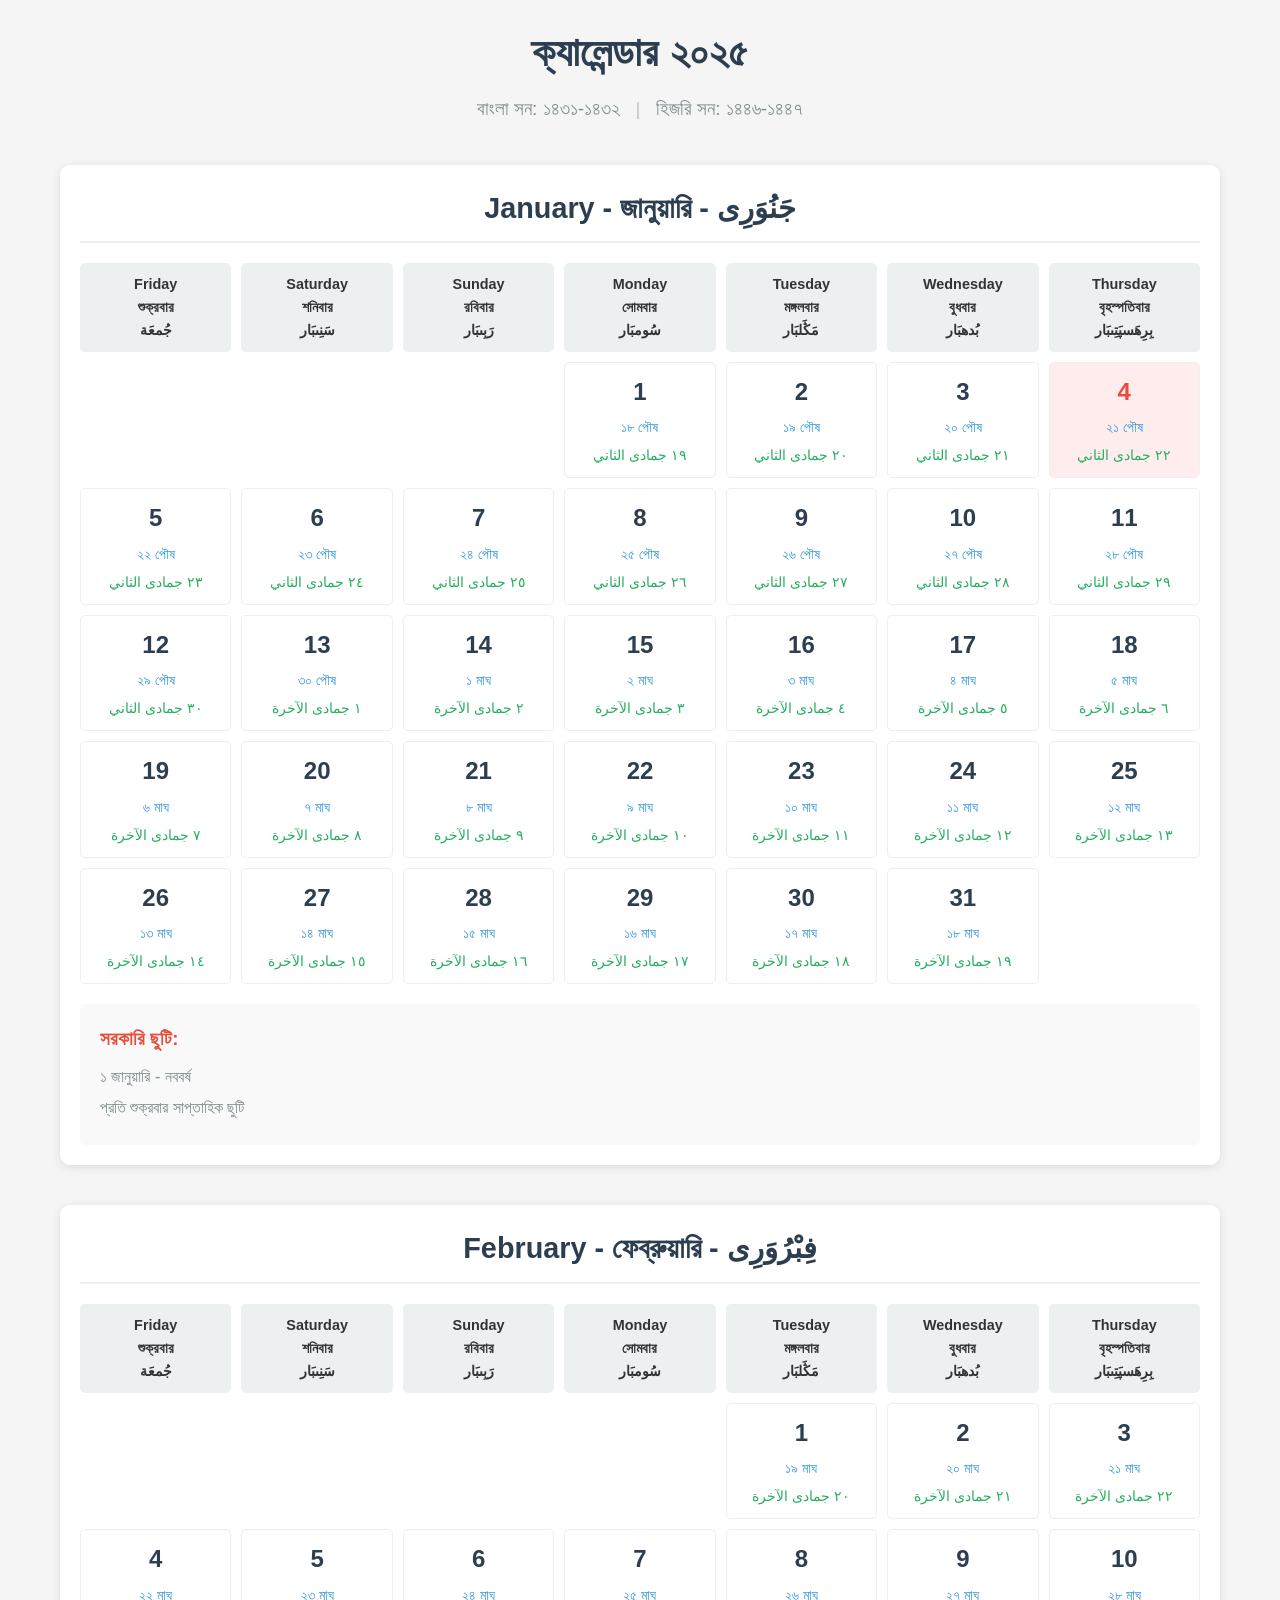
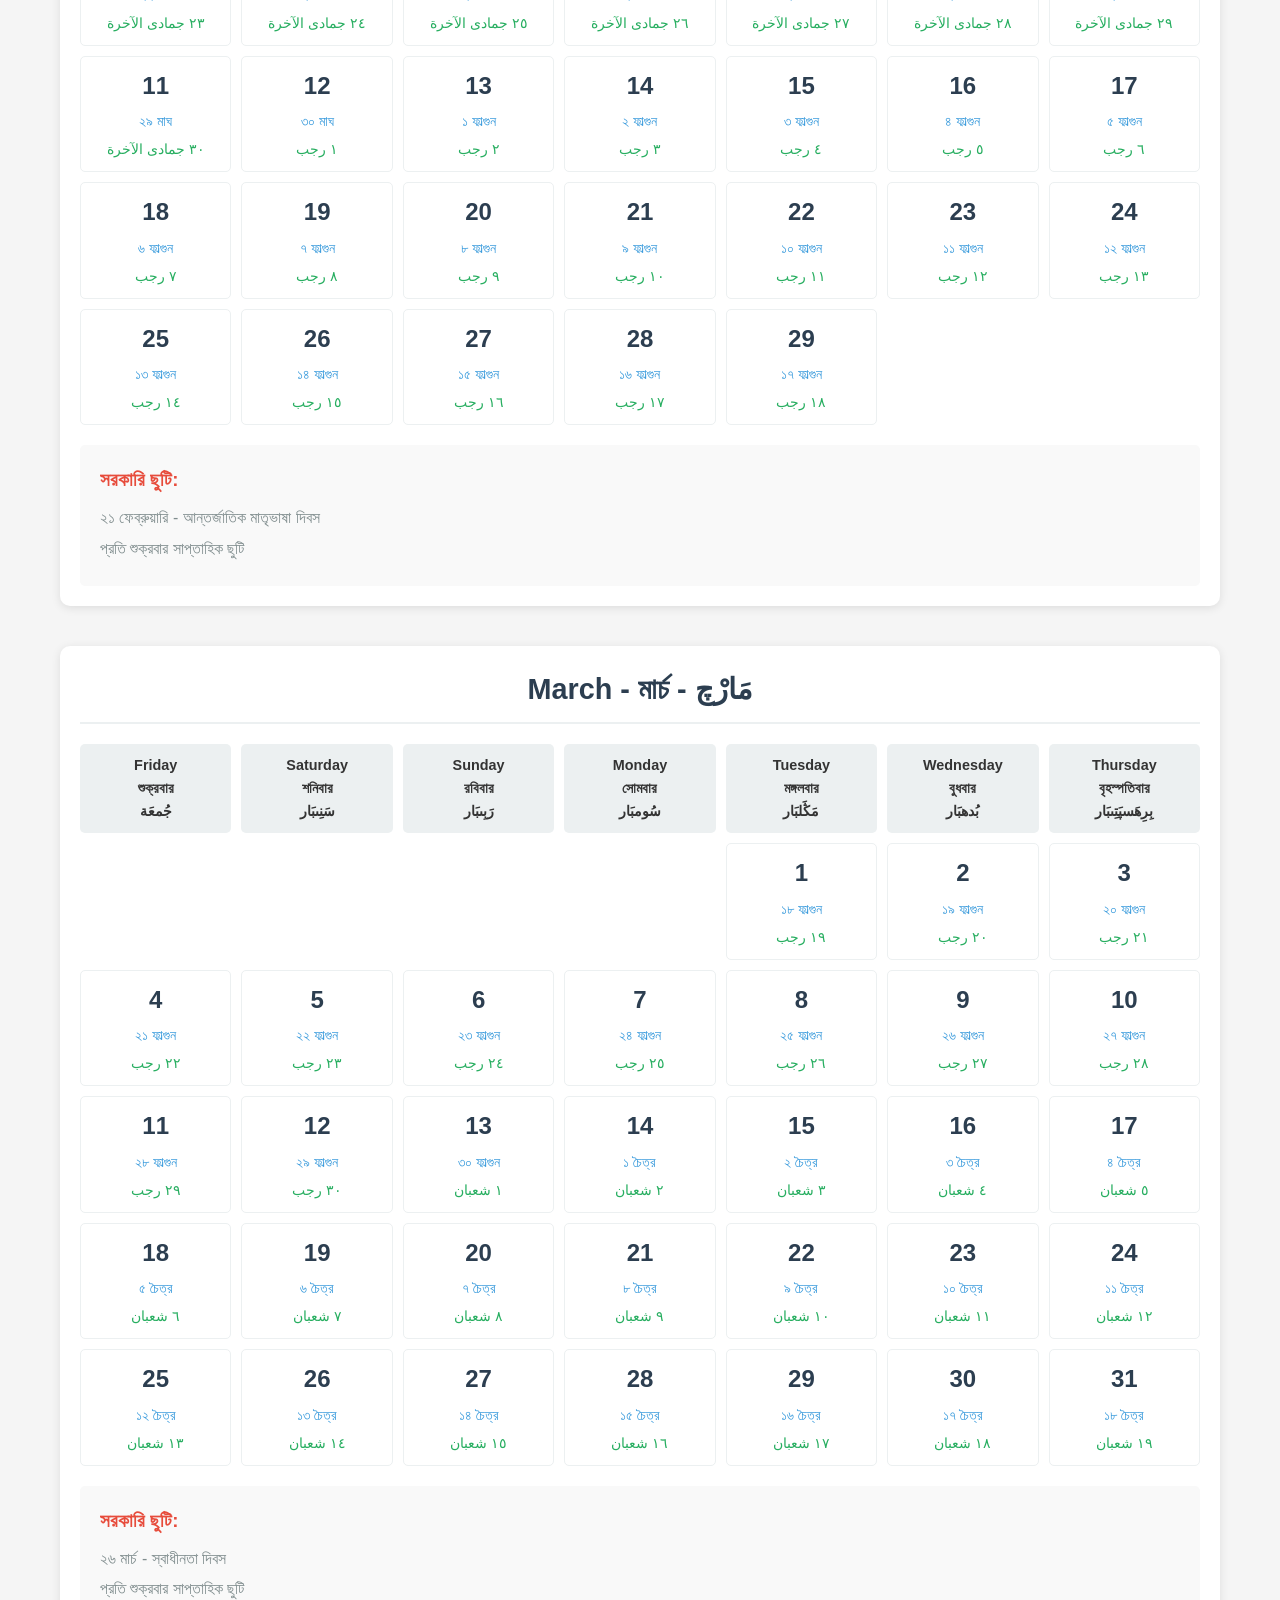
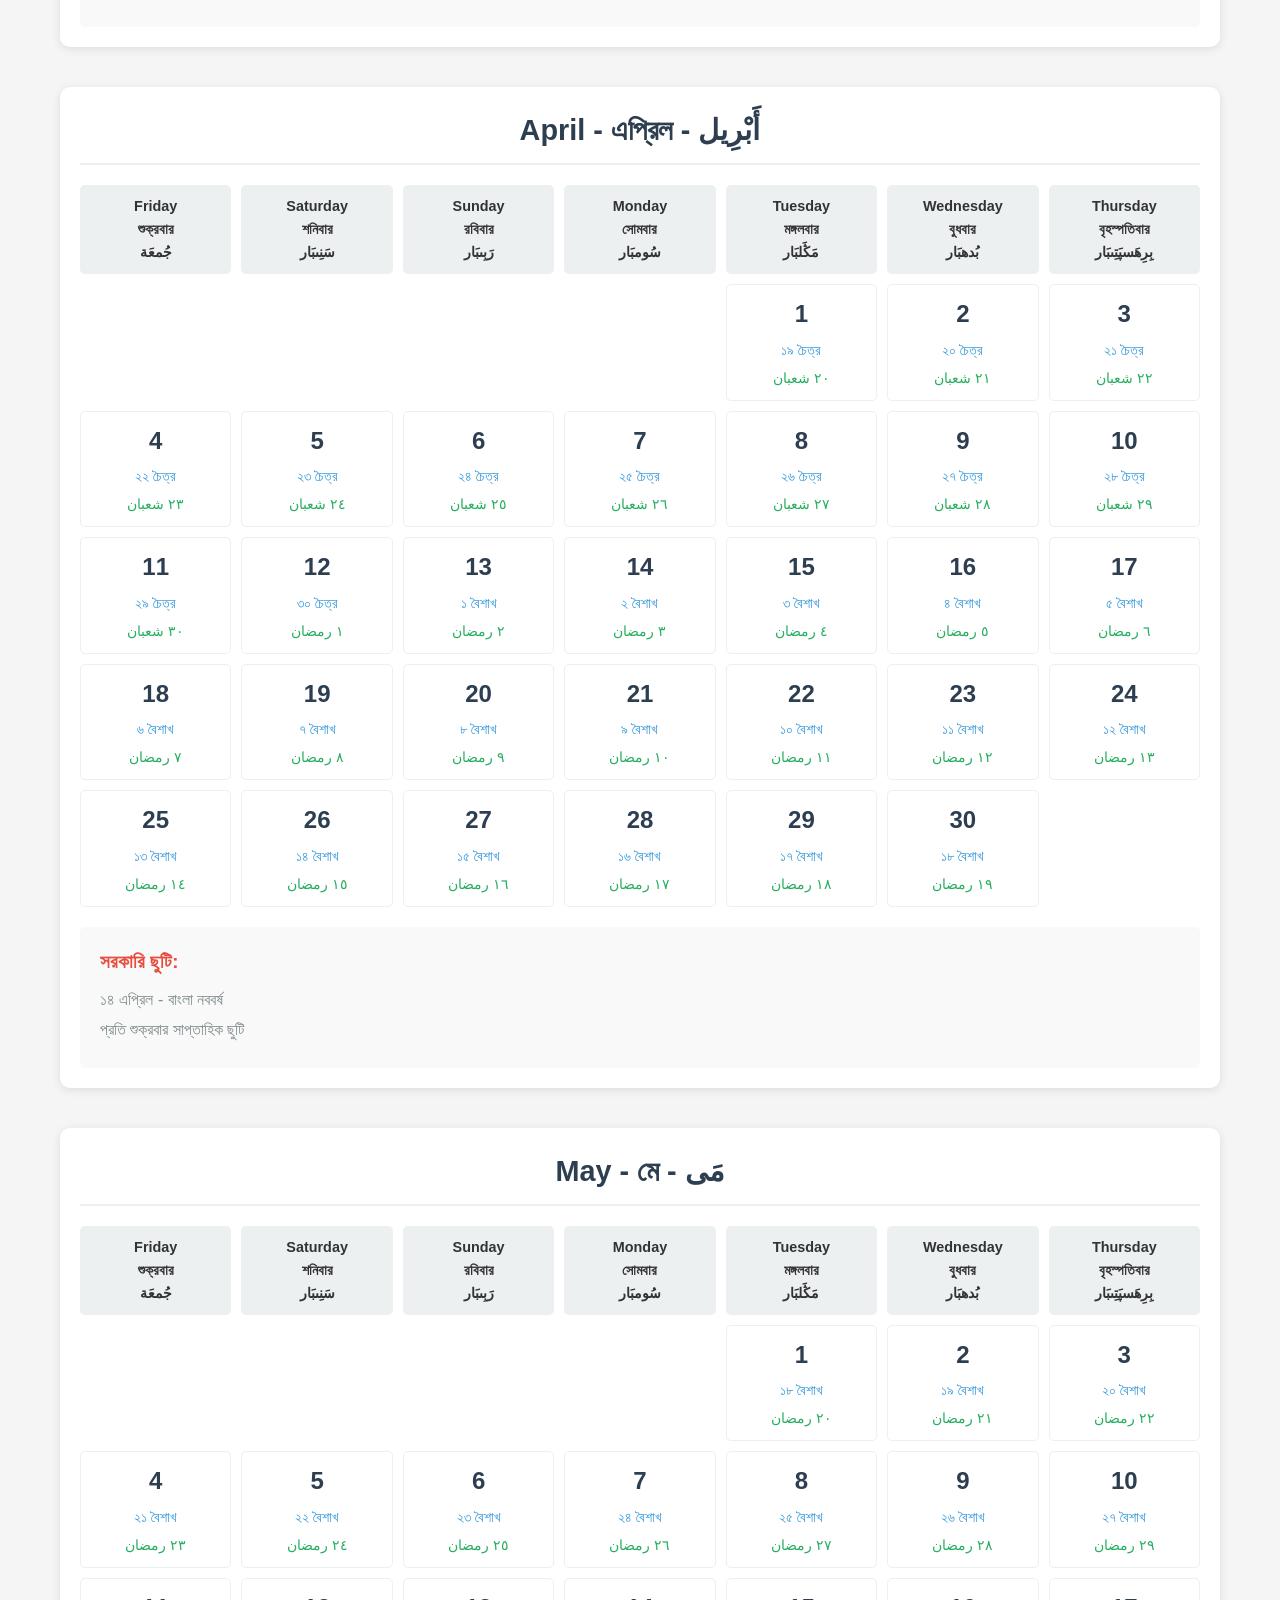
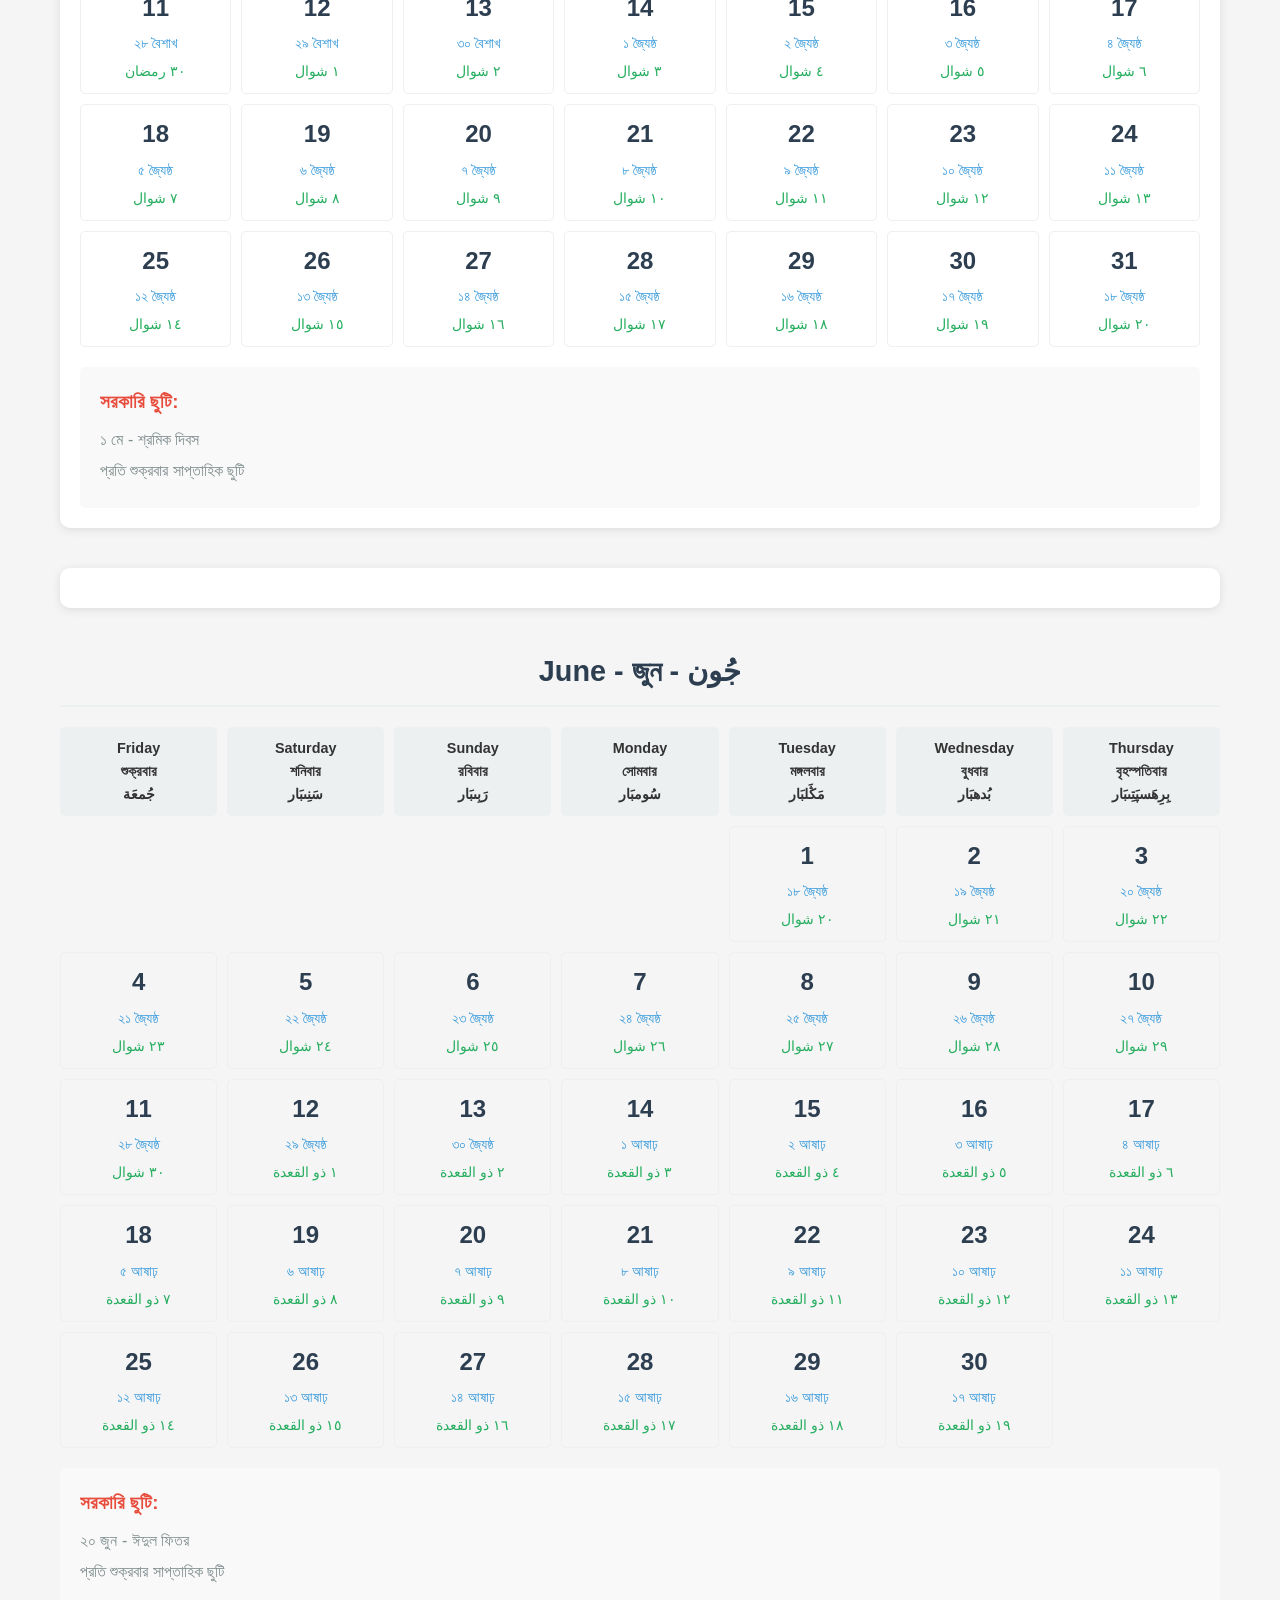
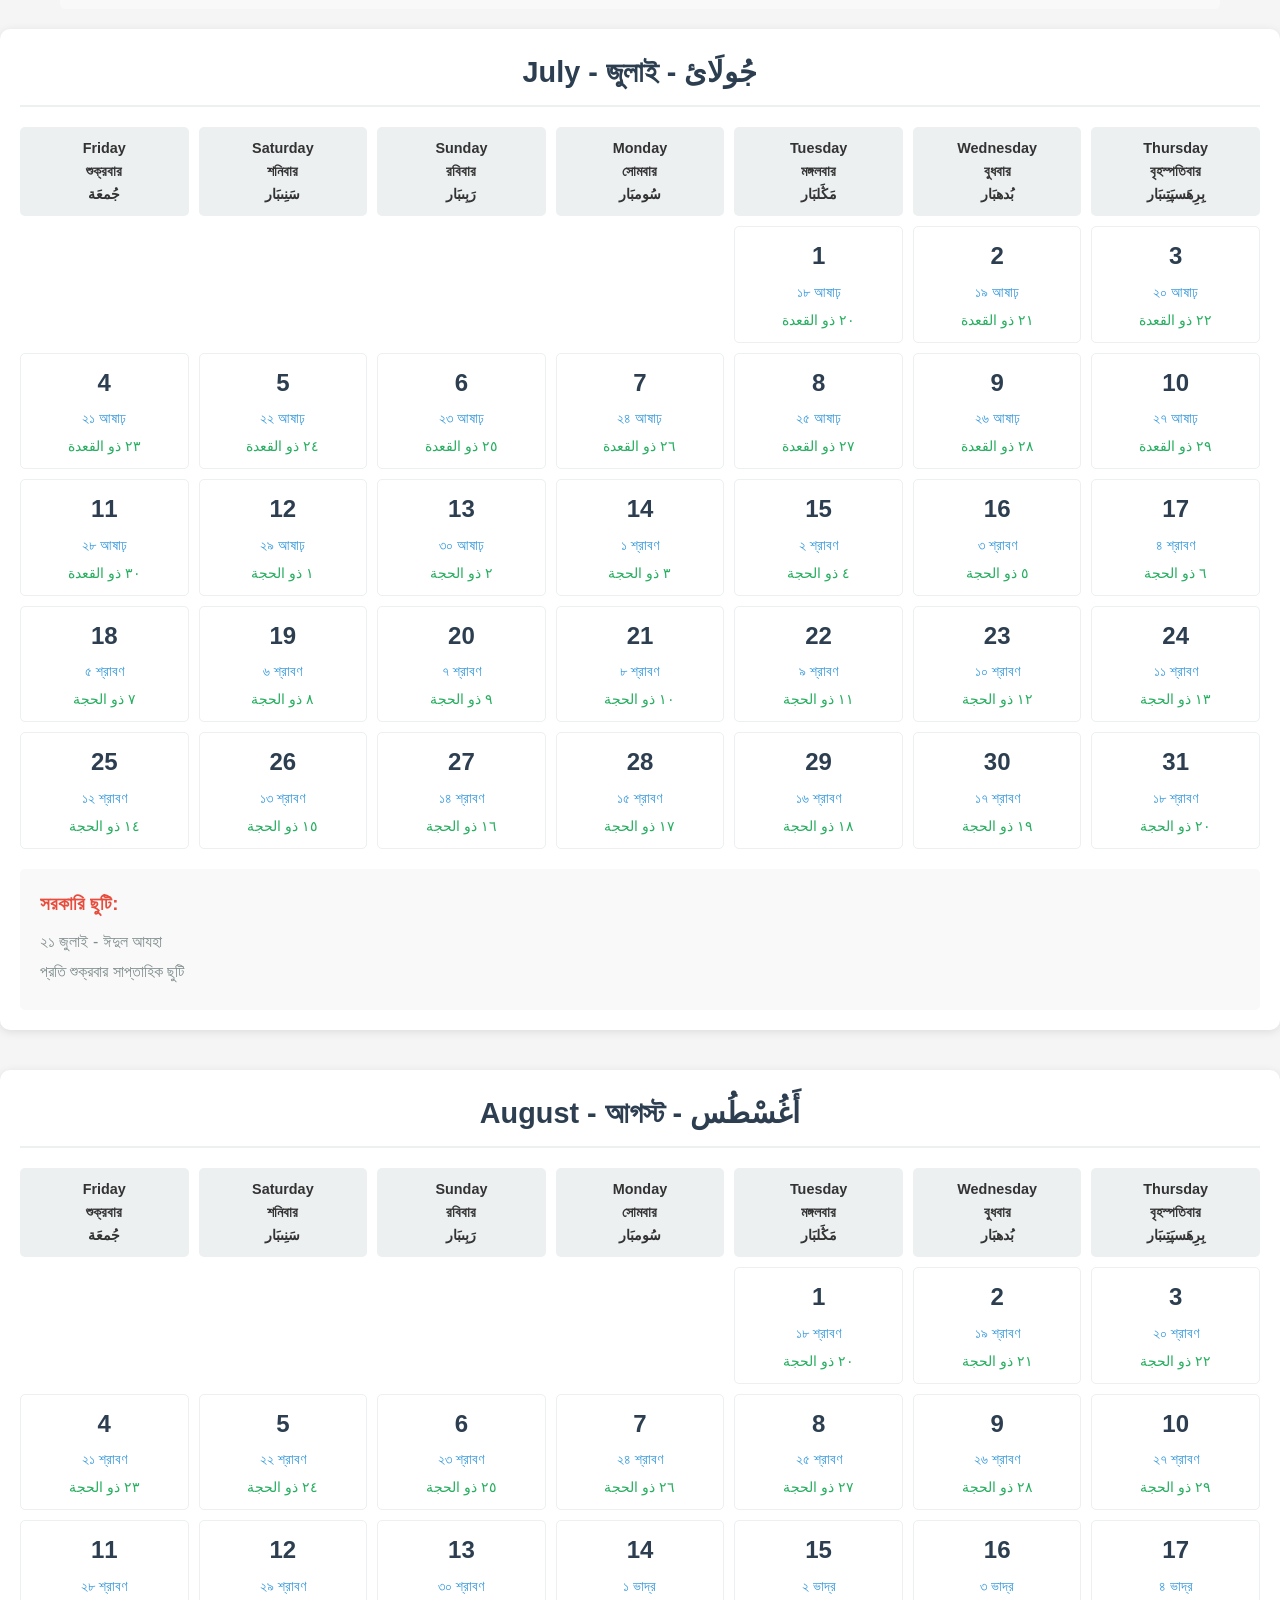
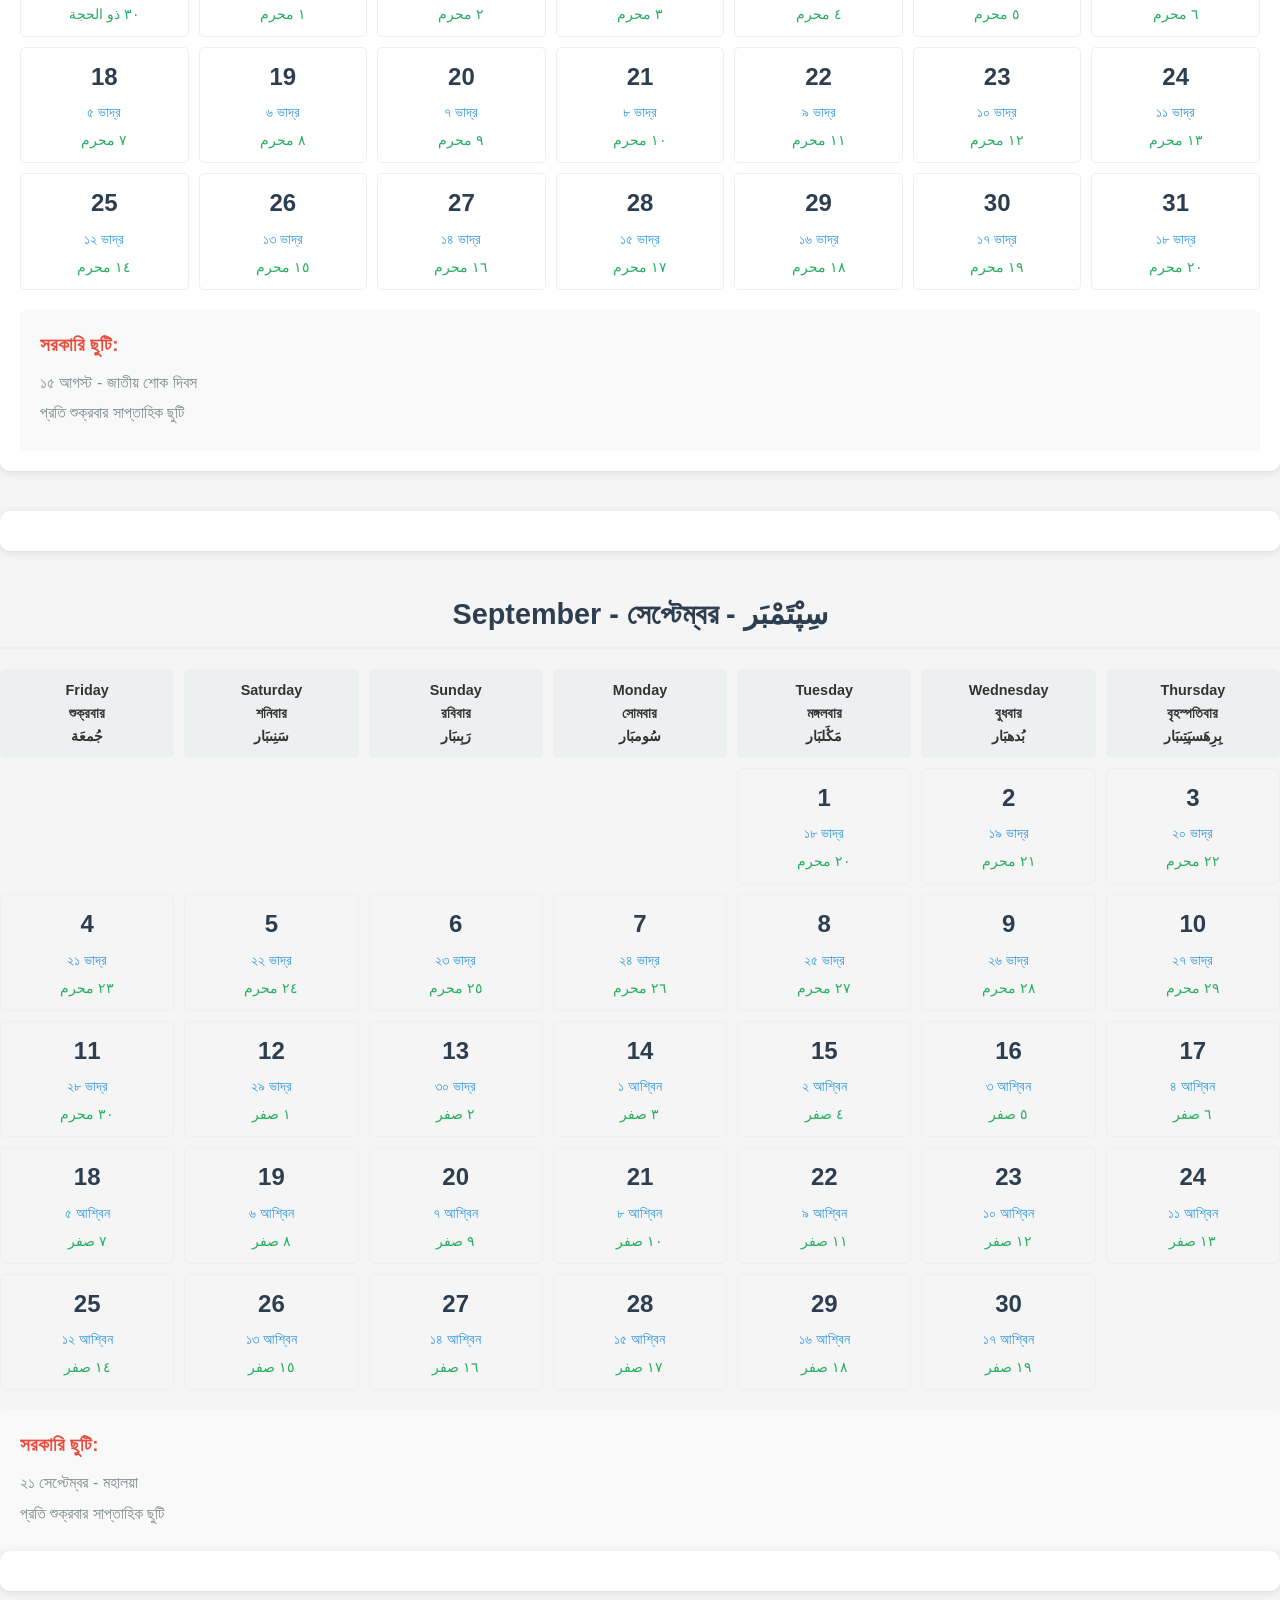
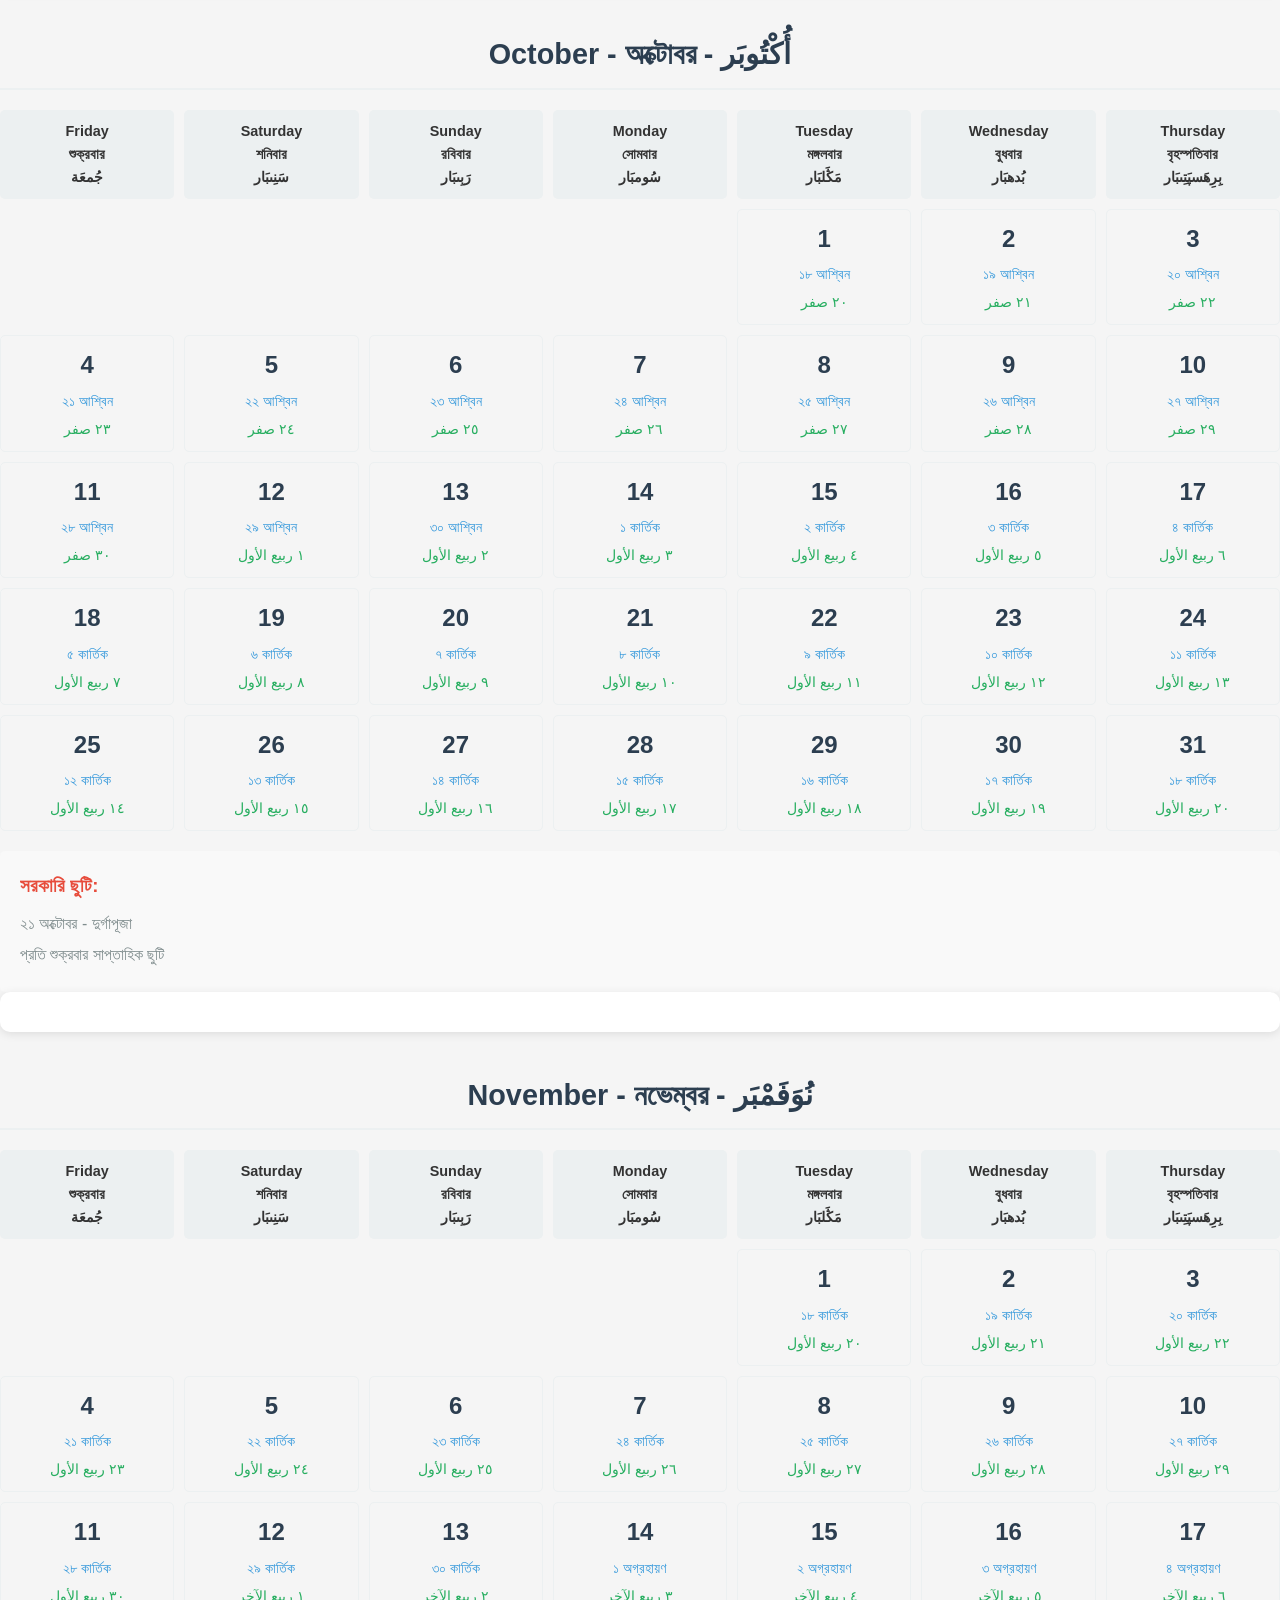
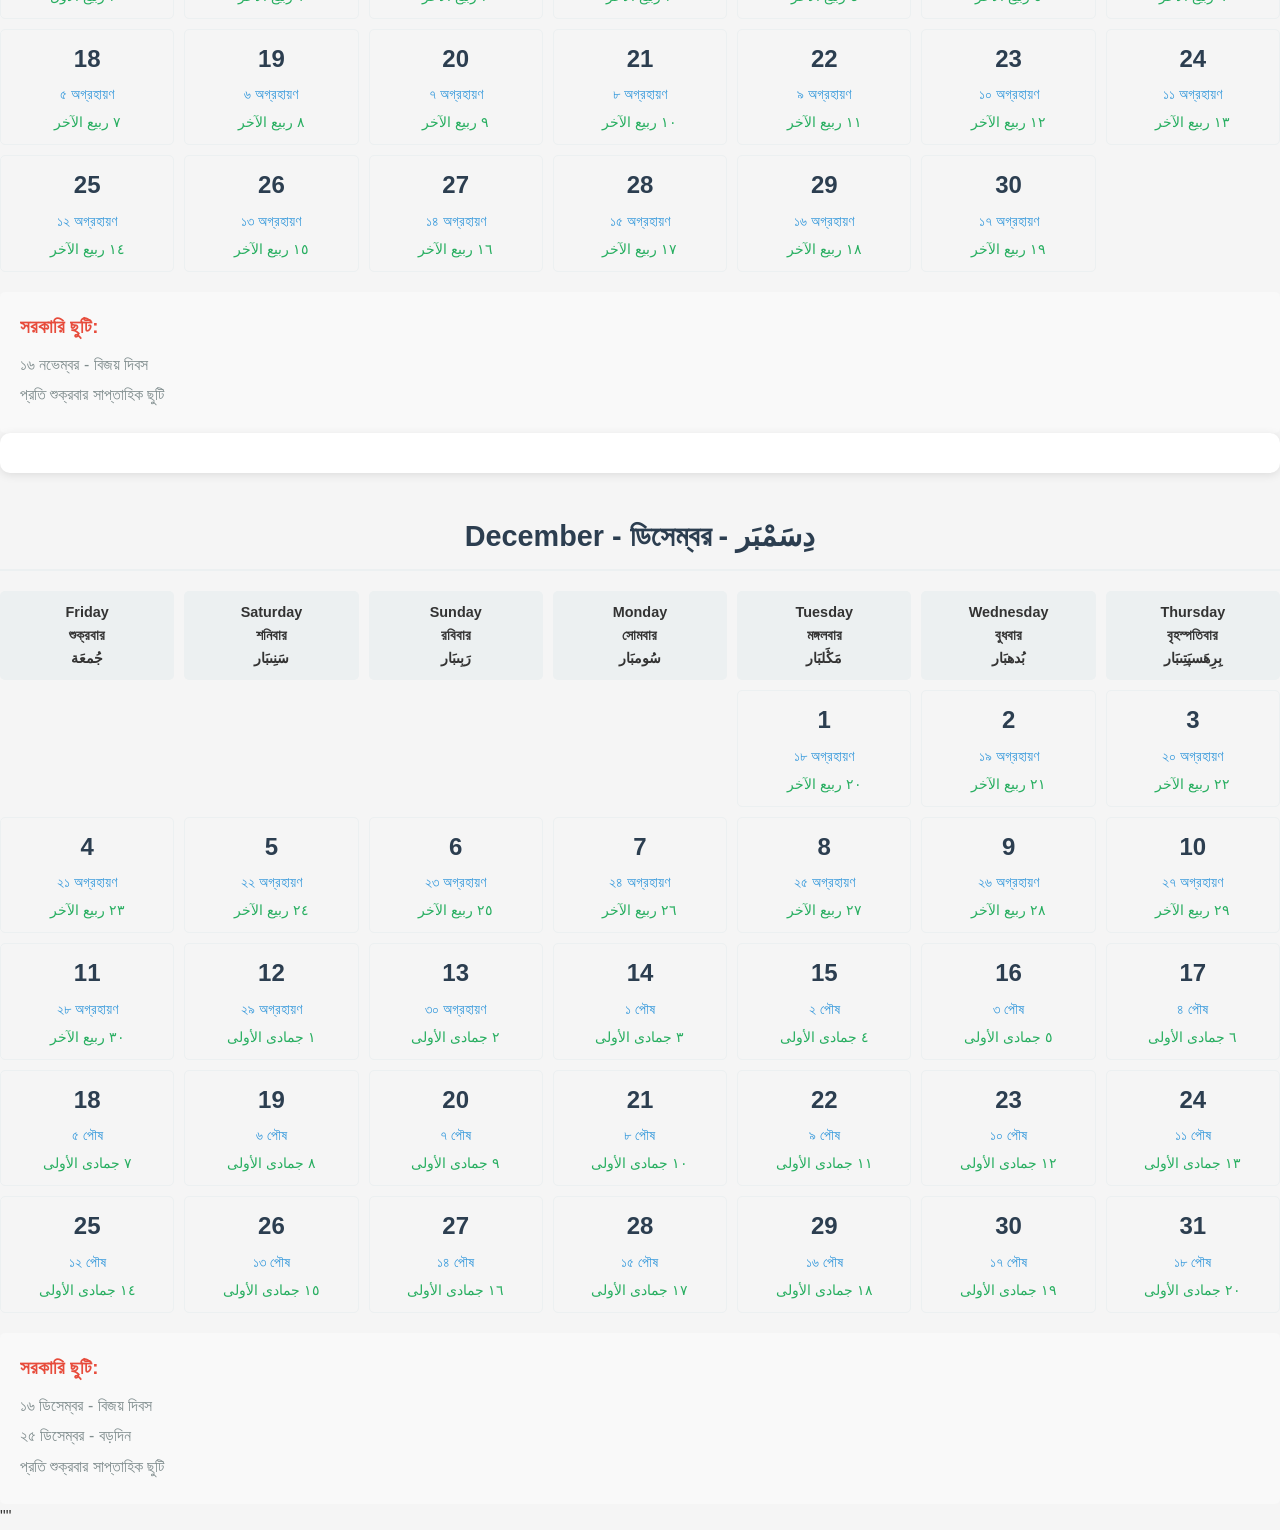
<file: Form/calendar.html>
<!DOCTYPE html>
<html lang="bn">

<head>
    <meta charset="UTF-8">
    <meta name="viewport" content="width=device-width, initial-scale=1.0">
    <title>ক্যালেন্ডার ২০২৫</title>
    <link rel="stylesheet" href="calendar.css">
</head>

<body>
    <div class="container">
        <div class="calendar-header">
            <h1>ক্যালেন্ডার ২০২৫</h1>
            <p class="year-info">
                বাংলা সন: ১৪৩১-১৪৩২
                <span class="separator">|</span>
                হিজরি সন: ১৪৪৬-১৪৪৭
            </p>
        </div>

        <div class="month">
            <h2 class="month-title">January - জানুয়ারি - جَنُوَرِى</h2>
            <div class="calendar-grid">
                <div class="weekday">Friday<br>শুক্রবার<br>جُمعَة</div>
                <div class="weekday">Saturday<br>শনিবার<br>سَنِىبَار</div>
                <div class="weekday">Sunday<br>রবিবার<br>رَبِىبَار</div>
                <div class="weekday">Monday<br>সোমবার<br>سُومبَار</div>
                <div class="weekday">Tuesday<br>মঙ্গলবার<br>مَڭَلبَار</div>
                <div class="weekday">Wednesday<br>বুধবার<br>بُدھبَار</div>
                <div class="weekday">Thursday<br>বৃহস্পতিবার<br>بِرِھَسپَتِىبَار</div>

                <div class="date-empty"></div>
                <div class="date-empty"></div>
                <div class="date-empty"></div>
                <div class="date-box">
                    <span class="english-date">1</span>
                    <span class="bengali-date">১৮ পৌষ</span>
                    <span class="arabic-date">١٩ جمادى الثاني</span>
                </div>
                <div class="date-box">
                    <span class="english-date">2</span>
                    <span class="bengali-date">১৯ পৌষ</span>
                    <span class="arabic-date">٢٠ جمادى الثاني</span>
                </div>
                <div class="date-box">
                    <span class="english-date">3</span>
                    <span class="bengali-date">২০ পৌষ</span>
                    <span class="arabic-date">٢١ جمادى الثاني</span>
                </div>
                <div class="date-box holiday">
                    <span class="english-date">4</span>
                    <span class="bengali-date">২১ পৌষ</span>
                    <span class="arabic-date">٢٢ جمادى الثاني</span>
                </div>
                <!-- Continue with remaining dates... -->
                <div class="date-box">
                    <span class="english-date">5</span>
                    <span class="bengali-date">২২ পৌষ</span>
                    <span class="arabic-date">٢٣ جمادى الثاني</span>
                </div>
                <div class="date-box">
                    <span class="english-date">6</span>
                    <span class="bengali-date">২৩ পৌষ</span>
                    <span class="arabic-date">٢٤ جمادى الثاني</span>
                </div>
                <div class="date-box">
                    <span class="english-date">7</span>
                    <span class="bengali-date">২৪ পৌষ</span>
                    <span class="arabic-date">٢٥ جمادى الثاني</span>
                </div>
                <div class="date-box">
                    <span class="english-date">8</span>
                    <span class="bengali-date">২৫ পৌষ</span>
                    <span class="arabic-date">٢٦ جمادى الثاني</span>
                </div>
                <div class="date-box">
                    <span class="english-date">9</span>
                    <span class="bengali-date">২৬ পৌষ</span>
                    <span class="arabic-date">٢٧ جمادى الثاني</span>
                </div>
                <div class="date-box">
                    <span class="english-date">10</span>
                    <span class="bengali-date">২৭ পৌষ</span>
                    <span class="arabic-date">٢٨ جمادى الثاني</span>
                </div>
                <div class="date-box">
                    <span class="english-date">11</span>
                    <span class="bengali-date">২৮ পৌষ</span>
                    <span class="arabic-date">٢٩ جمادى الثاني</span>
                </div>
                <div class="date-box">
                    <span class="english-date">12</span>
                    <span class="bengali-date">২৯ পৌষ</span>
                    <span class="arabic-date">٣٠ جمادى الثاني</span>
                </div>
                <div class="date-box">
                    <span class="english-date">13</span>
                    <span class="bengali-date">৩০ পৌষ</span>
                    <span class="arabic-date">١ جمادى الآخرة</span>
                </div>
                <div class="date-box">
                    <span class="english-date">14</span>
                    <span class="bengali-date">১ মাঘ</span>
                    <span class="arabic-date">٢ جمادى الآخرة</span>
                </div>
                <div class="date-box">
                    <span class="english-date">15</span>
                    <span class="bengali-date">২ মাঘ</span>
                    <span class="arabic-date">٣ جمادى الآخرة</span>
                </div>
                <div class="date-box">
                    <span class="english-date">16</span>
                    <span class="bengali-date">৩ মাঘ</span>
                    <span class="arabic-date">٤ جمادى الآخرة</span>
                </div>
                <div class="date-box">
                    <span class="english-date">17</span>
                    <span class="bengali-date">৪ মাঘ</span>
                    <span class="arabic-date">٥ جمادى الآخرة</span>
                </div>
                <div class="date-box">
                    <span class="english-date">18</span>
                    <span class="bengali-date">৫ মাঘ</span>
                    <span class="arabic-date">٦ جمادى الآخرة</span>
                </div>
                <div class="date-box">
                    <span class="english-date">19</span>
                    <span class="bengali-date">৬ মাঘ</span>
                    <span class="arabic-date">٧ جمادى الآخرة</span>
                </div>
                <div class="date-box">
                    <span class="english-date">20</span>
                    <span class="bengali-date">৭ মাঘ</span>
                    <span class="arabic-date">٨ جمادى الآخرة</span>
                </div>
                <div class="date-box">
                    <span class="english-date">21</span>
                    <span class="bengali-date">৮ মাঘ</span>
                    <span class="arabic-date">٩ جمادى الآخرة</span>
                </div>
                <div class="date-box">
                    <span class="english-date">22</span>
                    <span class="bengali-date">৯ মাঘ</span>
                    <span class="arabic-date">١٠ جمادى الآخرة</span>
                </div>
                <div class="date-box">
                    <span class="english-date">23</span>
                    <span class="bengali-date">১০ মাঘ</span>
                    <span class="arabic-date">١١ جمادى الآخرة</span>
                </div>
                <div class="date-box">
                    <span class="english-date">24</span>
                    <span class="bengali-date">১১ মাঘ</span>
                    <span class="arabic-date">١٢ جمادى الآخرة</span>
                </div>
                <div class="date-box">
                    <span class="english-date">25</span>
                    <span class="bengali-date">১২ মাঘ</span>
                    <span class="arabic-date">١٣ جمادى الآخرة</span>
                </div>
                <div class="date-box">
                    <span class="english-date">26</span>
                    <span class="bengali-date">১৩ মাঘ</span>
                    <span class="arabic-date">١٤ جمادى الآخرة</span>
                </div>
                <div class="date-box">
                    <span class="english-date">27</span>
                    <span class="bengali-date">১৪ মাঘ</span>
                    <span class="arabic-date">١٥ جمادى الآخرة</span>
                </div>
                <div class="date-box">
                    <span class="english-date">28</span>
                    <span class="bengali-date">১৫ মাঘ</span>
                    <span class="arabic-date">١٦ جمادى الآخرة</span>
                </div>
                <div class="date-box">
                    <span class="english-date">29</span>
                    <span class="bengali-date">১৬ মাঘ</span>
                    <span class="arabic-date">١٧ جمادى الآخرة</span>
                </div>
                <div class="date-box">
                    <span class="english-date">30</span>
                    <span class="bengali-date">১৭ মাঘ</span>
                    <span class="arabic-date">١٨ جمادى الآخرة</span>
                </div>
                <div class="date-box">
                    <span class="english-date">31</span>
                    <span class="bengali-date">১৮ মাঘ</span>
                    <span class="arabic-date">١٩ جمادى الآخرة</span>
                </div>
            </div>
            <div class="holiday-list">
                <h3>সরকারি ছুটি:</h3>
                <ul>
                    <li>১ জানুয়ারি - নববর্ষ</li>
                    <li>প্রতি শুক্রবার সাপ্তাহিক ছুটি</li>
                </ul>
            </div>
        </div>
        <!-- Additional months would follow the same pattern -->
        <div class="month">
            <h2 class="month-title">February - ফেব্রুয়ারি - فِبْرُوَرِى</h2>
            <div class="calendar-grid">
                <div class="weekday">Friday<br>শুক্রবার<br>جُمعَة</div>
                <div class="weekday">Saturday<br>শনিবার<br>سَنِىبَار</div>
                <div class="weekday">Sunday<br>রবিবার<br>رَبِىبَار</div>
                <div class="weekday">Monday<br>সোমবার<br>سُومبَار</div>
                <div class="weekday">Tuesday<br>মঙ্গলবার<br>مَڭَلبَار</div>
                <div class="weekday">Wednesday<br>বুধবার<br>بُدھبَار</div>
                <div class="weekday">Thursday<br>বৃহস্পতিবার<br>بِرِھَسپَتِىبَار</div>

                <div class="date-empty"></div>
                <div class="date-empty"></div>
                <div class="date-empty"></div>
                <div class="date-empty"></div>
                <div class="date-box">
                    <span class="english-date">1</span>
                    <span class="bengali-date">১৯ মাঘ</span>
                    <span class="arabic-date">٢٠ جمادى الآخرة</span>
                </div>
                <div class="date-box">
                    <span class="english-date">2</span>
                    <span class="bengali-date">২০ মাঘ</span>
                    <span class="arabic-date">٢١ جمادى الآخرة</span>
                </div>
                <div class="date-box">
                    <span class="english-date">3</span>
                    <span class="bengali-date">২১ মাঘ</span>
                    <span class="arabic-date">٢٢ جمادى الآخرة</span>
                </div>
                <div class="date-box">
                    <span class="english-date">4</span>
                    <span class="bengali-date">২২ মাঘ</span>
                    <span class="arabic-date">٢٣ جمادى الآخرة</span>
                </div>
                <div class="date-box">
                    <span class="english-date">5</span>
                    <span class="bengali-date">২৩ মাঘ</span>
                    <span class="arabic-date">٢٤ جمادى الآخرة</span>
                </div>
                <div class="date-box">
                    <span class="english-date">6</span>
                    <span class="bengali-date">২৪ মাঘ</span>
                    <span class="arabic-date">٢٥ جمادى الآخرة</span>
                </div>
                <div class="date-box">
                    <span class="english-date">7</span>
                    <span class="bengali-date">২৫ মাঘ</span>
                    <span class="arabic-date">٢٦ جمادى الآخرة</span>
                </div>
                <div class="date-box">
                    <span class="english-date">8</span>
                    <span class="bengali-date">২৬ মাঘ</span>
                    <span class="arabic-date">٢٧ جمادى الآخرة</span>
                </div>
                <div class="date-box">
                    <span class="english-date">9</span>
                    <span class="bengali-date">২৭ মাঘ</span>
                    <span class="arabic-date">٢٨ جمادى الآخرة</span>
                </div>
                <div class="date-box">
                    <span class="english-date">10</span>
                    <span class="bengali-date">২৮ মাঘ</span>
                    <span class="arabic-date">٢٩ جمادى الآخرة</span>
                </div>
                <div class="date-box">
                    <span class="english-date">11</span>
                    <span class="bengali-date">২৯ মাঘ</span>
                    <span class="arabic-date">٣٠ جمادى الآخرة</span>
                </div>
                <div class="date-box">
                    <span class="english-date">12</span>
                    <span class="bengali-date">৩০ মাঘ</span>
                    <span class="arabic-date">١ رجب</span>
                </div>
                <div class="date-box">
                    <span class="english-date">13</span>
                    <span class="bengali-date">১ ফাল্গুন</span>
                    <span class="arabic-date">٢ رجب</span>
                </div>
                <div class="date-box">
                    <span class="english-date">14</span>
                    <span class="bengali-date">২ ফাল্গুন</span>
                    <span class="arabic-date">٣ رجب</span>
                </div>
                <div class="date-box">
                    <span class="english-date">15</span>
                    <span class="bengali-date">৩ ফাল্গুন</span>
                    <span class="arabic-date">٤ رجب</span>
                </div>
                <div class="date-box">
                    <span class="english-date">16</span>
                    <span class="bengali-date">৪ ফাল্গুন</span>
                    <span class="arabic-date">٥ رجب</span>
                </div>
                <div class="date-box">
                    <span class="english-date">17</span>
                    <span class="bengali-date">৫ ফাল্গুন</span>
                    <span class="arabic-date">٦ رجب</span>
                </div>
                <div class="date-box">
                    <span class="english-date">18</span>
                    <span class="bengali-date">৬ ফাল্গুন</span>
                    <span class="arabic-date">٧ رجب</span>
                </div>
                <div class="date-box">
                    <span class="english-date">19</span>
                    <span class="bengali-date">৭ ফাল্গুন</span>
                    <span class="arabic-date">٨ رجب</span>
                </div>
                <div class="date-box">
                    <span class="english-date">20</span>
                    <span class="bengali-date">৮ ফাল্গুন</span>
                    <span class="arabic-date">٩ رجب</span>
                </div>
                <div class="date-box">
                    <span class="english-date">21</span>
                    <span class="bengali-date">৯ ফাল্গুন</span>
                    <span class="arabic-date">١٠ رجب</span>
                </div>
                <div class="date-box">
                    <span class="english-date">22</span>
                    <span class="bengali-date">১০ ফাল্গুন</span>
                    <span class="arabic-date">١١ رجب</span>
                </div>
                <div class="date-box">
                    <span class="english-date">23</span>
                    <span class="bengali-date">১১ ফাল্গুন</span>
                    <span class="arabic-date">١٢ رجب</span>
                </div>
                <div class="date-box">
                    <span class="english-date">24</span>
                    <span class="bengali-date">১২ ফাল্গুন</span>
                    <span class="arabic-date">١٣ رجب</span>
                </div>
                <div class="date-box">
                    <span class="english-date">25</span>
                    <span class="bengali-date">১৩ ফাল্গুন</span>
                    <span class="arabic-date">١٤ رجب</span>
                </div>
                <div class="date-box">
                    <span class="english-date">26</span>
                    <span class="bengali-date">১৪ ফাল্গুন</span>
                    <span class="arabic-date">١٥ رجب</span>
                </div>
                <div class="date-box">
                    <span class="english-date">27</span>
                    <span class="bengali-date">১৫ ফাল্গুন</span>
                    <span class="arabic-date">١٦ رجب</span>
                </div>
                <div class="date-box">
                    <span class="english-date">28</span>
                    <span class="bengali-date">১৬ ফাল্গুন</span>
                    <span class="arabic-date">١٧ رجب</span>
                </div>
                <div class="date-box">
                    <span class="english-date">29</span>
                    <span class="bengali-date">১৭ ফাল্গুন</span>
                    <span class="arabic-date">١٨ رجب</span>
                </div>
            </div>
            <div class="holiday-list">
                <h3>সরকারি ছুটি:</h3>
                <ul>
                    <li>২১ ফেব্রুয়ারি - আন্তর্জাতিক মাতৃভাষা দিবস</li>
                    <li>প্রতি শুক্রবার সাপ্তাহিক ছুটি</li>
                </ul>
            </div>
        </div>
        <!-- Additional months would follow the same pattern -->
        <div class="month">
            <h2 class="month-title">March - মার্চ - مَارْچ</h2>
            <div class="calendar-grid">
                <div class="weekday">Friday<br>শুক্রবার<br>جُمعَة</div>
                <div class="weekday">Saturday<br>শনিবার<br>سَنِىبَار</div>
                <div class="weekday">Sunday<br>রবিবার<br>رَبِىبَار</div>
                <div class="weekday">Monday<br>সোমবার<br>سُومبَار</div>
                <div class="weekday">Tuesday<br>মঙ্গলবার<br>مَڭَلبَار</div>
                <div class="weekday">Wednesday<br>বুধবার<br>بُدھبَار</div>
                <div class="weekday">Thursday<br>বৃহস্পতিবার<br>بِرِھَسپَتِىبَار</div>

                <div class="date-empty"></div>
                <div class="date-empty"></div>
                <div class="date-empty"></div>
                <div class="date-empty"></div>
                <div class="date-box">
                    <span class="english-date">1</span>
                    <span class="bengali-date">১৮ ফাল্গুন</span>
                    <span class="arabic-date">١٩ رجب</span>
                </div>
                <div class="date-box">
                    <span class="english-date">2</span>
                    <span class="bengali-date">১৯ ফাল্গুন</span>
                    <span class="arabic-date">٢٠ رجب</span>
                </div>
                <div class="date-box">
                    <span class="english-date">3</span>
                    <span class="bengali-date">২০ ফাল্গুন</span>
                    <span class="arabic-date">٢١ رجب</span>
                </div>
                <div class="date-box">
                    <span class="english-date">4</span>
                    <span class="bengali-date">২১ ফাল্গুন</span>
                    <span class="arabic-date">٢٢ رجب</span>
                </div>
                <div class="date-box">
                    <span class="english-date">5</span>
                    <span class="bengali-date">২২ ফাল্গুন</span>
                    <span class="arabic-date">٢٣ رجب</span>
                </div>
                <div class="date-box">
                    <span class="english-date">6</span>
                    <span class="bengali-date">২৩ ফাল্গুন</span>
                    <span class="arabic-date">٢٤ رجب</span>
                </div>
                <div class="date-box">
                    <span class="english-date">7</span>
                    <span class="bengali-date">২৪ ফাল্গুন</span>
                    <span class="arabic-date">٢٥ رجب</span>
                </div>
                <div class="date-box">
                    <span class="english-date">8</span>
                    <span class="bengali-date">২৫ ফাল্গুন</span>
                    <span class="arabic-date">٢٦ رجب</span>
                </div>
                <div class="date-box">
                    <span class="english-date">9</span>
                    <span class="bengali-date">২৬ ফাল্গুন</span>
                    <span class="arabic-date">٢٧ رجب</span>
                </div>
                <div class="date-box">
                    <span class="english-date">10</span>
                    <span class="bengali-date">২৭ ফাল্গুন</span>
                    <span class="arabic-date">٢٨ رجب</span>
                </div>
                <div class="date-box">
                    <span class="english-date">11</span>
                    <span class="bengali-date">২৮ ফাল্গুন</span>
                    <span class="arabic-date">٢٩ رجب</span>
                </div>
                <div class="date-box">
                    <span class="english-date">12</span>
                    <span class="bengali-date">২৯ ফাল্গুন</span>
                    <span class="arabic-date">٣٠ رجب</span>
                </div>
                <div class="date-box">
                    <span class="english-date">13</span>
                    <span class="bengali-date">৩০ ফাল্গুন</span>
                    <span class="arabic-date">١ شعبان</span>
                </div>
                <div class="date-box">
                    <span class="english-date">14</span>
                    <span class="bengali-date">১ চৈত্র</span>
                    <span class="arabic-date">٢ شعبان</span>
                </div>
                <div class="date-box">
                    <span class="english-date">15</span>
                    <span class="bengali-date">২ চৈত্র</span>
                    <span class="arabic-date">٣ شعبان</span>
                </div>
                <div class="date-box">
                    <span class="english-date">16</span>
                    <span class="bengali-date">৩ চৈত্র</span>
                    <span class="arabic-date">٤ شعبان</span>
                </div>
                <div class="date-box">
                    <span class="english-date">17</span>
                    <span class="bengali-date">৪ চৈত্র</span>
                    <span class="arabic-date">٥ شعبان</span>
                </div>
                <div class="date-box">
                    <span class="english-date">18</span>
                    <span class="bengali-date">৫ চৈত্র</span>
                    <span class="arabic-date">٦ شعبان</span>
                </div>
                <div class="date-box">
                    <span class="english-date">19</span>
                    <span class="bengali-date">৬ চৈত্র</span>
                    <span class="arabic-date">٧ شعبان</span>
                </div>
                <div class="date-box">
                    <span class="english-date">20</span>
                    <span class="bengali-date">৭ চৈত্র</span>
                    <span class="arabic-date">٨ شعبان</span>
                </div>
                <div class="date-box">
                    <span class="english-date">21</span>
                    <span class="bengali-date">৮ চৈত্র</span>
                    <span class="arabic-date">٩ شعبان</span>
                </div>
                <div class="date-box">
                    <span class="english-date">22</span>
                    <span class="bengali-date">৯ চৈত্র</span>
                    <span class="arabic-date">١٠ شعبان</span>
                </div>
                <div class="date-box">
                    <span class="english-date">23</span>
                    <span class="bengali-date">১০ চৈত্র</span>
                    <span class="arabic-date">١١ شعبان</span>
                </div>
                <div class="date-box">
                    <span class="english-date">24</span>
                    <span class="bengali-date">১১ চৈত্র</span>
                    <span class="arabic-date">١٢ شعبان</span>
                </div>
                <div class="date-box">
                    <span class="english-date">25</span>
                    <span class="bengali-date">১২ চৈত্র</span>
                    <span class="arabic-date">١٣ شعبان</span>
                </div>
                <div class="date-box">
                    <span class="english-date">26</span>
                    <span class="bengali-date">১৩ চৈত্র</span>
                    <span class="arabic-date">١٤ شعبان</span>
                </div>
                <div class="date-box">
                    <span class="english-date">27</span>
                    <span class="bengali-date">১৪ চৈত্র</span>
                    <span class="arabic-date">١٥ شعبان</span>
                </div>
                <div class="date-box">
                    <span class="english-date">28</span>
                    <span class="bengali-date">১৫ চৈত্র</span>
                    <span class="arabic-date">١٦ شعبان</span>
                </div>
                <div class="date-box">
                    <span class="english-date">29</span>
                    <span class="bengali-date">১৬ চৈত্র</span>
                    <span class="arabic-date">١٧ شعبان</span>
                </div>
                <div class="date-box">
                    <span class="english-date">30</span>
                    <span class="bengali-date">১৭ চৈত্র</span>
                    <span class="arabic-date">١٨ شعبان</span>
                </div>
                <div class="date-box">
                    <span class="english-date">31</span>
                    <span class="bengali-date">১৮ চৈত্র</span>
                    <span class="arabic-date">١٩ شعبان</span>
                </div>
            </div>
            <div class="holiday-list">
                <h3>সরকারি ছুটি:</h3>
                <ul>
                    <li>২৬ মার্চ - স্বাধীনতা দিবস</li>
                    <li>প্রতি শুক্রবার সাপ্তাহিক ছুটি</li>
                </ul>
            </div>
        </div>
        <div class="month">
            <h2 class="month-title">April - এপ্রিল - أَبْرِيل</h2>
            <div class="calendar-grid">
                <div class="weekday">Friday<br>শুক্রবার<br>جُمعَة</div>
                <div class="weekday">Saturday<br>শনিবার<br>سَنِىبَار</div>
                <div class="weekday">Sunday<br>রবিবার<br>رَبِىبَار</div>
                <div class="weekday">Monday<br>সোমবার<br>سُومبَار</div>
                <div class="weekday">Tuesday<br>মঙ্গলবার<br>مَڭَلبَار</div>
                <div class="weekday">Wednesday<br>বুধবার<br>بُدھبَار</div>
                <div class="weekday">Thursday<br>বৃহস্পতিবার<br>بِرِھَسپَتِىبَار</div>

                <div class="date-empty"></div>
                <div class="date-empty"></div>
                <div class="date-empty"></div>
                <div class="date-empty"></div>
                <div class="date-box">
                    <span class="english-date">1</span>
                    <span class="bengali-date">১৯ চৈত্র</span>
                    <span class="arabic-date">٢٠ شعبان</span>
                </div>
                <div class="date-box">
                    <span class="english-date">2</span>
                    <span class="bengali-date">২০ চৈত্র</span>
                    <span class="arabic-date">٢١ شعبان</span>
                </div>
                <div class="date-box">
                    <span class="english-date">3</span>
                    <span class="bengali-date">২১ চৈত্র</span>
                    <span class="arabic-date">٢٢ شعبان</span>
                </div>
                <div class="date-box">
                    <span class="english-date">4</span>
                    <span class="bengali-date">২২ চৈত্র</span>
                    <span class="arabic-date">٢٣ شعبان</span>
                </div>
                <div class="date-box">
                    <span class="english-date">5</span>
                    <span class="bengali-date">২৩ চৈত্র</span>
                    <span class="arabic-date">٢٤ شعبان</span>
                </div>
                <div class="date-box">
                    <span class="english-date">6</span>
                    <span class="bengali-date">২৪ চৈত্র</span>
                    <span class="arabic-date">٢٥ شعبان</span>
                </div>
                <div class="date-box">
                    <span class="english-date">7</span>
                    <span class="bengali-date">২৫ চৈত্র</span>
                    <span class="arabic-date">٢٦ شعبان</span>
                </div>
                <div class="date-box">
                    <span class="english-date">8</span>
                    <span class="bengali-date">২৬ চৈত্র</span>
                    <span class="arabic-date">٢٧ شعبان</span>
                </div>
                <div class="date-box">
                    <span class="english-date">9</span>
                    <span class="bengali-date">২৭ চৈত্র</span>
                    <span class="arabic-date">٢٨ شعبان</span>
                </div>
                <div class="date-box">
                    <span class="english-date">10</span>
                    <span class="bengali-date">২৮ চৈত্র</span>
                    <span class="arabic-date">٢٩ شعبان</span>
                </div>
                <div class="date-box">
                    <span class="english-date">11</span>
                    <span class="bengali-date">২৯ চৈত্র</span>
                    <span class="arabic-date">٣٠ شعبان</span>
                </div>
                <div class="date-box">
                    <span class="english-date">12</span>
                    <span class="bengali-date">৩০ চৈত্র</span>
                    <span class="arabic-date">١ رمضان</span>
                </div>
                <div class="date-box">
                    <span class="english-date">13</span>
                    <span class="bengali-date">১ বৈশাখ</span>
                    <span class="arabic-date">٢ رمضان</span>
                </div>
                <div class="date-box">
                    <span class="english-date">14</span>
                    <span class="bengali-date">২ বৈশাখ</span>
                    <span class="arabic-date">٣ رمضان</span>
                </div>
                <div class="date-box">
                    <span class="english-date">15</span>
                    <span class="bengali-date">৩ বৈশাখ</span>
                    <span class="arabic-date">٤ رمضان</span>
                </div>
                <div class="date-box">
                    <span class="english-date">16</span>
                    <span class="bengali-date">৪ বৈশাখ</span>
                    <span class="arabic-date">٥ رمضان</span>
                </div>
                <div class="date-box">
                    <span class="english-date">17</span>
                    <span class="bengali-date">৫ বৈশাখ</span>
                    <span class="arabic-date">٦ رمضان</span>
                </div>
                <div class="date-box">
                    <span class="english-date">18</span>
                    <span class="bengali-date">৬ বৈশাখ</span>
                    <span class="arabic-date">٧ رمضان</span>
                </div>
                <div class="date-box">
                    <span class="english-date">19</span>
                    <span class="bengali-date">৭ বৈশাখ</span>
                    <span class="arabic-date">٨ رمضان</span>
                </div>
                <div class="date-box">
                    <span class="english-date">20</span>
                    <span class="bengali-date">৮ বৈশাখ</span>
                    <span class="arabic-date">٩ رمضان</span>
                </div>
                <div class="date-box">
                    <span class="english-date">21</span>
                    <span class="bengali-date">৯ বৈশাখ</span>
                    <span class="arabic-date">١٠ رمضان</span>
                </div>
                <div class="date-box">
                    <span class="english-date">22</span>
                    <span class="bengali-date">১০ বৈশাখ</span>
                    <span class="arabic-date">١١ رمضان</span>
                </div>
                <div class="date-box">
                    <span class="english-date">23</span>
                    <span class="bengali-date">১১ বৈশাখ</span>
                    <span class="arabic-date">١٢ رمضان</span>
                </div>
                <div class="date-box">
                    <span class="english-date">24</span>
                    <span class="bengali-date">১২ বৈশাখ</span>
                    <span class="arabic-date">١٣ رمضان</span>
                </div>
                <div class="date-box">
                    <span class="english-date">25</span>
                    <span class="bengali-date">১৩ বৈশাখ</span>
                    <span class="arabic-date">١٤ رمضان</span>
                </div>
                <div class="date-box">
                    <span class="english-date">26</span>
                    <span class="bengali-date">১৪ বৈশাখ</span>
                    <span class="arabic-date">١٥ رمضان</span>
                </div>
                <div class="date-box">
                    <span class="english-date">27</span>
                    <span class="bengali-date">১৫ বৈশাখ</span>
                    <span class="arabic-date">١٦ رمضان</span>
                </div>
                <div class="date-box">
                    <span class="english-date">28</span>
                    <span class="bengali-date">১৬ বৈশাখ</span>
                    <span class="arabic-date">١٧ رمضان</span>
                </div>
                <div class="date-box">
                    <span class="english-date">29</span>
                    <span class="bengali-date">১৭ বৈশাখ</span>
                    <span class="arabic-date">١٨ رمضان</span>
                </div>
                <div class="date-box">
                    <span class="english-date">30</span>
                    <span class="bengali-date">১৮ বৈশাখ</span>
                    <span class="arabic-date">١٩ رمضان</span>
                </div>
            </div>
            <div class="holiday-list">
                <h3>সরকারি ছুটি:</h3>
                <ul>
                    <li>১৪ এপ্রিল - বাংলা নববর্ষ</li>
                    <li>প্রতি শুক্রবার সাপ্তাহিক ছুটি</li>
                </ul>
            </div>
        </div>
        <div class="month">
            <h2 class="month-title">May - মে - مَی</h2>
            <div class="calendar-grid">
                <div class="weekday">Friday<br>শুক্রবার<br>جُمعَة</div>
                <div class="weekday">Saturday<br>শনিবার<br>سَنِىبَار</div>
                <div class="weekday">Sunday<br>রবিবার<br>رَبِىبَار</div>
                <div class="weekday">Monday<br>সোমবার<br>سُومبَار</div>
                <div class="weekday">Tuesday<br>মঙ্গলবার<br>مَڭَلبَار</div>
                <div class="weekday">Wednesday<br>বুধবার<br>بُدھبَار</div>
                <div class="weekday">Thursday<br>বৃহস্পতিবার<br>بِرِھَسپَتِىبَار</div>

                <div class="date-empty"></div>
                <div class="date-empty"></div>
                <div class="date-empty"></div>
                <div class="date-empty"></div>
                <div class="date-box">
                    <span class="english-date">1</span>
                    <span class="bengali-date">১৮ বৈশাখ</span>
                    <span class="arabic-date">٢٠ رمضان</span>
                </div>
                <div class="date-box">
                    <span class="english-date">2</span>
                    <span class="bengali-date">১৯ বৈশাখ</span>
                    <span class="arabic-date">٢١ رمضان</span>
                </div>
                <div class="date-box">
                    <span class="english-date">3</span>
                    <span class="bengali-date">২০ বৈশাখ</span>
                    <span class="arabic-date">٢٢ رمضان</span>
                </div>
                <div class="date-box">
                    <span class="english-date">4</span>
                    <span class="bengali-date">২১ বৈশাখ</span>
                    <span class="arabic-date">٢٣ رمضان</span>
                </div>
                <div class="date-box">
                    <span class="english-date">5</span>
                    <span class="bengali-date">২২ বৈশাখ</span>
                    <span class="arabic-date">٢٤ رمضان</span>
                </div>
                <div class="date-box">
                    <span class="english-date">6</span>
                    <span class="bengali-date">২৩ বৈশাখ</span>
                    <span class="arabic-date">٢٥ رمضان</span>
                </div>
                <div class="date-box">
                    <span class="english-date">7</span>
                    <span class="bengali-date">২৪ বৈশাখ</span>
                    <span class="arabic-date">٢٦ رمضان</span>
                </div>
                <div class="date-box">
                    <span class="english-date">8</span>
                    <span class="bengali-date">২৫ বৈশাখ</span>
                    <span class="arabic-date">٢٧ رمضان</span>
                </div>
                <div class="date-box">
                    <span class="english-date">9</span>
                    <span class="bengali-date">২৬ বৈশাখ</span>
                    <span class="arabic-date">٢٨ رمضان</span>
                </div>
                <div class="date-box">
                    <span class="english-date">10</span>
                    <span class="bengali-date">২৭ বৈশাখ</span>
                    <span class="arabic-date">٢٩ رمضان</span>
                </div>
                <div class="date-box">
                    <span class="english-date">11</span>
                    <span class="bengali-date">২৮ বৈশাখ</span>
                    <span class="arabic-date">٣٠ رمضان</span>
                </div>
                <div class="date-box">
                    <span class="english-date">12</span>
                    <span class="bengali-date">২৯ বৈশাখ</span>
                    <span class="arabic-date">١ شوال</span>
                </div>
                <div class="date-box">
                    <span class="english-date">13</span>
                    <span class="bengali-date">৩০ বৈশাখ</span>
                    <span class="arabic-date">٢ شوال</span>
                </div>
                <div class="date-box">
                    <span class="english-date">14</span>
                    <span class="bengali-date">১ জ্যৈষ্ঠ</span>
                    <span class="arabic-date">٣ شوال</span>
                </div>
                <div class="date-box">
                    <span class="english-date">15</span>
                    <span class="bengali-date">২ জ্যৈষ্ঠ</span>
                    <span class="arabic-date">٤ شوال</span>
                </div>
                <div class="date-box">
                    <span class="english-date">16</span>
                    <span class="bengali-date">৩ জ্যৈষ্ঠ</span>
                    <span class="arabic-date">٥ شوال</span>
                </div>
                <div class="date-box">
                    <span class="english-date">17</span>
                    <span class="bengali-date">৪ জ্যৈষ্ঠ</span>
                    <span class="arabic-date">٦ شوال</span>
                </div>
                <div class="date-box">
                    <span class="english-date">18</span>
                    <span class="bengali-date">৫ জ্যৈষ্ঠ</span>
                    <span class="arabic-date">٧ شوال</span>
                </div>
                <div class="date-box">
                    <span class="english-date">19</span>
                    <span class="bengali-date">৬ জ্যৈষ্ঠ</span>
                    <span class="arabic-date">٨ شوال</span>
                </div>
                <div class="date-box">
                    <span class="english-date">20</span>
                    <span class="bengali-date">৭ জ্যৈষ্ঠ</span>
                    <span class="arabic-date">٩ شوال</span>
                </div>
                <div class="date-box">
                    <span class="english-date">21</span>
                    <span class="bengali-date">৮ জ্যৈষ্ঠ</span>
                    <span class="arabic-date">١٠ شوال</span>
                </div>
                <div class="date-box">
                    <span class="english-date">22</span>
                    <span class="bengali-date">৯ জ্যৈষ্ঠ</span>
                    <span class="arabic-date">١١ شوال</span>
                </div>
                <div class="date-box">
                    <span class="english-date">23</span>
                    <span class="bengali-date">১০ জ্যৈষ্ঠ</span>
                    <span class="arabic-date">١٢ شوال</span>
                </div>
                <div class="date-box">
                    <span class="english-date">24</span>
                    <span class="bengali-date">১১ জ্যৈষ্ঠ</span>
                    <span class="arabic-date">١٣ شوال</span>
                </div>
                <div class="date-box">
                    <span class="english-date">25</span>
                    <span class="bengali-date">১২ জ্যৈষ্ঠ</span>
                    <span class="arabic-date">١٤ شوال</span>
                </div>
                <div class="date-box">
                    <span class="english-date">26</span>
                    <span class="bengali-date">১৩ জ্যৈষ্ঠ</span>
                    <span class="arabic-date">١٥ شوال</span>
                </div>
                <div class="date-box">
                    <span class="english-date">27</span>
                    <span class="bengali-date">১৪ জ্যৈষ্ঠ</span>
                    <span class="arabic-date">١٦ شوال</span>
                </div>
                <div class="date-box">
                    <span class="english-date">28</span>
                    <span class="bengali-date">১৫ জ্যৈষ্ঠ</span>
                    <span class="arabic-date">١٧ شوال</span>
                </div>
                <div class="date-box">
                    <span class="english-date">29</span>
                    <span class="bengali-date">১৬ জ্যৈষ্ঠ</span>
                    <span class="arabic-date">١٨ شوال</span>
                </div>
                <div class="date-box">
                    <span class="english-date">30</span>
                    <span class="bengali-date">১৭ জ্যৈষ্ঠ</span>
                    <span class="arabic-date">١٩ شوال</span>
                </div>
                <div class="date-box">
                    <span class="english-date">31</span>
                    <span class="bengali-date">১৮ জ্যৈষ্ঠ</span>
                    <span class="arabic-date">٢٠ شوال</span>
                </div>
            </div>
            <div class="holiday-list">
                <h3>সরকারি ছুটি:</h3>
                <ul>
                    <li>১ মে - শ্রমিক দিবস</li>
                    <li>প্রতি শুক্রবার সাপ্তাহিক ছুটি</li>
                </ul>
            </div>
        </div>
        <div class="month"></div>
        <h2 class="month-title">June - জুন - جُون</h2>
        <div class="calendar-grid">
            <div class="weekday">Friday<br>শুক্রবার<br>جُمعَة</div>
            <div class="weekday">Saturday<br>শনিবার<br>سَنِىبَار</div>
            <div class="weekday">Sunday<br>রবিবার<br>رَبِىبَار</div>
            <div class="weekday">Monday<br>সোমবার<br>سُومبَار</div>
            <div class="weekday">Tuesday<br>মঙ্গলবার<br>مَڭَلبَار</div>
            <div class="weekday">Wednesday<br>বুধবার<br>بُدھبَار</div>
            <div class="weekday">Thursday<br>বৃহস্পতিবার<br>بِرِھَسپَتِىبَار</div>

            <div class="date-empty"></div>
            <div class="date-empty"></div>
            <div class="date-empty"></div>
            <div class="date-empty"></div>
            <div class="date-box">
                <span class="english-date">1</span>
                <span class="bengali-date">১৮ জ্যৈষ্ঠ</span>
                <span class="arabic-date">٢٠ شوال</span>
            </div>
            <div class="date-box">
                <span class="english-date">2</span>
                <span class="bengali-date">১৯ জ্যৈষ্ঠ</span>
                <span class="arabic-date">٢١ شوال</span>
            </div>
            <div class="date-box">
                <span class="english-date">3</span>
                <span class="bengali-date">২০ জ্যৈষ্ঠ</span>
                <span class="arabic-date">٢٢ شوال</span>
            </div>
            <div class="date-box">
                <span class="english-date">4</span>
                <span class="bengali-date">২১ জ্যৈষ্ঠ</span>
                <span class="arabic-date">٢٣ شوال</span>
            </div>
            <div class="date-box">
                <span class="english-date">5</span>
                <span class="bengali-date">২২ জ্যৈষ্ঠ</span>
                <span class="arabic-date">٢٤ شوال</span>
            </div>
            <div class="date-box">
                <span class="english-date">6</span>
                <span class="bengali-date">২৩ জ্যৈষ্ঠ</span>
                <span class="arabic-date">٢٥ شوال</span>
            </div>
            <div class="date-box">
                <span class="english-date">7</span>
                <span class="bengali-date">২৪ জ্যৈষ্ঠ</span>
                <span class="arabic-date">٢٦ شوال</span>
            </div>
            <div class="date-box">
                <span class="english-date">8</span>
                <span class="bengali-date">২৫ জ্যৈষ্ঠ</span>
                <span class="arabic-date">٢٧ شوال</span>
            </div>
            <div class="date-box">
                <span class="english-date">9</span>
                <span class="bengali-date">২৬ জ্যৈষ্ঠ</span>
                <span class="arabic-date">٢٨ شوال</span>
            </div>
            <div class="date-box">
                <span class="english-date">10</span>
                <span class="bengali-date">২৭ জ্যৈষ্ঠ</span>
                <span class="arabic-date">٢٩ شوال</span>
            </div>
            <div class="date-box">
                <span class="english-date">11</span>
                <span class="bengali-date">২৮ জ্যৈষ্ঠ</span>
                <span class="arabic-date">٣٠ شوال</span>
            </div>
            <div class="date-box">
                <span class="english-date">12</span>
                <span class="bengali-date">২৯ জ্যৈষ্ঠ</span>
                <span class="arabic-date">١ ذو القعدة</span>
            </div>
            <div class="date-box">
                <span class="english-date">13</span>
                <span class="bengali-date">৩০ জ্যৈষ্ঠ</span>
                <span class="arabic-date">٢ ذو القعدة</span>
            </div>
            <div class="date-box">
                <span class="english-date">14</span>
                <span class="bengali-date">১ আষাঢ়</span>
                <span class="arabic-date">٣ ذو القعدة</span>
            </div>
            <div class="date-box">
                <span class="english-date">15</span>
                <span class="bengali-date">২ আষাঢ়</span>
                <span class="arabic-date">٤ ذو القعدة</span>
            </div>
            <div class="date-box">
                <span class="english-date">16</span>
                <span class="bengali-date">৩ আষাঢ়</span>
                <span class="arabic-date">٥ ذو القعدة</span>
            </div>
            <div class="date-box">
                <span class="english-date">17</span>
                <span class="bengali-date">৪ আষাঢ়</span>
                <span class="arabic-date">٦ ذو القعدة</span>
            </div>
            <div class="date-box">
                <span class="english-date">18</span>
                <span class="bengali-date">৫ আষাঢ়</span>
                <span class="arabic-date">٧ ذو القعدة</span>
            </div>
            <div class="date-box">
                <span class="english-date">19</span>
                <span class="bengali-date">৬ আষাঢ়</span>
                <span class="arabic-date">٨ ذو القعدة</span>
            </div>
            <div class="date-box">
                <span class="english-date">20</span>
                <span class="bengali-date">৭ আষাঢ়</span>
                <span class="arabic-date">٩ ذو القعدة</span>
            </div>
            <div class="date-box">
                <span class="english-date">21</span>
                <span class="bengali-date">৮ আষাঢ়</span>
                <span class="arabic-date">١٠ ذو القعدة</span>
            </div>
            <div class="date-box">
                <span class="english-date">22</span>
                <span class="bengali-date">৯ আষাঢ়</span>
                <span class="arabic-date">١١ ذو القعدة</span>
            </div>
            <div class="date-box">
                <span class="english-date">23</span>
                <span class="bengali-date">১০ আষাঢ়</span>
                <span class="arabic-date">١٢ ذو القعدة</span>
            </div>
            <div class="date-box">
                <span class="english-date">24</span>
                <span class="bengali-date">১১ আষাঢ়</span>
                <span class="arabic-date">١٣ ذو القعدة</span>
            </div>
            <div class="date-box">
                <span class="english-date">25</span>
                <span class="bengali-date">১২ আষাঢ়</span>
                <span class="arabic-date">١٤ ذو القعدة</span>
            </div>
            <div class="date-box">
                <span class="english-date">26</span>
                <span class="bengali-date">১৩ আষাঢ়</span>
                <span class="arabic-date">١٥ ذو القعدة</span>
            </div>
            <div class="date-box">
                <span class="english-date">27</span>
                <span class="bengali-date">১৪ আষাঢ়</span>
                <span class="arabic-date">١٦ ذو القعدة</span>
            </div>
            <div class="date-box">
                <span class="english-date">28</span>
                <span class="bengali-date">১৫ আষাঢ়</span>
                <span class="arabic-date">١٧ ذو القعدة</span>
            </div>
            <div class="date-box">
                <span class="english-date">29</span>
                <span class="bengali-date">১৬ আষাঢ়</span>
                <span class="arabic-date">١٨ ذو القعدة</span>
            </div>
            <div class="date-box">
                <span class="english-date">30</span>
                <span class="bengali-date">১৭ আষাঢ়</span>
                <span class="arabic-date">١٩ ذو القعدة</span>
            </div>
        </div>
        <div class="holiday-list">
            <h3>সরকারি ছুটি:</h3>
            <ul>
                <li>২০ জুন - ঈদুল ফিতর</li>
                <li>প্রতি শুক্রবার সাপ্তাহিক ছুটি</li>
            </ul>
        </div>
    </div>
    </div>
    <div class="month">
        <h2 class="month-title">July - জুলাই - جُولَائ</h2>
        <div class="calendar-grid">
            <div class="weekday">Friday<br>শুক্রবার<br>جُمعَة</div>
            <div class="weekday">Saturday<br>শনিবার<br>سَنِىبَار</div>
            <div class="weekday">Sunday<br>রবিবার<br>رَبِىبَار</div>
            <div class="weekday">Monday<br>সোমবার<br>سُومبَار</div>
            <div class="weekday">Tuesday<br>মঙ্গলবার<br>مَڭَلبَار</div>
            <div class="weekday">Wednesday<br>বুধবার<br>بُدھبَار</div>
            <div class="weekday">Thursday<br>বৃহস্পতিবার<br>بِرِھَسپَتِىبَار</div>

            <div class="date-empty"></div>
            <div class="date-empty"></div>
            <div class="date-empty"></div>
            <div class="date-empty"></div>
            <div class="date-box">
                <span class="english-date">1</span>
                <span class="bengali-date">১৮ আষাঢ়</span>
                <span class="arabic-date">٢٠ ذو القعدة</span>
            </div>
            <div class="date-box">
                <span class="english-date">2</span>
                <span class="bengali-date">১৯ আষাঢ়</span>
                <span class="arabic-date">٢١ ذو القعدة</span>
            </div>
            <div class="date-box">
                <span class="english-date">3</span>
                <span class="bengali-date">২০ আষাঢ়</span>
                <span class="arabic-date">٢٢ ذو القعدة</span>
            </div>
            <div class="date-box">
                <span class="english-date">4</span>
                <span class="bengali-date">২১ আষাঢ়</span>
                <span class="arabic-date">٢٣ ذو القعدة</span>
            </div>
            <div class="date-box">
                <span class="english-date">5</span>
                <span class="bengali-date">২২ আষাঢ়</span>
                <span class="arabic-date">٢٤ ذو القعدة</span>
            </div>
            <div class="date-box">
                <span class="english-date">6</span>
                <span class="bengali-date">২৩ আষাঢ়</span>
                <span class="arabic-date">٢٥ ذو القعدة</span>
            </div>
            <div class="date-box">
                <span class="english-date">7</span>
                <span class="bengali-date">২৪ আষাঢ়</span>
                <span class="arabic-date">٢٦ ذو القعدة</span>
            </div>
            <div class="date-box">
                <span class="english-date">8</span>
                <span class="bengali-date">২৫ আষাঢ়</span>
                <span class="arabic-date">٢٧ ذو القعدة</span>
            </div>
            <div class="date-box">
                <span class="english-date">9</span>
                <span class="bengali-date">২৬ আষাঢ়</span>
                <span class="arabic-date">٢٨ ذو القعدة</span>
            </div>
            <div class="date-box">
                <span class="english-date">10</span>
                <span class="bengali-date">২৭ আষাঢ়</span>
                <span class="arabic-date">٢٩ ذو القعدة</span>
            </div>
            <div class="date-box">
                <span class="english-date">11</span>
                <span class="bengali-date">২৮ আষাঢ়</span>
                <span class="arabic-date">٣٠ ذو القعدة</span>
            </div>
            <div class="date-box">
                <span class="english-date">12</span>
                <span class="bengali-date">২৯ আষাঢ়</span>
                <span class="arabic-date">١ ذو الحجة</span>
            </div>
            <div class="date-box">
                <span class="english-date">13</span>
                <span class="bengali-date">৩০ আষাঢ়</span>
                <span class="arabic-date">٢ ذو الحجة</span>
            </div>
            <div class="date-box">
                <span class="english-date">14</span>
                <span class="bengali-date">১ শ্রাবণ</span>
                <span class="arabic-date">٣ ذو الحجة</span>
            </div>
            <div class="date-box">
                <span class="english-date">15</span>
                <span class="bengali-date">২ শ্রাবণ</span>
                <span class="arabic-date">٤ ذو الحجة</span>
            </div>
            <div class="date-box">
                <span class="english-date">16</span>
                <span class="bengali-date">৩ শ্রাবণ</span>
                <span class="arabic-date">٥ ذو الحجة</span>
            </div>
            <div class="date-box">
                <span class="english-date">17</span>
                <span class="bengali-date">৪ শ্রাবণ</span>
                <span class="arabic-date">٦ ذو الحجة</span>
            </div>
            <div class="date-box">
                <span class="english-date">18</span>
                <span class="bengali-date">৫ শ্রাবণ</span>
                <span class="arabic-date">٧ ذو الحجة</span>
            </div>
            <div class="date-box">
                <span class="english-date">19</span>
                <span class="bengali-date">৬ শ্রাবণ</span>
                <span class="arabic-date">٨ ذو الحجة</span>
            </div>
            <div class="date-box">
                <span class="english-date">20</span>
                <span class="bengali-date">৭ শ্রাবণ</span>
                <span class="arabic-date">٩ ذو الحجة</span>
            </div>
            <div class="date-box">
                <span class="english-date">21</span>
                <span class="bengali-date">৮ শ্রাবণ</span>
                <span class="arabic-date">١٠ ذو الحجة</span>
            </div>
            <div class="date-box">
                <span class="english-date">22</span>
                <span class="bengali-date">৯ শ্রাবণ</span>
                <span class="arabic-date">١١ ذو الحجة</span>
            </div>
            <div class="date-box">
                <span class="english-date">23</span>
                <span class="bengali-date">১০ শ্রাবণ</span>
                <span class="arabic-date">١٢ ذو الحجة</span>
            </div>
            <div class="date-box">
                <span class="english-date">24</span>
                <span class="bengali-date">১১ শ্রাবণ</span>
                <span class="arabic-date">١٣ ذو الحجة</span>
            </div>
            <div class="date-box">
                <span class="english-date">25</span>
                <span class="bengali-date">১২ শ্রাবণ</span>
                <span class="arabic-date">١٤ ذو الحجة</span>
            </div>
            <div class="date-box">
                <span class="english-date">26</span>
                <span class="bengali-date">১৩ শ্রাবণ</span>
                <span class="arabic-date">١٥ ذو الحجة</span>
            </div>
            <div class="date-box">
                <span class="english-date">27</span>
                <span class="bengali-date">১৪ শ্রাবণ</span>
                <span class="arabic-date">١٦ ذو الحجة</span>
            </div>
            <div class="date-box">
                <span class="english-date">28</span>
                <span class="bengali-date">১৫ শ্রাবণ</span>
                <span class="arabic-date">١٧ ذو الحجة</span>
            </div>
            <div class="date-box">
                <span class="english-date">29</span>
                <span class="bengali-date">১৬ শ্রাবণ</span>
                <span class="arabic-date">١٨ ذو الحجة</span>
            </div>
            <div class="date-box">
                <span class="english-date">30</span>
                <span class="bengali-date">১৭ শ্রাবণ</span>
                <span class="arabic-date">١٩ ذو الحجة</span>
            </div>
            <div class="date-box">
                <span class="english-date">31</span>
                <span class="bengali-date">১৮ শ্রাবণ</span>
                <span class="arabic-date">٢٠ ذو الحجة</span>
            </div>
        </div>
        <div class="holiday-list">
            <h3>সরকারি ছুটি:</h3>
            <ul>
                <li>২১ জুলাই - ঈদুল আযহা</li>
                <li>প্রতি শুক্রবার সাপ্তাহিক ছুটি</li>
            </ul>
        </div>
    </div>
    <div class="month">
        <h2 class="month-title">August - আগস্ট - أَغُسْطُس</h2>
        <div class="calendar-grid">
            <div class="weekday">Friday<br>শুক্রবার<br>جُمعَة</div>
            <div class="weekday">Saturday<br>শনিবার<br>سَنِىبَار</div>
            <div class="weekday">Sunday<br>রবিবার<br>رَبِىبَار</div>
            <div class="weekday">Monday<br>সোমবার<br>سُومبَار</div>
            <div class="weekday">Tuesday<br>মঙ্গলবার<br>مَڭَلبَار</div>
            <div class="weekday">Wednesday<br>বুধবার<br>بُدھبَار</div>
            <div class="weekday">Thursday<br>বৃহস্পতিবার<br>بِرِھَسپَتِىبَار</div>

            <div class="date-empty"></div>
            <div class="date-empty"></div>
            <div class="date-empty"></div>
            <div class="date-empty"></div>
            <div class="date-box">
                <span class="english-date">1</span>
                <span class="bengali-date">১৮ শ্রাবণ</span>
                <span class="arabic-date">٢٠ ذو الحجة</span>
            </div>
            <div class="date-box">
                <span class="english-date">2</span>
                <span class="bengali-date">১৯ শ্রাবণ</span>
                <span class="arabic-date">٢١ ذو الحجة</span>
            </div>
            <div class="date-box">
                <span class="english-date">3</span>
                <span class="bengali-date">২০ শ্রাবণ</span>
                <span class="arabic-date">٢٢ ذو الحجة</span>
            </div>
            <div class="date-box">
                <span class="english-date">4</span>
                <span class="bengali-date">২১ শ্রাবণ</span>
                <span class="arabic-date">٢٣ ذو الحجة</span>
            </div>
            <div class="date-box">
                <span class="english-date">5</span>
                <span class="bengali-date">২২ শ্রাবণ</span>
                <span class="arabic-date">٢٤ ذو الحجة</span>
            </div>
            <div class="date-box">
                <span class="english-date">6</span>
                <span class="bengali-date">২৩ শ্রাবণ</span>
                <span class="arabic-date">٢٥ ذو الحجة</span>
            </div>
            <div class="date-box">
                <span class="english-date">7</span>
                <span class="bengali-date">২৪ শ্রাবণ</span>
                <span class="arabic-date">٢٦ ذو الحجة</span>
            </div>
            <div class="date-box">
                <span class="english-date">8</span>
                <span class="bengali-date">২৫ শ্রাবণ</span>
                <span class="arabic-date">٢٧ ذو الحجة</span>
            </div>
            <div class="date-box">
                <span class="english-date">9</span>
                <span class="bengali-date">২৬ শ্রাবণ</span>
                <span class="arabic-date">٢٨ ذو الحجة</span>
            </div>
            <div class="date-box">
                <span class="english-date">10</span>
                <span class="bengali-date">২৭ শ্রাবণ</span>
                <span class="arabic-date">٢٩ ذو الحجة</span>
            </div>
            <div class="date-box">
                <span class="english-date">11</span>
                <span class="bengali-date">২৮ শ্রাবণ</span>
                <span class="arabic-date">٣٠ ذو الحجة</span>
            </div>
            <div class="date-box">
                <span class="english-date">12</span>
                <span class="bengali-date">২৯ শ্রাবণ</span>
                <span class="arabic-date">١ محرم</span>
            </div>
            <div class="date-box">
                <span class="english-date">13</span>
                <span class="bengali-date">৩০ শ্রাবণ</span>
                <span class="arabic-date">٢ محرم</span>
            </div>
            <div class="date-box">
                <span class="english-date">14</span>
                <span class="bengali-date">১ ভাদ্র</span>
                <span class="arabic-date">٣ محرم</span>
            </div>
            <div class="date-box">
                <span class="english-date">15</span>
                <span class="bengali-date">২ ভাদ্র</span>
                <span class="arabic-date">٤ محرم</span>
            </div>
            <div class="date-box">
                <span class="english-date">16</span>
                <span class="bengali-date">৩ ভাদ্র</span>
                <span class="arabic-date">٥ محرم</span>
            </div>
            <div class="date-box">
                <span class="english-date">17</span>
                <span class="bengali-date">৪ ভাদ্র</span>
                <span class="arabic-date">٦ محرم</span>
            </div>
            <div class="date-box">
                <span class="english-date">18</span>
                <span class="bengali-date">৫ ভাদ্র</span>
                <span class="arabic-date">٧ محرم</span>
            </div>
            <div class="date-box">
                <span class="english-date">19</span>
                <span class="bengali-date">৬ ভাদ্র</span>
                <span class="arabic-date">٨ محرم</span>
            </div>
            <div class="date-box">
                <span class="english-date">20</span>
                <span class="bengali-date">৭ ভাদ্র</span>
                <span class="arabic-date">٩ محرم</span>
            </div>
            <div class="date-box">
                <span class="english-date">21</span>
                <span class="bengali-date">৮ ভাদ্র</span>
                <span class="arabic-date">١٠ محرم</span>
            </div>
            <div class="date-box">
                <span class="english-date">22</span>
                <span class="bengali-date">৯ ভাদ্র</span>
                <span class="arabic-date">١١ محرم</span>
            </div>
            <div class="date-box">
                <span class="english-date">23</span>
                <span class="bengali-date">১০ ভাদ্র</span>
                <span class="arabic-date">١٢ محرم</span>
            </div>
            <div class="date-box">
                <span class="english-date">24</span>
                <span class="bengali-date">১১ ভাদ্র</span>
                <span class="arabic-date">١٣ محرم</span>
            </div>
            <div class="date-box">
                <span class="english-date">25</span>
                <span class="bengali-date">১২ ভাদ্র</span>
                <span class="arabic-date">١٤ محرم</span>
            </div>
            <div class="date-box">
                <span class="english-date">26</span>
                <span class="bengali-date">১৩ ভাদ্র</span>
                <span class="arabic-date">١٥ محرم</span>
            </div>
            <div class="date-box">
                <span class="english-date">27</span>
                <span class="bengali-date">১৪ ভাদ্র</span>
                <span class="arabic-date">١٦ محرم</span>
            </div>
            <div class="date-box">
                <span class="english-date">28</span>
                <span class="bengali-date">১৫ ভাদ্র</span>
                <span class="arabic-date">١٧ محرم</span>
            </div>
            <div class="date-box">
                <span class="english-date">29</span>
                <span class="bengali-date">১৬ ভাদ্র</span>
                <span class="arabic-date">١٨ محرم</span>
            </div>
            <div class="date-box">
                <span class="english-date">30</span>
                <span class="bengali-date">১৭ ভাদ্র</span>
                <span class="arabic-date">١٩ محرم</span>
            </div>
            <div class="date-box">
                <span class="english-date">31</span>
                <span class="bengali-date">১৮ ভাদ্র</span>
                <span class="arabic-date">٢٠ محرم</span>
            </div>
        </div>
        <div class="holiday-list">
            <h3>সরকারি ছুটি:</h3>
            <ul>
                <li>১৫ আগস্ট - জাতীয় শোক দিবস</li>
                <li>প্রতি শুক্রবার সাপ্তাহিক ছুটি</li>
            </ul>
        </div>
    </div>
    <div class="month"></div>
        <h2 class="month-title">September - সেপ্টেম্বর - سِپْتَمْبَر</h2>
        <div class="calendar-grid">
            <div class="weekday">Friday<br>শুক্রবার<br>جُمعَة</div>
            <div class="weekday">Saturday<br>শনিবার<br>سَنِىبَار</div>
            <div class="weekday">Sunday<br>রবিবার<br>رَبِىبَار</div>
            <div class="weekday">Monday<br>সোমবার<br>سُومبَار</div>
            <div class="weekday">Tuesday<br>মঙ্গলবার<br>مَڭَلبَار</div>
            <div class="weekday">Wednesday<br>বুধবার<br>بُدھبَار</div>
            <div class="weekday">Thursday<br>বৃহস্পতিবার<br>بِرِھَسپَتِىبَار</div>

            <div class="date-empty"></div>
            <div class="date-empty"></div>
            <div class="date-empty"></div>
            <div class="date-empty"></div>
            <div class="date-box">
                <span class="english-date">1</span>
                <span class="bengali-date">১৮ ভাদ্র</span>
                <span class="arabic-date">٢٠ محرم</span>
            </div>
            <div class="date-box">
                <span class="english-date">2</span>
                <span class="bengali-date">১৯ ভাদ্র</span>
                <span class="arabic-date">٢١ محرم</span>
            </div>
            <div class="date-box">
                <span class="english-date">3</span>
                <span class="bengali-date">২০ ভাদ্র</span>
                <span class="arabic-date">٢٢ محرم</span>
            </div>
            <div class="date-box">
                <span class="english-date">4</span>
                <span class="bengali-date">২১ ভাদ্র</span>
                <span class="arabic-date">٢٣ محرم</span>
            </div>
            <div class="date-box">
                <span class="english-date">5</span>
                <span class="bengali-date">২২ ভাদ্র</span>
                <span class="arabic-date">٢٤ محرم</span>
            </div>
            <div class="date-box">
                <span class="english-date">6</span>
                <span class="bengali-date">২৩ ভাদ্র</span>
                <span class="arabic-date">٢٥ محرم</span>
            </div>
            <div class="date-box">
                <span class="english-date">7</span>
                <span class="bengali-date">২৪ ভাদ্র</span>
                <span class="arabic-date">٢٦ محرم</span>
            </div>
            <div class="date-box">
                <span class="english-date">8</span>
                <span class="bengali-date">২৫ ভাদ্র</span>
                <span class="arabic-date">٢٧ محرم</span>
            </div>
            <div class="date-box">
                <span class="english-date">9</span>
                <span class="bengali-date">২৬ ভাদ্র</span>
                <span class="arabic-date">٢٨ محرم</span>
            </div>
            <div class="date-box">
                <span class="english-date">10</span>
                <span class="bengali-date">২৭ ভাদ্র</span>
                <span class="arabic-date">٢٩ محرم</span>
            </div>
            <div class="date-box">
                <span class="english-date">11</span>
                <span class="bengali-date">২৮ ভাদ্র</span>
                <span class="arabic-date">٣٠ محرم</span>
            </div>
            <div class="date-box">
                <span class="english-date">12</span>
                <span class="bengali-date">২৯ ভাদ্র</span>
                <span class="arabic-date">١ صفر</span>
            </div>
            <div class="date-box">
                <span class="english-date">13</span>
                <span class="bengali-date">৩০ ভাদ্র</span>
                <span class="arabic-date">٢ صفر</span>
            </div>
            <div class="date-box">
                <span class="english-date">14</span>
                <span class="bengali-date">১ আশ্বিন</span>
                <span class="arabic-date">٣ صفر</span>
            </div>
            <div class="date-box">
                <span class="english-date">15</span>
                <span class="bengali-date">২ আশ্বিন</span>
                <span class="arabic-date">٤ صفر</span>
            </div>
            <div class="date-box">
                <span class="english-date">16</span>
                <span class="bengali-date">৩ আশ্বিন</span>
                <span class="arabic-date">٥ صفر</span>
            </div>
            <div class="date-box">
                <span class="english-date">17</span>
                <span class="bengali-date">৪ আশ্বিন</span>
                <span class="arabic-date">٦ صفر</span>
            </div>
            <div class="date-box">
                <span class="english-date">18</span>
                <span class="bengali-date">৫ আশ্বিন</span>
                <span class="arabic-date">٧ صفر</span>
            </div>
            <div class="date-box">
                <span class="english-date">19</span>
                <span class="bengali-date">৬ আশ্বিন</span>
                <span class="arabic-date">٨ صفر</span>
            </div>
            <div class="date-box">
                <span class="english-date">20</span>
                <span class="bengali-date">৭ আশ্বিন</span>
                <span class="arabic-date">٩ صفر</span>
            </div>
            <div class="date-box">
                <span class="english-date">21</span>
                <span class="bengali-date">৮ আশ্বিন</span>
                <span class="arabic-date">١٠ صفر</span>
            </div>
            <div class="date-box">
                <span class="english-date">22</span>
                <span class="bengali-date">৯ আশ্বিন</span>
                <span class="arabic-date">١١ صفر</span>
            </div>
            <div class="date-box">
                <span class="english-date">23</span>
                <span class="bengali-date">১০ আশ্বিন</span>
                <span class="arabic-date">١٢ صفر</span>
            </div>
            <div class="date-box">
                <span class="english-date">24</span>
                <span class="bengali-date">১১ আশ্বিন</span>
                <span class="arabic-date">١٣ صفر</span>
            </div>
            <div class="date-box">
                <span class="english-date">25</span>
                <span class="bengali-date">১২ আশ্বিন</span>
                <span class="arabic-date">١٤ صفر</span>
            </div>
            <div class="date-box">
                <span class="english-date">26</span>
                <span class="bengali-date">১৩ আশ্বিন</span>
                <span class="arabic-date">١٥ صفر</span>
            </div>
            <div class="date-box">
                <span class="english-date">27</span>
                <span class="bengali-date">১৪ আশ্বিন</span>
                <span class="arabic-date">١٦ صفر</span>
            </div>
            <div class="date-box">
                <span class="english-date">28</span>
                <span class="bengali-date">১৫ আশ্বিন</span>
                <span class="arabic-date">١٧ صفر</span>
            </div>
            <div class="date-box">
                <span class="english-date">29</span>
                <span class="bengali-date">১৬ আশ্বিন</span>
                <span class="arabic-date">١٨ صفر</span>
            </div>
            <div class="date-box">
                <span class="english-date">30</span>
                <span class="bengali-date">১৭ আশ্বিন</span>
                <span class="arabic-date">١٩ صفر</span>
            </div>
        </div>
        <div class="holiday-list">
            <h3>সরকারি ছুটি:</h3>
            <ul>
                <li>২১ সেপ্টেম্বর - মহালয়া</li>
                <li>প্রতি শুক্রবার সাপ্তাহিক ছুটি</li>
            </ul>
        </div>
    </div>
    <div class="month"></div>
        <h2 class="month-title">October - অক্টোবর - أُكْتُوبَر</h2>
        <div class="calendar-grid">
            <div class="weekday">Friday<br>শুক্রবার<br>جُمعَة</div>
            <div class="weekday">Saturday<br>শনিবার<br>سَنِىبَار</div>
            <div class="weekday">Sunday<br>রবিবার<br>رَبِىبَار</div>
            <div class="weekday">Monday<br>সোমবার<br>سُومبَار</div>
            <div class="weekday">Tuesday<br>মঙ্গলবার<br>مَڭَلبَار</div>
            <div class="weekday">Wednesday<br>বুধবার<br>بُدھبَار</div>
            <div class="weekday">Thursday<br>বৃহস্পতিবার<br>بِرِھَسپَتِىبَار</div>

            <div class="date-empty"></div>
            <div class="date-empty"></div>
            <div class="date-empty"></div>
            <div class="date-empty"></div>
            <div class="date-box">
                <span class="english-date">1</span>
                <span class="bengali-date">১৮ আশ্বিন</span>
                <span class="arabic-date">٢٠ صفر</span>
            </div>
            <div class="date-box">
                <span class="english-date">2</span>
                <span class="bengali-date">১৯ আশ্বিন</span>
                <span class="arabic-date">٢١ صفر</span>
            </div>
            <div class="date-box">
                <span class="english-date">3</span>
                <span class="bengali-date">২০ আশ্বিন</span>
                <span class="arabic-date">٢٢ صفر</span>
            </div>
            <div class="date-box">
                <span class="english-date">4</span>
                <span class="bengali-date">২১ আশ্বিন</span>
                <span class="arabic-date">٢٣ صفر</span>
            </div>
            <div class="date-box">
                <span class="english-date">5</span>
                <span class="bengali-date">২২ আশ্বিন</span>
                <span class="arabic-date">٢٤ صفر</span>
            </div>
            <div class="date-box">
                <span class="english-date">6</span>
                <span class="bengali-date">২৩ আশ্বিন</span>
                <span class="arabic-date">٢٥ صفر</span>
            </div>
            <div class="date-box">
                <span class="english-date">7</span>
                <span class="bengali-date">২৪ আশ্বিন</span>
                <span class="arabic-date">٢٦ صفر</span>
            </div>
            <div class="date-box">
                <span class="english-date">8</span>
                <span class="bengali-date">২৫ আশ্বিন</span>
                <span class="arabic-date">٢٧ صفر</span>
            </div>
            <div class="date-box">
                <span class="english-date">9</span>
                <span class="bengali-date">২৬ আশ্বিন</span>
                <span class="arabic-date">٢٨ صفر</span>
            </div>
            <div class="date-box">
                <span class="english-date">10</span>
                <span class="bengali-date">২৭ আশ্বিন</span>
                <span class="arabic-date">٢٩ صفر</span>
            </div>
            <div class="date-box">
                <span class="english-date">11</span>
                <span class="bengali-date">২৮ আশ্বিন</span>
                <span class="arabic-date">٣٠ صفر</span>
            </div>
            <div class="date-box">
                <span class="english-date">12</span>
                <span class="bengali-date">২৯ আশ্বিন</span>
                <span class="arabic-date">١ ربيع الأول</span>
            </div>
            <div class="date-box">
                <span class="english-date">13</span>
                <span class="bengali-date">৩০ আশ্বিন</span>
                <span class="arabic-date">٢ ربيع الأول</span>
            </div>
            <div class="date-box">
                <span class="english-date">14</span>
                <span class="bengali-date">১ কার্তিক</span>
                <span class="arabic-date">٣ ربيع الأول</span>
            </div>
            <div class="date-box">
                <span class="english-date">15</span>
                <span class="bengali-date">২ কার্তিক</span>
                <span class="arabic-date">٤ ربيع الأول</span>
            </div>
            <div class="date-box">
                <span class="english-date">16</span>
                <span class="bengali-date">৩ কার্তিক</span>
                <span class="arabic-date">٥ ربيع الأول</span>
            </div>
            <div class="date-box">
                <span class="english-date">17</span>
                <span class="bengali-date">৪ কার্তিক</span>
                <span class="arabic-date">٦ ربيع الأول</span>
            </div>
            <div class="date-box">
                <span class="english-date">18</span>
                <span class="bengali-date">৫ কার্তিক</span>
                <span class="arabic-date">٧ ربيع الأول</span>
            </div>
            <div class="date-box">
                <span class="english-date">19</span>
                <span class="bengali-date">৬ কার্তিক</span>
                <span class="arabic-date">٨ ربيع الأول</span>
            </div>
            <div class="date-box">
                <span class="english-date">20</span>
                <span class="bengali-date">৭ কার্তিক</span>
                <span class="arabic-date">٩ ربيع الأول</span>
            </div>
            <div class="date-box">
                <span class="english-date">21</span>
                <span class="bengali-date">৮ কার্তিক</span>
                <span class="arabic-date">١٠ ربيع الأول</span>
            </div>
            <div class="date-box">
                <span class="english-date">22</span>
                <span class="bengali-date">৯ কার্তিক</span>
                <span class="arabic-date">١١ ربيع الأول</span>
            </div>
            <div class="date-box">
                <span class="english-date">23</span>
                <span class="bengali-date">১০ কার্তিক</span>
                <span class="arabic-date">١٢ ربيع الأول</span>
            </div>
            <div class="date-box">
                <span class="english-date">24</span>
                <span class="bengali-date">১১ কার্তিক</span>
                <span class="arabic-date">١٣ ربيع الأول</span>
            </div>
            <div class="date-box">
                <span class="english-date">25</span>
                <span class="bengali-date">১২ কার্তিক</span>
                <span class="arabic-date">١٤ ربيع الأول</span>
            </div>
            <div class="date-box">
                <span class="english-date">26</span>
                <span class="bengali-date">১৩ কার্তিক</span>
                <span class="arabic-date">١٥ ربيع الأول</span>
            </div>
            <div class="date-box">
                <span class="english-date">27</span>
                <span class="bengali-date">১৪ কার্তিক</span>
                <span class="arabic-date">١٦ ربيع الأول</span>
            </div>
            <div class="date-box">
                <span class="english-date">28</span>
                <span class="bengali-date">১৫ কার্তিক</span>
                <span class="arabic-date">١٧ ربيع الأول</span>
            </div>
            <div class="date-box">
                <span class="english-date">29</span>
                <span class="bengali-date">১৬ কার্তিক</span>
                <span class="arabic-date">١٨ ربيع الأول</span>
            </div>
            <div class="date-box">
                <span class="english-date">30</span>
                <span class="bengali-date">১৭ কার্তিক</span>
                <span class="arabic-date">١٩ ربيع الأول</span>
            </div>
            <div class="date-box">
                <span class="english-date">31</span>
                <span class="bengali-date">১৮ কার্তিক</span>
                <span class="arabic-date">٢٠ ربيع الأول</span>
            </div>
        </div>
        <div class="holiday-list">
            <h3>সরকারি ছুটি:</h3>
            <ul>
                <li>২১ অক্টোবর - দুর্গাপূজা</li>
                <li>প্রতি শুক্রবার সাপ্তাহিক ছুটি</li>
            </ul>
        </div>
    </div>
    </div>
    </div>
<div class="month"></div>
    <h2 class="month-title">November - নভেম্বর - نُوَفَمْبَر</h2>
    <div class="calendar-grid">
        <div class="weekday">Friday<br>শুক্রবার<br>جُمعَة</div>
        <div class="weekday">Saturday<br>শনিবার<br>سَنِىبَار</div>
        <div class="weekday">Sunday<br>রবিবার<br>رَبِىبَار</div>
        <div class="weekday">Monday<br>সোমবার<br>سُومبَار</div>
        <div class="weekday">Tuesday<br>মঙ্গলবার<br>مَڭَلبَار</div>
        <div class="weekday">Wednesday<br>বুধবার<br>بُدھبَار</div>
        <div class="weekday">Thursday<br>বৃহস্পতিবার<br>بِرِھَسپَتِىبَار</div>

        <div class="date-empty"></div>
        <div class="date-empty"></div>
        <div class="date-empty"></div>
        <div class="date-empty"></div>
        <div class="date-box">
            <span class="english-date">1</span>
            <span class="bengali-date">১৮ কার্তিক</span>
            <span class="arabic-date">٢٠ ربيع الأول</span>
        </div>
        <div class="date-box">
            <span class="english-date">2</span>
            <span class="bengali-date">১৯ কার্তিক</span>
            <span class="arabic-date">٢١ ربيع الأول</span>
        </div>
        <div class="date-box">
            <span class="english-date">3</span>
            <span class="bengali-date">২০ কার্তিক</span>
            <span class="arabic-date">٢٢ ربيع الأول</span>
        </div>
        <div class="date-box">
            <span class="english-date">4</span>
            <span class="bengali-date">২১ কার্তিক</span>
            <span class="arabic-date">٢٣ ربيع الأول</span>
        </div>
        <div class="date-box">
            <span class="english-date">5</span>
            <span class="bengali-date">২২ কার্তিক</span>
            <span class="arabic-date">٢٤ ربيع الأول</span>
        </div>
        <div class="date-box">
            <span class="english-date">6</span>
            <span class="bengali-date">২৩ কার্তিক</span>
            <span class="arabic-date">٢٥ ربيع الأول</span>
        </div>
        <div class="date-box">
            <span class="english-date">7</span>
            <span class="bengali-date">২৪ কার্তিক</span>
            <span class="arabic-date">٢٦ ربيع الأول</span>
        </div>
        <div class="date-box">
            <span class="english-date">8</span>
            <span class="bengali-date">২৫ কার্তিক</span>
            <span class="arabic-date">٢٧ ربيع الأول</span>
        </div>
        <div class="date-box">
            <span class="english-date">9</span>
            <span class="bengali-date">২৬ কার্তিক</span>
            <span class="arabic-date">٢٨ ربيع الأول</span>
        </div>
        <div class="date-box">
            <span class="english-date">10</span>
            <span class="bengali-date">২৭ কার্তিক</span>
            <span class="arabic-date">٢٩ ربيع الأول</span>
        </div>
        <div class="date-box">
            <span class="english-date">11</span>
            <span class="bengali-date">২৮ কার্তিক</span>
            <span class="arabic-date">٣٠ ربيع الأول</span>
        </div>
        <div class="date-box">
            <span class="english-date">12</span>
            <span class="bengali-date">২৯ কার্তিক</span>
            <span class="arabic-date">١ ربيع الآخر</span>
        </div>
        <div class="date-box">
            <span class="english-date">13</span>
            <span class="bengali-date">৩০ কার্তিক</span>
            <span class="arabic-date">٢ ربيع الآخر</span>
        </div>
        <div class="date-box">
            <span class="english-date">14</span>
            <span class="bengali-date">১ অগ্রহায়ণ</span>
            <span class="arabic-date">٣ ربيع الآخر</span>
        </div>
        <div class="date-box">
            <span class="english-date">15</span>
            <span class="bengali-date">২ অগ্রহায়ণ</span>
            <span class="arabic-date">٤ ربيع الآخر</span>
        </div>
        <div class="date-box">
            <span class="english-date">16</span>
            <span class="bengali-date">৩ অগ্রহায়ণ</span>
            <span class="arabic-date">٥ ربيع الآخر</span>
        </div>
        <div class="date-box">
            <span class="english-date">17</span>
            <span class="bengali-date">৪ অগ্রহায়ণ</span>
            <span class="arabic-date">٦ ربيع الآخر</span>
        </div>
        <div class="date-box">
            <span class="english-date">18</span>
            <span class="bengali-date">৫ অগ্রহায়ণ</span>
            <span class="arabic-date">٧ ربيع الآخر</span>
        </div>
        <div class="date-box">
            <span class="english-date">19</span>
            <span class="bengali-date">৬ অগ্রহায়ণ</span>
            <span class="arabic-date">٨ ربيع الآخر</span>
        </div>
        <div class="date-box">
            <span class="english-date">20</span>
            <span class="bengali-date">৭ অগ্রহায়ণ</span>
            <span class="arabic-date">٩ ربيع الآخر</span>
        </div>
        <div class="date-box">
            <span class="english-date">21</span>
            <span class="bengali-date">৮ অগ্রহায়ণ</span>
            <span class="arabic-date">١٠ ربيع الآخر</span>
        </div>
        <div class="date-box">
            <span class="english-date">22</span>
            <span class="bengali-date">৯ অগ্রহায়ণ</span>
            <span class="arabic-date">١١ ربيع الآخر</span>
        </div>
        <div class="date-box">
            <span class="english-date">23</span>
            <span class="bengali-date">১০ অগ্রহায়ণ</span>
            <span class="arabic-date">١٢ ربيع الآخر</span>
        </div>
        <div class="date-box">
            <span class="english-date">24</span>
            <span class="bengali-date">১১ অগ্রহায়ণ</span>
            <span class="arabic-date">١٣ ربيع الآخر</span>
        </div>
        <div class="date-box">
            <span class="english-date">25</span>
            <span class="bengali-date">১২ অগ্রহায়ণ</span>
            <span class="arabic-date">١٤ ربيع الآخر</span>
        </div>
        <div class="date-box">
            <span class="english-date">26</span>
            <span class="bengali-date">১৩ অগ্রহায়ণ</span>
            <span class="arabic-date">١٥ ربيع الآخر</span>
        </div>
        <div class="date-box">
            <span class="english-date">27</span>
            <span class="bengali-date">১৪ অগ্রহায়ণ</span>
            <span class="arabic-date">١٦ ربيع الآخر</span>
        </div>
        <div class="date-box">
            <span class="english-date">28</span>
            <span class="bengali-date">১৫ অগ্রহায়ণ</span>
            <span class="arabic-date">١٧ ربيع الآخر</span>
        </div>
        <div class="date-box">
            <span class="english-date">29</span>
            <span class="bengali-date">১৬ অগ্রহায়ণ</span>
            <span class="arabic-date">١٨ ربيع الآخر</span>
        </div>
        <div class="date-box">
            <span class="english-date">30</span>
            <span class="bengali-date">১৭ অগ্রহায়ণ</span>
            <span class="arabic-date">١٩ ربيع الآخر</span>
        </div>
    </div>
    <div class="holiday-list">
        <h3>সরকারি ছুটি:</h3>
        <ul>
            <li>১৬ নভেম্বর - বিজয় দিবস</li>
            <li>প্রতি শুক্রবার সাপ্তাহিক ছুটি</li>
        </ul>
    </div>
</div>
<div class="month"></div>
    <h2 class="month-title">December - ডিসেম্বর - دِسَمْبَر</h2>
    <div class="calendar-grid">
        <div class="weekday">Friday<br>শুক্রবার<br>جُمعَة</div>
        <div class="weekday">Saturday<br>শনিবার<br>سَنِىبَار</div>
        <div class="weekday">Sunday<br>রবিবার<br>رَبِىبَار</div>
        <div class="weekday">Monday<br>সোমবার<br>سُومبَار</div>
        <div class="weekday">Tuesday<br>মঙ্গলবার<br>مَڭَلبَار</div>
        <div class="weekday">Wednesday<br>বুধবার<br>بُدھبَار</div>
        <div class="weekday">Thursday<br>বৃহস্পতিবার<br>بِرِھَسپَتِىبَار</div>

        <div class="date-empty"></div>
        <div class="date-empty"></div>
        <div class="date-empty"></div>
        <div class="date-empty"></div>
        <div class="date-box">
            <span class="english-date">1</span>
            <span class="bengali-date">১৮ অগ্রহায়ণ</span>
            <span class="arabic-date">٢٠ ربيع الآخر</span>
        </div>
        <div class="date-box">
            <span class="english-date">2</span>
            <span class="bengali-date">১৯ অগ্রহায়ণ</span>
            <span class="arabic-date">٢١ ربيع الآخر</span>
        </div>
        <div class="date-box">
            <span class="english-date">3</span>
            <span class="bengali-date">২০ অগ্রহায়ণ</span>
            <span class="arabic-date">٢٢ ربيع الآخر</span>
        </div>
        <div class="date-box">
            <span class="english-date">4</span>
            <span class="bengali-date">২১ অগ্রহায়ণ</span>
            <span class="arabic-date">٢٣ ربيع الآخر</span>
        </div>
        <div class="date-box">
            <span class="english-date">5</span>
            <span class="bengali-date">২২ অগ্রহায়ণ</span>
            <span class="arabic-date">٢٤ ربيع الآخر</span>
        </div>
        <div class="date-box">
            <span class="english-date">6</span>
            <span class="bengali-date">২৩ অগ্রহায়ণ</span>
            <span class="arabic-date">٢٥ ربيع الآخر</span>
        </div>
        <div class="date-box">
            <span class="english-date">7</span>
            <span class="bengali-date">২৪ অগ্রহায়ণ</span>
            <span class="arabic-date">٢٦ ربيع الآخر</span>
        </div>
        <div class="date-box">
            <span class="english-date">8</span>
            <span class="bengali-date">২৫ অগ্রহায়ণ</span>
            <span class="arabic-date">٢٧ ربيع الآخر</span>
        </div>
        <div class="date-box">
            <span class="english-date">9</span>
            <span class="bengali-date">২৬ অগ্রহায়ণ</span>
            <span class="arabic-date">٢٨ ربيع الآخر</span>
        </div>
        <div class="date-box">
            <span class="english-date">10</span>
            <span class="bengali-date">২৭ অগ্রহায়ণ</span>
            <span class="arabic-date">٢٩ ربيع الآخر</span>
        </div>
        <div class="date-box">
            <span class="english-date">11</span>
            <span class="bengali-date">২৮ অগ্রহায়ণ</span>
            <span class="arabic-date">٣٠ ربيع الآخر</span>
        </div>
        <div class="date-box">
            <span class="english-date">12</span>
            <span class="bengali-date">২৯ অগ্রহায়ণ</span>
            <span class="arabic-date">١ جمادى الأولى</span>
        </div>
        <div class="date-box">
            <span class="english-date">13</span>
            <span class="bengali-date">৩০ অগ্রহায়ণ</span>
            <span class="arabic-date">٢ جمادى الأولى</span>
        </div>
        <div class="date-box">
            <span class="english-date">14</span>
            <span class="bengali-date">১ পৌষ</span>
            <span class="arabic-date">٣ جمادى الأولى</span>
        </div>
        <div class="date-box">
            <span class="english-date">15</span>
            <span class="bengali-date">২ পৌষ</span>
            <span class="arabic-date">٤ جمادى الأولى</span>
        </div>
        <div class="date-box">
            <span class="english-date">16</span>
            <span class="bengali-date">৩ পৌষ</span>
            <span class="arabic-date">٥ جمادى الأولى</span>
        </div>
        <div class="date-box">
            <span class="english-date">17</span>
            <span class="bengali-date">৪ পৌষ</span>
            <span class="arabic-date">٦ جمادى الأولى</span>
        </div>
        <div class="date-box">
            <span class="english-date">18</span>
            <span class="bengali-date">৫ পৌষ</span>
            <span class="arabic-date">٧ جمادى الأولى</span>
        </div>
        <div class="date-box">
            <span class="english-date">19</span>
            <span class="bengali-date">৬ পৌষ</span>
            <span class="arabic-date">٨ جمادى الأولى</span>
        </div>
        <div class="date-box">
            <span class="english-date">20</span>
            <span class="bengali-date">৭ পৌষ</span>
            <span class="arabic-date">٩ جمادى الأولى</span>
        </div>
        <div class="date-box">
            <span class="english-date">21</span>
            <span class="bengali-date">৮ পৌষ</span>
            <span class="arabic-date">١٠ جمادى الأولى</span>
        </div>
        <div class="date-box">
            <span class="english-date">22</span>
            <span class="bengali-date">৯ পৌষ</span>
            <span class="arabic-date">١١ جمادى الأولى</span>
        </div>
        <div class="date-box">
            <span class="english-date">23</span>
            <span class="bengali-date">১০ পৌষ</span>
            <span class="arabic-date">١٢ جمادى الأولى</span>
        </div>
        <div class="date-box">
            <span class="english-date">24</span>
            <span class="bengali-date">১১ পৌষ</span>
            <span class="arabic-date">١٣ جمادى الأولى</span>
        </div>
        <div class="date-box">
            <span class="english-date">25</span>
            <span class="bengali-date">১২ পৌষ</span>
            <span class="arabic-date">١٤ جمادى الأولى</span>
        </div>
        <div class="date-box">
            <span class="english-date">26</span>
            <span class="bengali-date">১৩ পৌষ</span>
            <span class="arabic-date">١٥ جمادى الأولى</span>
        </div>
        <div class="date-box">
            <span class="english-date">27</span>
            <span class="bengali-date">১৪ পৌষ</span>
            <span class="arabic-date">١٦ جمادى الأولى</span>
        </div>
        <div class="date-box">
            <span class="english-date">28</span>
            <span class="bengali-date">১৫ পৌষ</span>
            <span class="arabic-date">١٧ جمادى الأولى</span>
        </div>
        <div class="date-box">
            <span class="english-date">29</span>
            <span class="bengali-date">১৬ পৌষ</span>
            <span class="arabic-date">١٨ جمادى الأولى</span>
        </div>
        <div class="date-box">
            <span class="english-date">30</span>
            <span class="bengali-date">১৭ পৌষ</span>
            <span class="arabic-date">١٩ جمادى الأولى</span>
        </div>
        <div class="date-box">
            <span class="english-date">31</span>
            <span class="bengali-date">১৮ পৌষ</span>
            <span class="arabic-date">٢٠ جمادى الأولى</span>
        </div>
    </div>
    <div class="holiday-list">
        <h3>সরকারি ছুটি:</h3>
        <ul>
            <li>১৬ ডিসেম্বর - বিজয় দিবস</li>
            <li>২৫ ডিসেম্বর - বড়দিন</li>
            <li>প্রতি শুক্রবার সাপ্তাহিক ছুটি</li>
        </ul>
    </div>
</div>
</body>

</html>
</div>""
</file>
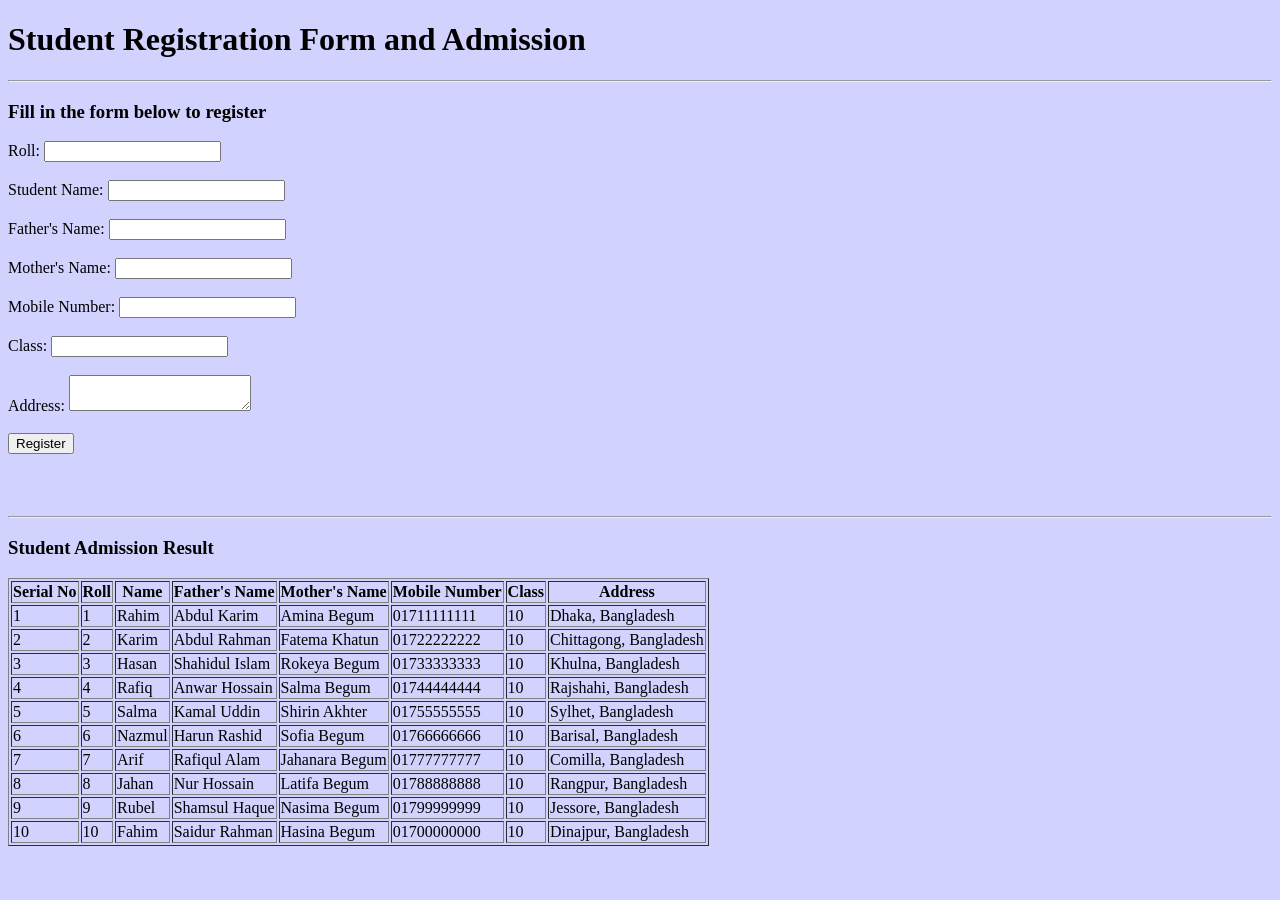
<file: Form/form.html>
<!DOCTYPE html>
<html lang="en">

<head>
  <meta charset="UTF-8" />
  <meta name="viewport" content="width=device-width, initial-scale=1.0" />
  <title>Student Registration Form</title>
</head>

<body style="background-color: rgb(210, 210, 255)">
  <h1>Student Registration Form and Admission</h1>
  <hr />

  <!--Student Registration Form-->
  <div>
    <h3>Fill in the form below to register</h3>
    <form action="/submit" method="post">
      <label for="roll">Roll:</label>
      <input type="number" id="roll" name="roll" required /><br /><br />

      <label for="name">Student Name:</label>
      <input type="text" id="name" name="name" required /><br /><br />

      <label for="fatherName">Father's Name:</label>
      <input type="text" id="fatherName" name="fatherName" required /><br /><br />

      <label for="motherName">Mother's Name:</label>
      <input type="text" id="motherName" name="motherName" required /><br /><br />

      <label for="mobile">Mobile Number:</label>
      <input type="tel" id="mobile" name="mobile" pattern="[0-9]{11}" required /><br /><br />

      <label for="class">Class:</label>
      <input type="number" id="class" name="class" required /><br /><br />

      <label for="address">Address:</label>
      <textarea id="address" name="address" required></textarea><br /><br />

      <input type="submit" value="Register" />
    </form>
  </div>

  <br />
  <br />
  <br />

  <hr />

  <!--Student Admission Result-->
  <h3>Student Admission Result</h3>
  <div>
    <table border="1">
      <thead>
        <tr>
          <th>Serial No</th>
          <th>Roll</th>
          <th>Name</th>
          <th>Father's Name</th>
          <th>Mother's Name</th>
          <th>Mobile Number</th>
          <th>Class</th>
          <th>Address</th>
        </tr>
      </thead>
      <tbody>
        <tr>
          <td>1</td>
          <td>1</td>
          <td>Rahim</td>
          <td>Abdul Karim</td>
          <td>Amina Begum</td>
          <td>01711111111</td>
          <td>10</td>
          <td>Dhaka, Bangladesh</td>
        </tr>
        <tr>
          <td>2</td>
          <td>2</td>
          <td>Karim</td>
          <td>Abdul Rahman</td>
          <td>Fatema Khatun</td>
          <td>01722222222</td>
          <td>10</td>
          <td>Chittagong, Bangladesh</td>
        </tr>
        <tr>
          <td>3</td>
          <td>3</td>
          <td>Hasan</td>
          <td>Shahidul Islam</td>
          <td>Rokeya Begum</td>
          <td>01733333333</td>
          <td>10</td>
          <td>Khulna, Bangladesh</td>
        </tr>
        <tr>
          <td>4</td>
          <td>4</td>
          <td>Rafiq</td>
          <td>Anwar Hossain</td>
          <td>Salma Begum</td>
          <td>01744444444</td>
          <td>10</td>
          <td>Rajshahi, Bangladesh</td>
        </tr>
        <tr>
          <td>5</td>
          <td>5</td>
          <td>Salma</td>
          <td>Kamal Uddin</td>
          <td>Shirin Akhter</td>
          <td>01755555555</td>
          <td>10</td>
          <td>Sylhet, Bangladesh</td>
        </tr>
        <tr>
          <td>6</td>
          <td>6</td>
          <td>Nazmul</td>
          <td>Harun Rashid</td>
          <td>Sofia Begum</td>
          <td>01766666666</td>
          <td>10</td>
          <td>Barisal, Bangladesh</td>
        </tr>
        <tr>
          <td>7</td>
          <td>7</td>
          <td>Arif</td>
          <td>Rafiqul Alam</td>
          <td>Jahanara Begum</td>
          <td>01777777777</td>
          <td>10</td>
          <td>Comilla, Bangladesh</td>
        </tr>
        <tr>
          <td>8</td>
          <td>8</td>
          <td>Jahan</td>
          <td>Nur Hossain</td>
          <td>Latifa Begum</td>
          <td>01788888888</td>
          <td>10</td>
          <td>Rangpur, Bangladesh</td>
        </tr>
        <tr>
          <td>9</td>
          <td>9</td>
          <td>Rubel</td>
          <td>Shamsul Haque</td>
          <td>Nasima Begum</td>
          <td>01799999999</td>
          <td>10</td>
          <td>Jessore, Bangladesh</td>
        </tr>
        <tr>
          <td>10</td>
          <td>10</td>
          <td>Fahim</td>
          <td>Saidur Rahman</td>
          <td>Hasina Begum</td>
          <td>01700000000</td>
          <td>10</td>
          <td>Dinajpur, Bangladesh</td>
        </tr>
      </tbody>
    </table>
  </div>
</body>

</html>
</file>
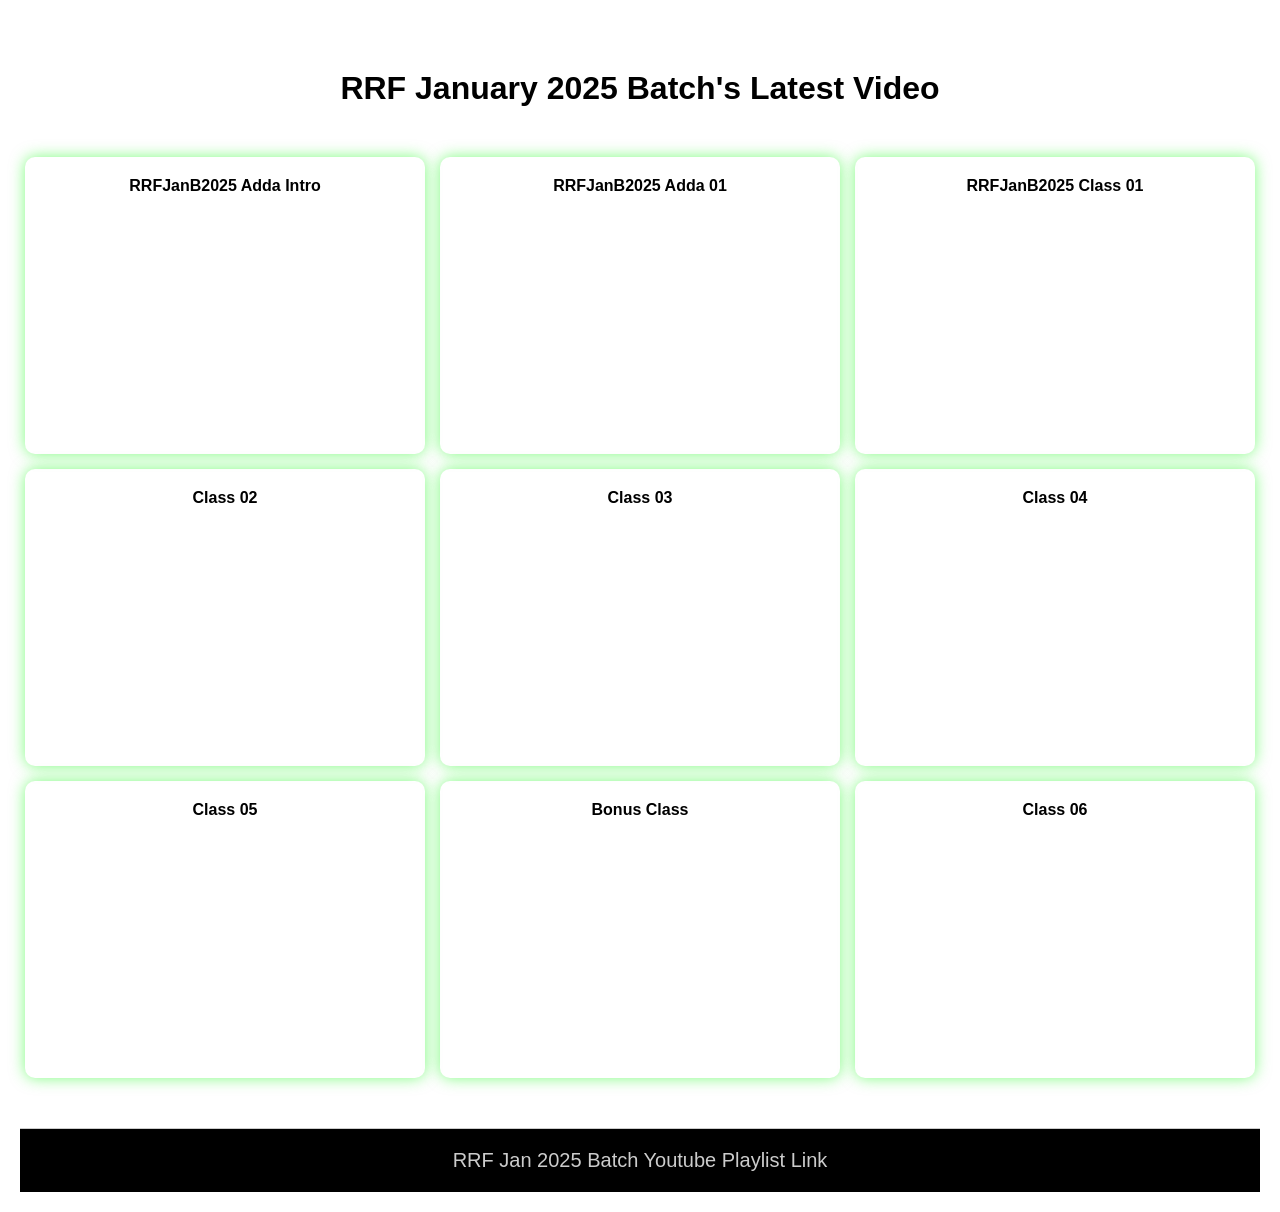
<file: Latest Video/latestvideo.html>
<!DOCTYPE html>
<html lang="en">

<head>
    <meta charset="UTF-8">
    <meta name="viewport" content="width=device-width, initial-scale=1.0">
    <title>Latest Video</title>
    <link rel="stylesheet" href="latestvideo.css">
</head>

<body>
    <h1>RRF January 2025 Batch's Latest Video</h1>
    <div class="video-container">
        <div class="video">
            <h4>RRFJanB2025 Adda Intro</h4>
            <iframe width="360" height="215" src="https://www.youtube.com/embed/4MWI94btd0o?si=1arEH-YajqO_p57E"
                title="YouTube video player" frameborder="0"
                allow="accelerometer; autoplay; clipboard-write; encrypted-media; gyroscope; picture-in-picture; web-share"
                referrerpolicy="strict-origin-when-cross-origin" allowfullscreen></iframe>
        </div>
        <div class="video">
            <h4> RRFJanB2025 Adda 01</h4>
            <iframe width="360" height="215" src="https://www.youtube.com/embed/eCEYCb8W3v0?si=s8twBGNIYC06V1jd"
                title="YouTube video player" frameborder="0"
                allow="accelerometer; autoplay; clipboard-write; encrypted-media; gyroscope; picture-in-picture; web-share"
                referrerpolicy="strict-origin-when-cross-origin" allowfullscreen></iframe>
        </div>
        <div class="video">
            <h4>RRFJanB2025 Class 01</h4>
            <iframe width="360" height="215" src="https://www.youtube.com/embed/3L_G3B-Wtvs?si=sa6b9Cb9DsJjHpna"
                title="YouTube video player" frameborder="0"
                allow="accelerometer; autoplay; clipboard-write; encrypted-media; gyroscope; picture-in-picture; web-share"
                referrerpolicy="strict-origin-when-cross-origin" allowfullscreen></iframe>
        </div>
        <div class="video">
            <h4>Class 02</h4>
            <iframe width="360" height="215" src="https://www.youtube.com/embed/1PsWxUZNNzE?si=CZc5BXapo-vZDcR_"
                title="YouTube video player" frameborder="0"
                allow="accelerometer; autoplay; clipboard-write; encrypted-media; gyroscope; picture-in-picture; web-share"
                referrerpolicy="strict-origin-when-cross-origin" allowfullscreen></iframe>
        </div>
        <div class="video">
            <h4>Class 03</h4>
            <iframe width="360" height="215" src="https://www.youtube.com/embed/Q-QvOAThgbI?si=YlPdZl2_7aTVHfL8"
                title="YouTube video player" frameborder="0"
                allow="accelerometer; autoplay; clipboard-write; encrypted-media; gyroscope; picture-in-picture; web-share"
                referrerpolicy="strict-origin-when-cross-origin" allowfullscreen></iframe>
        </div>
        <div class="video">
            <h4>Class 04</h4>
            <iframe width="360" height="215" src="https://www.youtube.com/embed/m_dwOxGZoDQ?si=90F5UeXbbbIl--Lj"
                title="YouTube video player" frameborder="0"
                allow="accelerometer; autoplay; clipboard-write; encrypted-media; gyroscope; picture-in-picture; web-share"
                referrerpolicy="strict-origin-when-cross-origin" allowfullscreen></iframe>
        </div>
        <div class="video">
            <h4>Class 05</h4>
            <iframe width="360" height="215" src="https://www.youtube.com/embed/ivYhDica3OI?si=uu9g3uQn45LAHGkQ"
                title="YouTube video player" frameborder="0"
                allow="accelerometer; autoplay; clipboard-write; encrypted-media; gyroscope; picture-in-picture; web-share"
                referrerpolicy="strict-origin-when-cross-origin" allowfullscreen></iframe>
        </div>
        <div class="video">
            <h4>Bonus Class</h4>
            <iframe width="360" height="215" src="https://www.youtube.com/embed/9KpYdbMgOeI?si=U1q_mKdXV8tR3god"
                title="YouTube video player" frameborder="0"
                allow="accelerometer; autoplay; clipboard-write; encrypted-media; gyroscope; picture-in-picture; web-share"
                referrerpolicy="strict-origin-when-cross-origin" allowfullscreen></iframe>
        </div>
        <div class="video">
            <h4>Class 06</h4>
            <iframe width="360" height="215" src="https://www.youtube.com/embed/9KpYdbMgOeI?si=U1q_mKdXV8tR3god"
                title="YouTube video player" frameborder="0"
                allow="accelerometer; autoplay; clipboard-write; encrypted-media; gyroscope; picture-in-picture; web-share"
                referrerpolicy="strict-origin-when-cross-origin" allowfullscreen></iframe>
        </div>


    </div>

    <div class="footer">
        <a href="https://youtube.com/playlist?list=PLhPBqF--77InavvSbMGdSnBDaNYD5ept6&si=oxD3WkwbqjtQA6JT"
            target="_blank">RRF Jan 2025 Batch Youtube Playlist Link</a>
    </div>
</body>

</html>
</file>
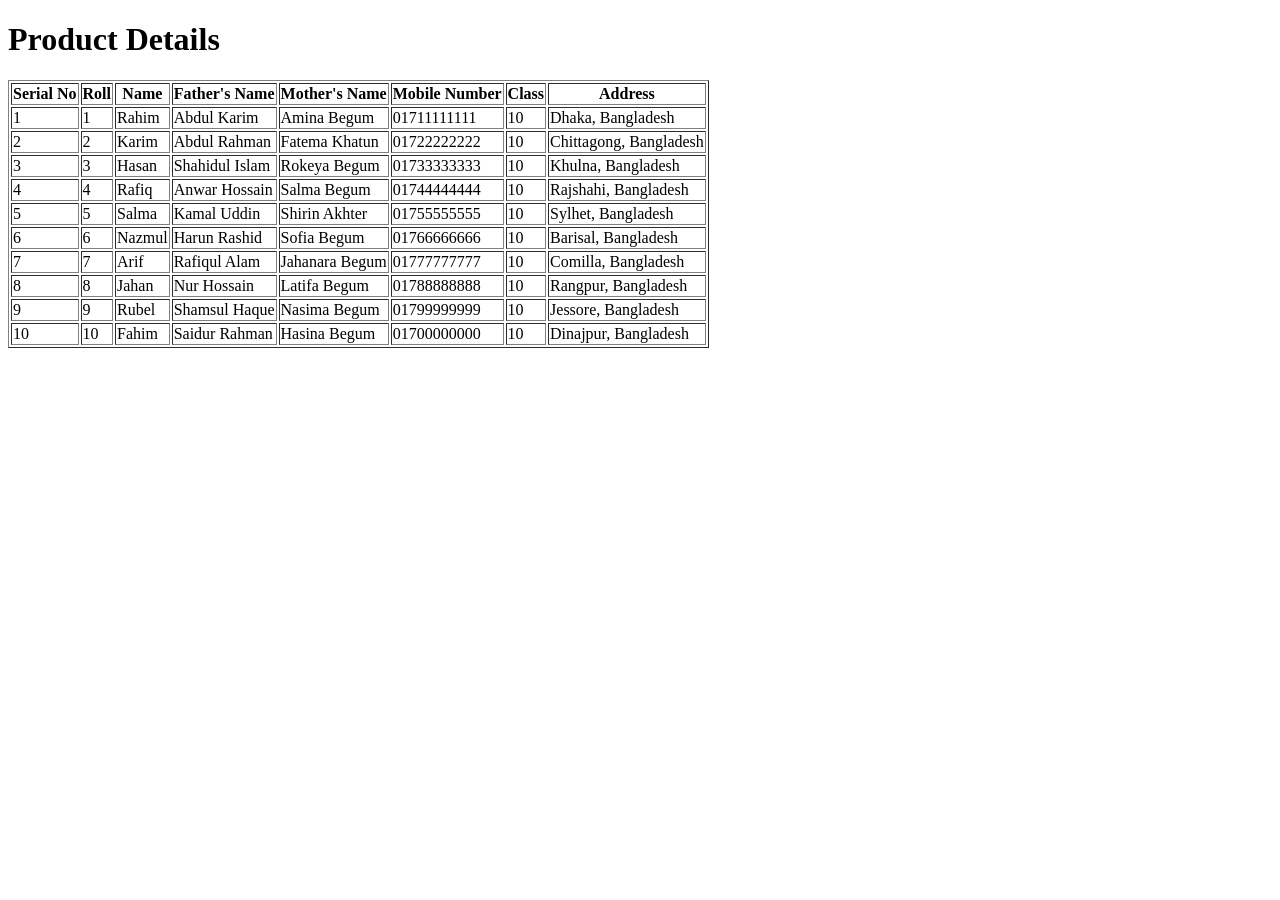
<file: Table/table.html>
<!DOCTYPE html>
<html lang="en">
<head>
    <meta charset="UTF-8">
    <meta name="viewport" content="width=device-width, initial-scale=1.0">
    <title>HTML Table</title>
</head>
<body>
    <h1>Product Details</h1>
<div>
    <table border="1">
        <thead>
            <tr>
                <th>Serial No</th>
                <th>Roll</th>
                <th>Name</th>
                <th>Father's Name</th>
                <th>Mother's Name</th>
                <th>Mobile Number</th>
                <th>Class</th>
                <th>Address</th>
            </tr>
        </thead>
        <tbody>
            <tr>
                <td>1</td>
                <td>1</td>
                <td>Rahim</td>
                <td>Abdul Karim</td>
                <td>Amina Begum</td>
                <td>01711111111</td>
                <td>10</td>
                <td>Dhaka, Bangladesh</td>
            </tr>
            <tr>
                <td>2</td>
                <td>2</td>
                <td>Karim</td>
                <td>Abdul Rahman</td>
                <td>Fatema Khatun</td>
                <td>01722222222</td>
                <td>10</td>
                <td>Chittagong, Bangladesh</td>
            </tr>
            <tr>
                <td>3</td>
                <td>3</td>
                <td>Hasan</td>
                <td>Shahidul Islam</td>
                <td>Rokeya Begum</td>
                <td>01733333333</td>
                <td>10</td>
                <td>Khulna, Bangladesh</td>
            </tr>
            <tr>
                <td>4</td>
                <td>4</td>
                <td>Rafiq</td>
                <td>Anwar Hossain</td>
                <td>Salma Begum</td>
                <td>01744444444</td>
                <td>10</td>
                <td>Rajshahi, Bangladesh</td>
            </tr>
            <tr>
                <td>5</td>
                <td>5</td>
                <td>Salma</td>
                <td>Kamal Uddin</td>
                <td>Shirin Akhter</td>
                <td>01755555555</td>
                <td>10</td>
                <td>Sylhet, Bangladesh</td>
            </tr>
            <tr>
                <td>6</td>
                <td>6</td>
                <td>Nazmul</td>
                <td>Harun Rashid</td>
                <td>Sofia Begum</td>
                <td>01766666666</td>
                <td>10</td>
                <td>Barisal, Bangladesh</td>
            </tr>
            <tr>
                <td>7</td>
                <td>7</td>
                <td>Arif</td>
                <td>Rafiqul Alam</td>
                <td>Jahanara Begum</td>
                <td>01777777777</td>
                <td>10</td>
                <td>Comilla, Bangladesh</td>
            </tr>
            <tr>
                <td>8</td>
                <td>8</td>
                <td>Jahan</td>
                <td>Nur Hossain</td>
                <td>Latifa Begum</td>
                <td>01788888888</td>
                <td>10</td>
                <td>Rangpur, Bangladesh</td>
            </tr>
            <tr>
                <td>9</td>
                <td>9</td>
                <td>Rubel</td>
                <td>Shamsul Haque</td>
                <td>Nasima Begum</td>
                <td>01799999999</td>
                <td>10</td>
                <td>Jessore, Bangladesh</td>
            </tr>
            <tr>
                <td>10</td>
                <td>10</td>
                <td>Fahim</td>
                <td>Saidur Rahman</td>
                <td>Hasina Begum</td>
                <td>01700000000</td>
                <td>10</td>
                <td>Dinajpur, Bangladesh</td>
            </tr>
        </tbody>
    </table>
    
</div>

</body>
</html>
</file>
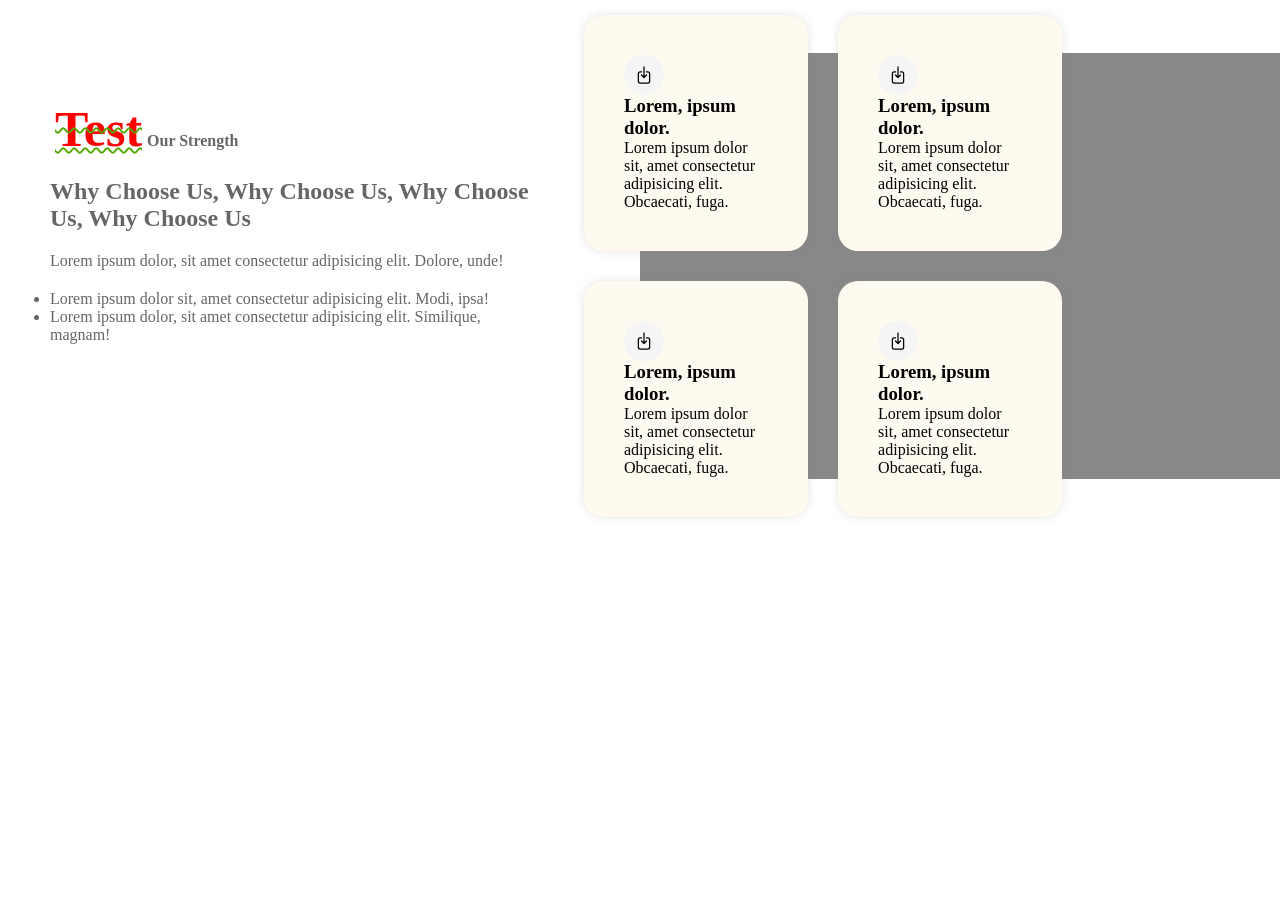
<file: CSS/practices/class7.html>
<!DOCTYPE html>
<html lang="en">

<head>
    <meta charset="UTF-8">
    <meta name="viewport" content="width=device-width, initial-scale=1.0">
    <link rel="stylesheet" href="class7.css">
    <title>CLass 7</title>
</head>

<body>











    <div class="cta-area">
        <div class="container">
            <div class="cta-area-inner">
                <div class="cta-text">
                    <h4>Our Strength</h4>
                    <h2>Why Choose Us, Why Choose Us, Why Choose Us, Why Choose Us</h2>
                    <p>Lorem ipsum dolor, sit amet consectetur adipisicing elit. Dolore, unde!</p>
                    <ul>
                        <li>Lorem ipsum dolor sit, amet consectetur adipisicing elit. Modi, ipsa!</li>
                        <li>Lorem ipsum dolor, sit amet consectetur adipisicing elit. Similique, magnam!</li>
                    </ul>
                </div>
                <div class="cta-boxes">
                    <div class="single-cta-box">
                        <div class="single-cta-box-inner">
                            <div class="cta-icon-box"><svg xmlns="http://www.w3.org/2000/svg" fill="none"
                                    viewBox="0 0 24 24" stroke-width="1.5" stroke="currentColor" class="size-6">
                                    <path stroke-linecap="round" stroke-linejoin="round"
                                        d="M9 8.25H7.5a2.25 2.25 0 0 0-2.25 2.25v9a2.25 2.25 0 0 0 2.25 2.25h9a2.25 2.25 0 0 0 2.25-2.25v-9a2.25 2.25 0 0 0-2.25-2.25H15M9 12l3 3m0 0 3-3m-3 3V2.25" />
                                </svg>
                            </div>
                            <h3>Lorem, ipsum dolor.</h3>
                            <p>Lorem ipsum dolor sit, amet consectetur adipisicing elit. Obcaecati, fuga.</p>
                        </div>
                    </div>
                    <div class="single-cta-box">
                        <div class="single-cta-box-inner">
                            <div class="cta-icon-box"><svg xmlns="http://www.w3.org/2000/svg" fill="none"
                                    viewBox="0 0 24 24" stroke-width="1.5" stroke="currentColor" class="size-6">
                                    <path stroke-linecap="round" stroke-linejoin="round"
                                        d="M9 8.25H7.5a2.25 2.25 0 0 0-2.25 2.25v9a2.25 2.25 0 0 0 2.25 2.25h9a2.25 2.25 0 0 0 2.25-2.25v-9a2.25 2.25 0 0 0-2.25-2.25H15M9 12l3 3m0 0 3-3m-3 3V2.25" />
                                </svg>
                            </div>
                            <h3>Lorem, ipsum dolor.</h3>
                            <p>Lorem ipsum dolor sit, amet consectetur adipisicing elit. Obcaecati, fuga.</p>
                        </div>
                    </div>
                    <div class="single-cta-box">
                        <div class="single-cta-box-inner">
                            <div class="cta-icon-box"><svg xmlns="http://www.w3.org/2000/svg" fill="none"
                                    viewBox="0 0 24 24" stroke-width="1.5" stroke="currentColor" class="size-6">
                                    <path stroke-linecap="round" stroke-linejoin="round"
                                        d="M9 8.25H7.5a2.25 2.25 0 0 0-2.25 2.25v9a2.25 2.25 0 0 0 2.25 2.25h9a2.25 2.25 0 0 0 2.25-2.25v-9a2.25 2.25 0 0 0-2.25-2.25H15M9 12l3 3m0 0 3-3m-3 3V2.25" />
                                </svg>
                            </div>
                            <h3>Lorem, ipsum dolor.</h3>
                            <p>Lorem ipsum dolor sit, amet consectetur adipisicing elit. Obcaecati, fuga.</p>
                        </div>
                    </div>
                    <div class="single-cta-box">
                        <div class="single-cta-box-inner">
                            <div class="cta-icon-box"><svg xmlns="http://www.w3.org/2000/svg" fill="none"
                                    viewBox="0 0 24 24" stroke-width="1.5" stroke="currentColor" class="size-6">
                                    <path stroke-linecap="round" stroke-linejoin="round"
                                        d="M9 8.25H7.5a2.25 2.25 0 0 0-2.25 2.25v9a2.25 2.25 0 0 0 2.25 2.25h9a2.25 2.25 0 0 0 2.25-2.25v-9a2.25 2.25 0 0 0-2.25-2.25H15M9 12l3 3m0 0 3-3m-3 3V2.25" />
                                </svg>
                            </div>
                            <h3>Lorem, ipsum dolor.</h3>
                            <p>Lorem ipsum dolor sit, amet consectetur adipisicing elit. Obcaecati, fuga.</p>
                        </div>
                    </div>
                </div>
            </div>
        </div>
    </div>
</body>

</html>
</file>
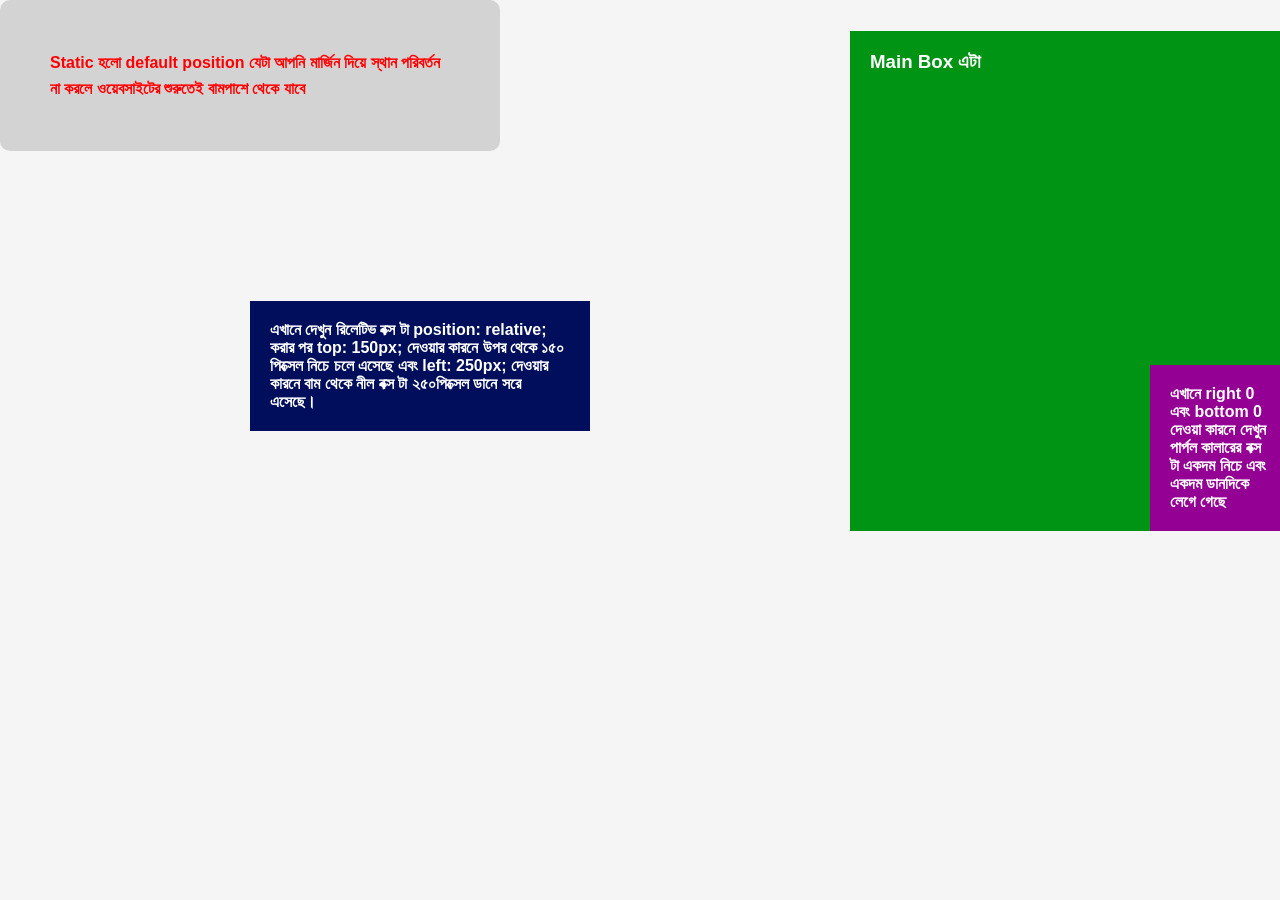
<file: CSS/practices/display.html>
<!DOCTYPE html>
<html lang="en">

<head>
    <meta charset="UTF-8">
    <meta name="viewport" content="width=device-width, initial-scale=1.0">
    <link rel="stylesheet" href="display.css">
    <title>Display Position</title>
</head>

<body>

    <div class="static">
        <h4>Static হলো default position যেটা আপনি মার্জিন দিয়ে স্থান পরিবর্তন না করলে ওয়েবসাইটের শুরুতেই বামপাশে থেকে
            যাবে</h4>
    </div>


    <div class="relative">
        <h4>এখানে দেখুন রিলেটিভ বক্স টা position: relative; করার পর top: 150px; দেওয়ার কারনে উপর থেকে ১৫০ পিক্সেল নিচে
            চলে এসেছে এবং left: 250px; দেওয়ার কারনে বাম থেকে নীল বক্স টা ২৫০পিক্সেল ডানে সরে এসেছে। </h4>
    </div>

    <div class="main-box">
        <h3>Main Box এটা</h3>
        <div class="sub-box">
            <h4>এখানে right 0 এবং bottom 0 দেওয়া কারনে দেখুন পার্পল কালারের বক্স টা একদম নিচে এবং একদম ডানদিকে লেগে গেছে </h4>
        </div>

    </div>



</body>

</html>
</file>
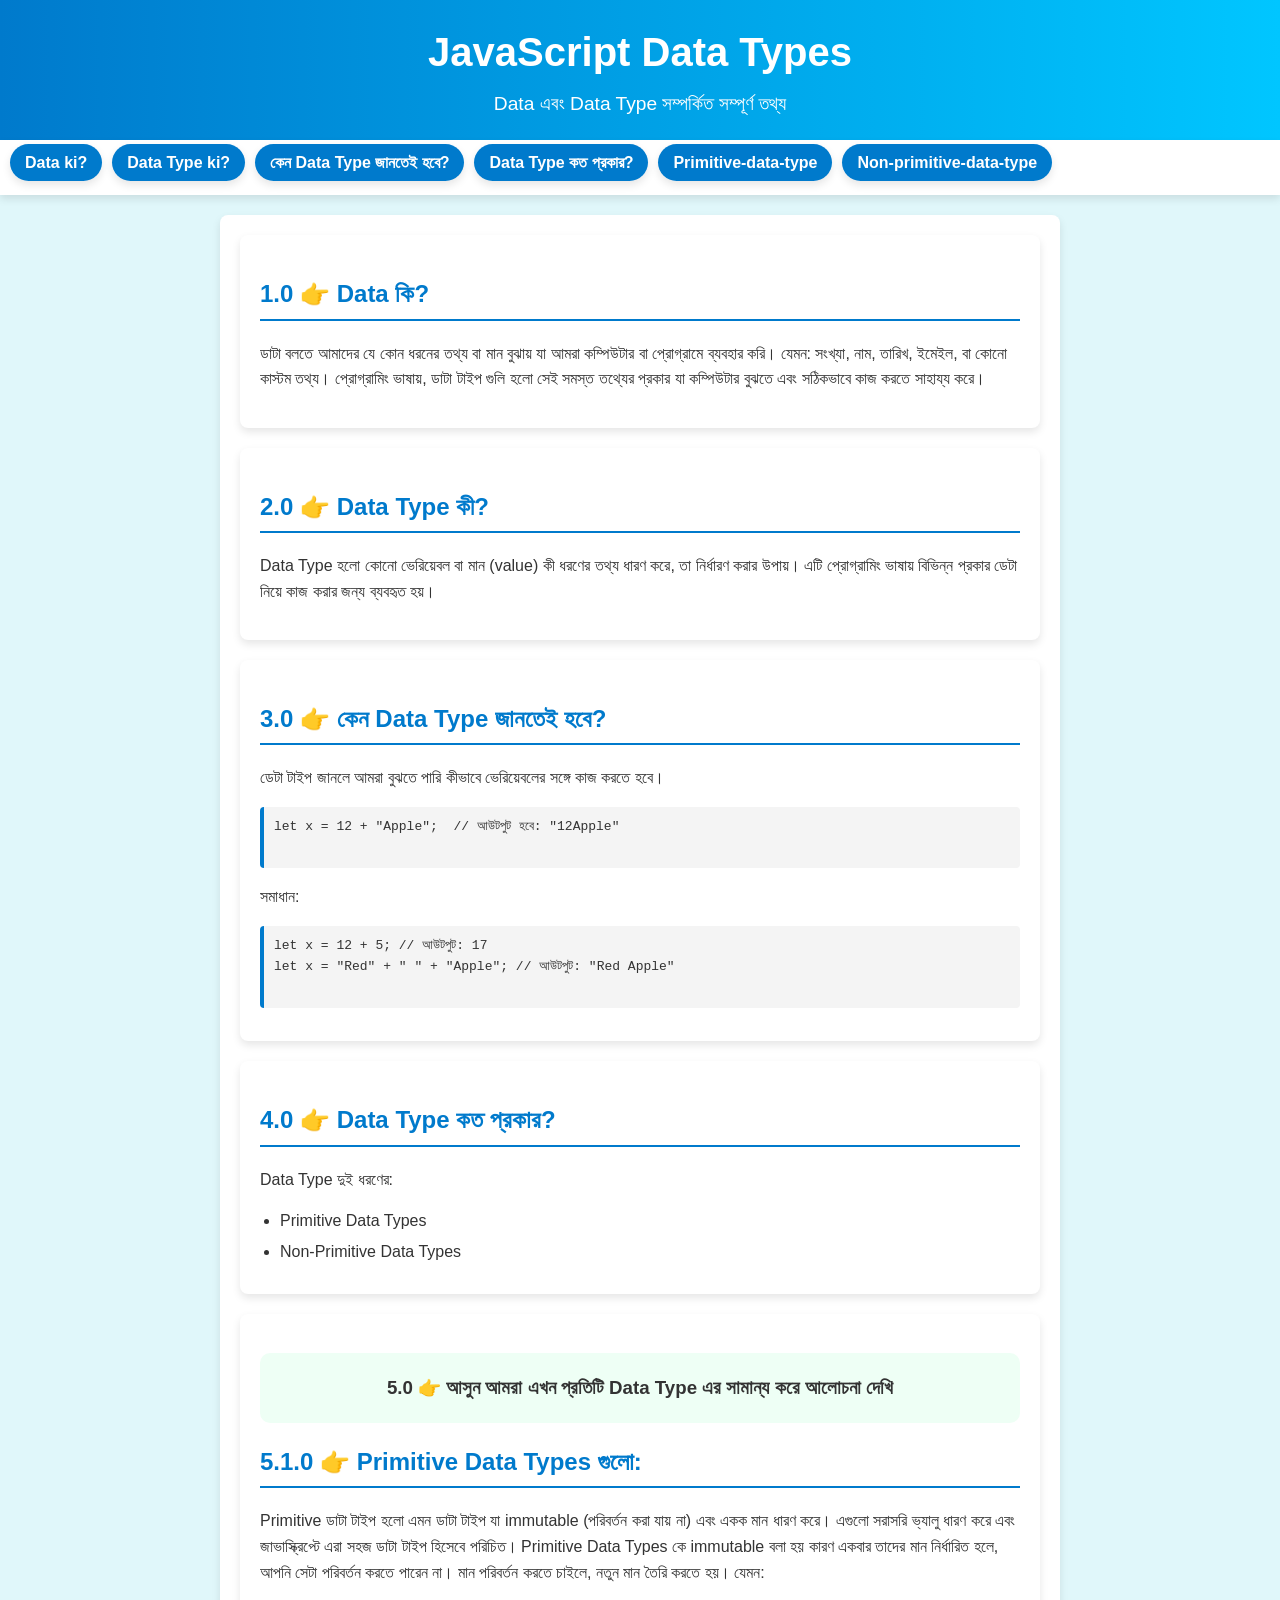
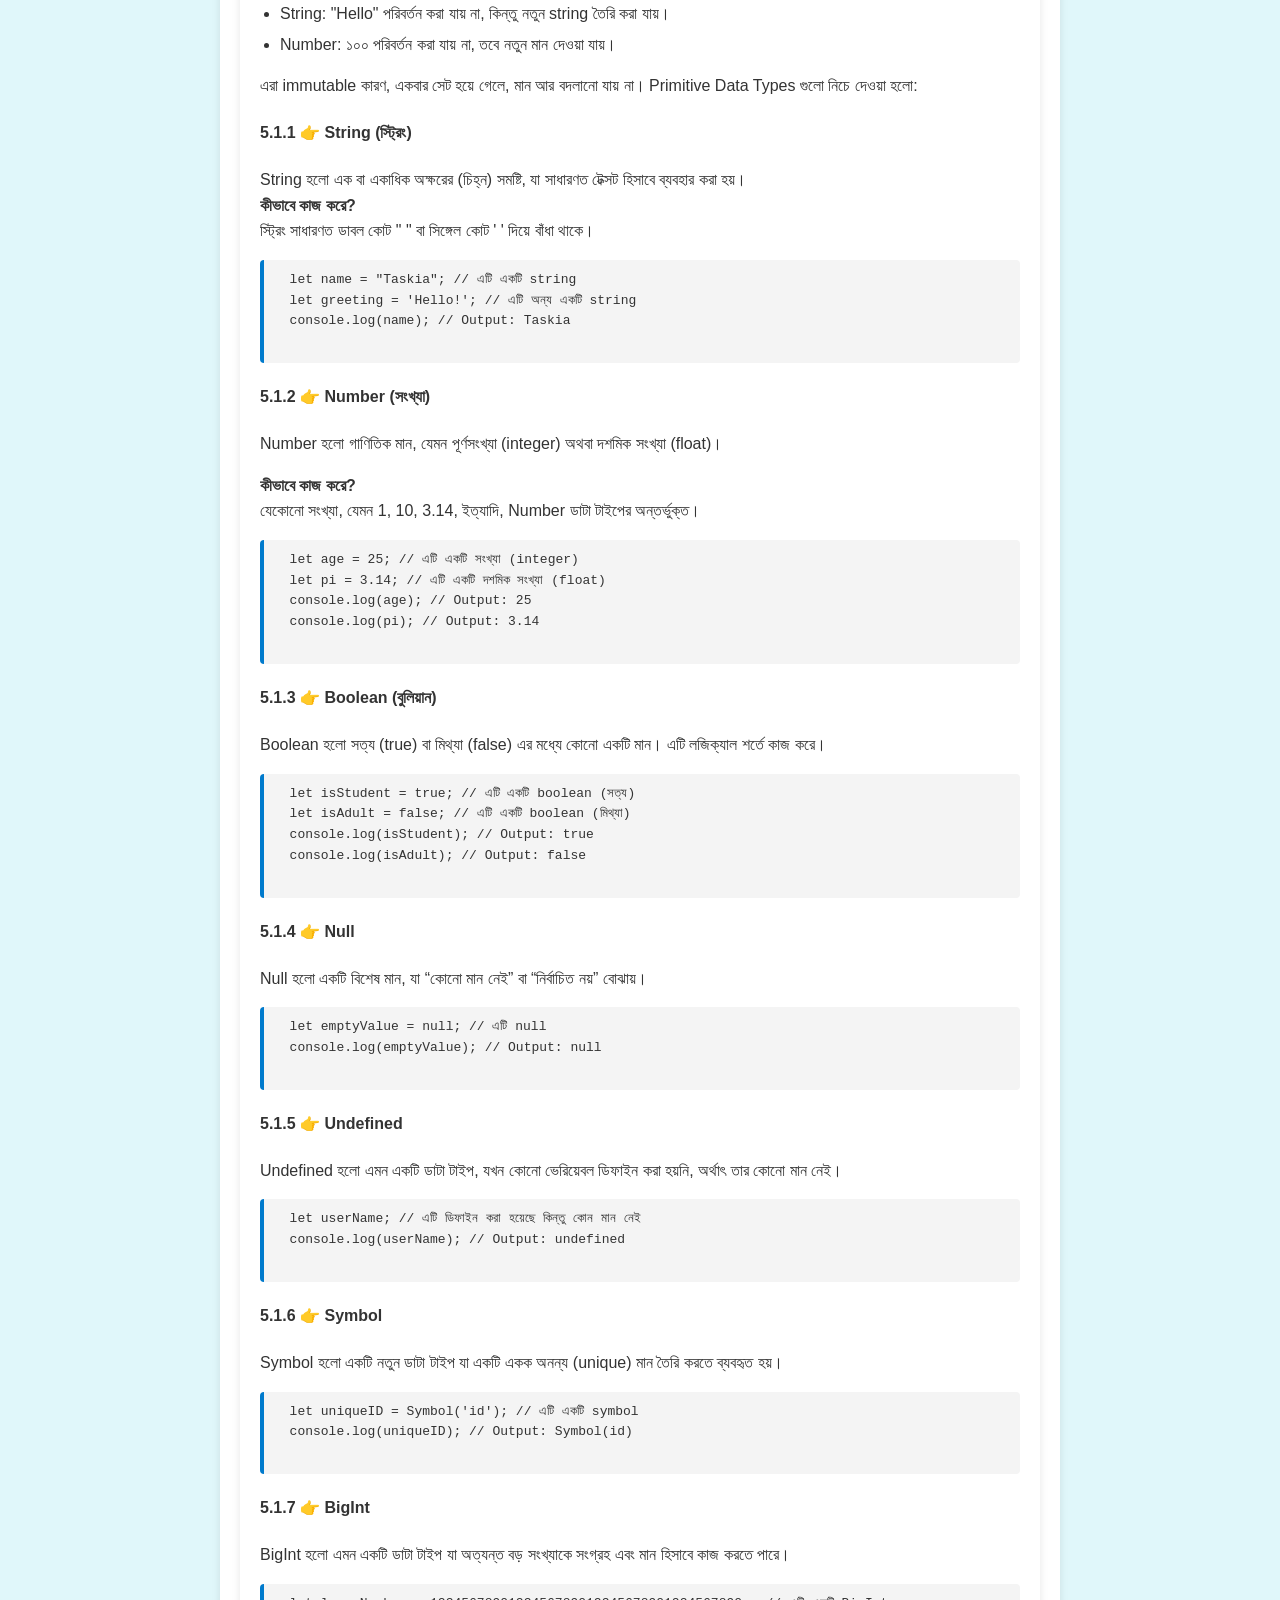
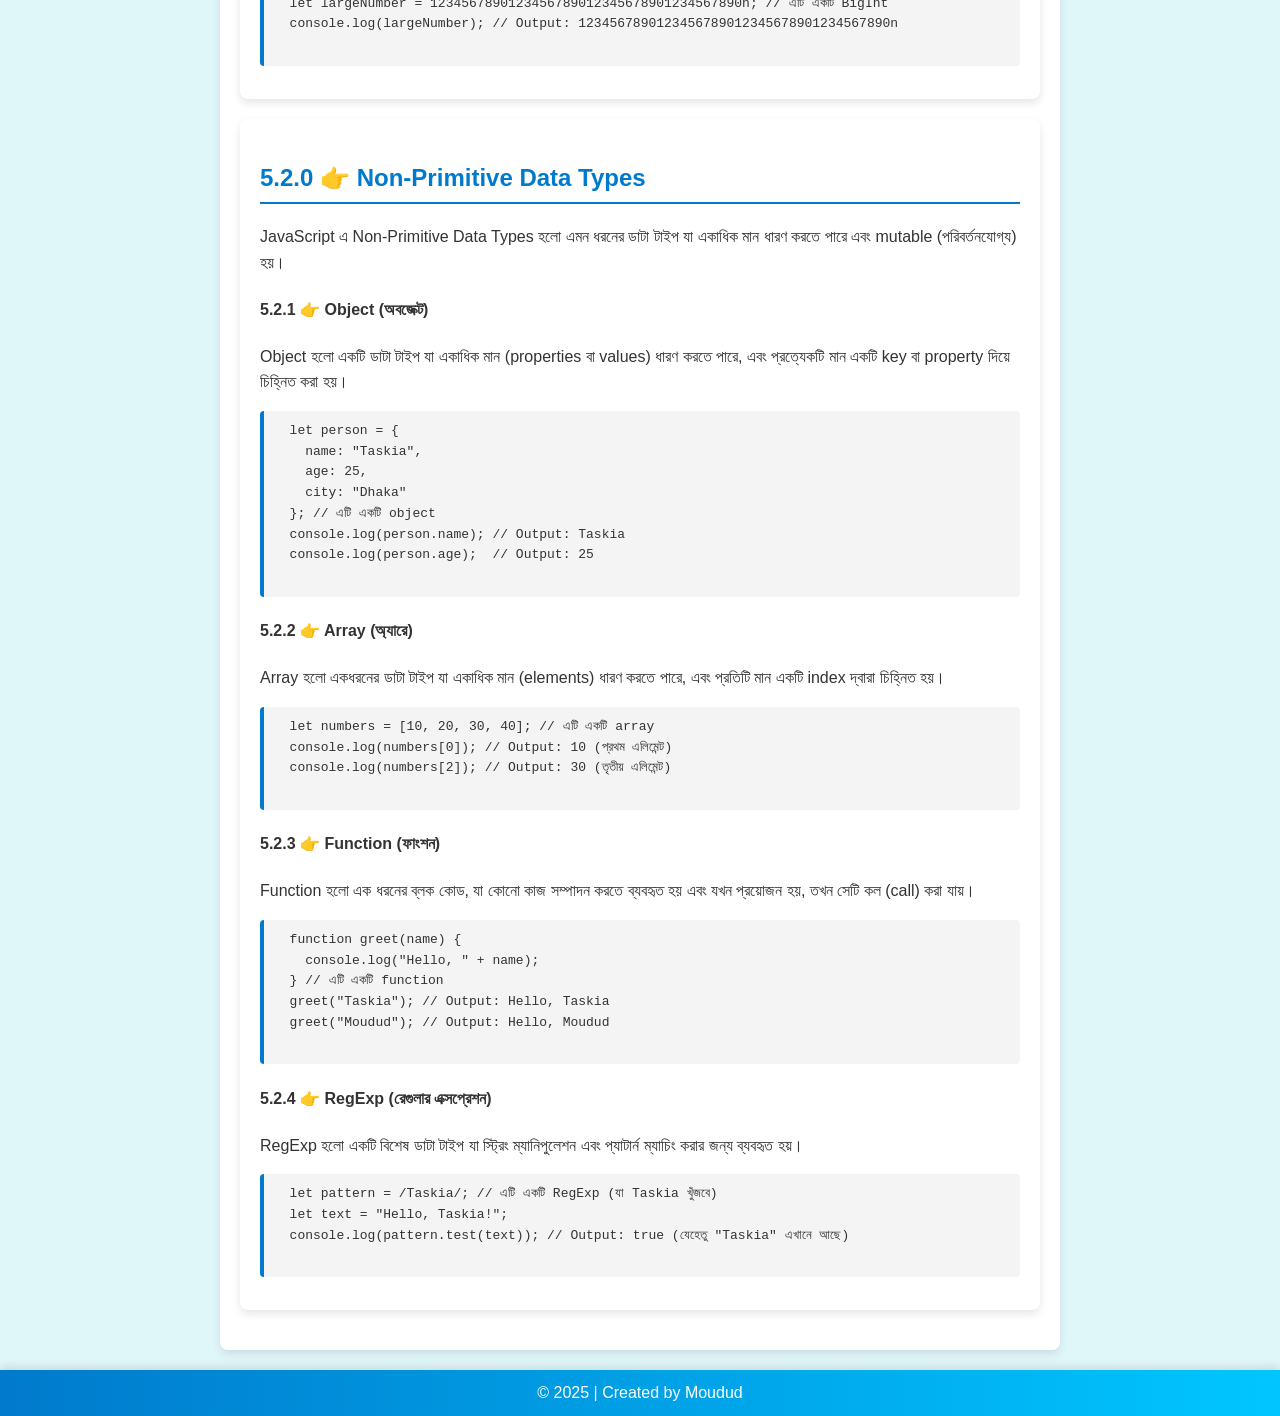
<file: practices/htmlfiles/class12.html>
<!DOCTYPE html>
<html lang="en">

<head>
    <meta charset="UTF-8">
    <meta name="viewport" content="width=device-width, initial-scale=1.0">
    <title>Data Types in JavaScript</title>
    <link rel="stylesheet" href="/practices/cssfiles/class12.css">
</head>

<body>
    <header>
        <h1>JavaScript Data Types</h1>
        <p>Data এবং Data Type সম্পর্কিত সম্পূর্ণ তথ্য</p>
    </header>
    <div class="nav">
        <ul>
            <li><a href="#data-ki">Data ki?</a></li>
            <li><a href="#data-type-ki">Data Type ki?</a></li>
            <li><a href="#data-type-understanding">কেন Data Type জানতেই হবে?</a></li>
            <li><a href="#kind-of-data-type">Data Type কত প্রকার?</a></li>
            <li><a href="#primitive-data-type">Primitive-data-type</a></li>
            <li><a href="#non-primitive-data-type">Non-primitive-data-type</a></li>
        </ul>
    </div>
    <main>
        <!-- Section 1 -->
        <section id="data-ki">
            <h2>1.0 👉 Data কি?</h2>
            <p>ডাটা বলতে আমাদের যে কোন ধরনের তথ্য বা মান বুঝায় যা আমরা কম্পিউটার বা প্রোগ্রামে ব্যবহার করি। যেমন:
                সংখ্যা, নাম, তারিখ, ইমেইল, বা কোনো কাস্টম তথ্য। প্রোগ্রামিং ভাষায়, ডাটা টাইপ গুলি হলো সেই সমস্ত তথ্যের
                প্রকার যা কম্পিউটার বুঝতে এবং সঠিকভাবে কাজ করতে সাহায্য করে।</p>
        </section>

        <!-- Section 2 -->
        <section id="data-type-ki">
            <h2>2.0 👉 Data Type কী?</h2>
            <p>Data Type হলো কোনো ভেরিয়েবল বা মান (value) কী ধরণের তথ্য ধারণ করে, তা নির্ধারণ করার উপায়। এটি
                প্রোগ্রামিং ভাষায় বিভিন্ন প্রকার ডেটা নিয়ে কাজ করার জন্য ব্যবহৃত হয়।</p>
        </section>

        <!-- Section 3 -->
        <section id="#data-type-understanding">
            <h2>3.0 👉 কেন Data Type জানতেই হবে?</h2>
            <p>ডেটা টাইপ জানলে আমরা বুঝতে পারি কীভাবে ভেরিয়েবলের সঙ্গে কাজ করতে হবে।</p>
            <pre>
let x = 12 + "Apple";  // আউটপুট হবে: "12Apple"
      </pre>
            <p>সমাধান:</p>
            <pre>
let x = 12 + 5; // আউটপুট: 17
let x = "Red" + " " + "Apple"; // আউটপুট: "Red Apple"
      </pre>
        </section>

        <!-- Section 4 -->
        <section id="kind-of-data-type">
            <h2>4.0 👉 Data Type কত প্রকার?</h2>
            <p>Data Type দুই ধরণের:</p>
            <ul>
                <li>Primitive Data Types</li>
                <li>Non-Primitive Data Types</li>
            </ul>
        </section>


        <!-- Section 5: Primitive Data Types -->
        <section id="primitive-data-type">
            <h3 style="text-align: center; border-radius: 10px; padding: 20px; background-color: rgb(238, 255, 245);">
                5.0 👉 আসুন আমরা এখন
                প্রতিটি Data Type এর সামান্য করে আলোচনা দেখি</h3>
            <h2>5.1.0 👉 Primitive Data Types গুলো:</h2>
            <p>Primitive ডাটা টাইপ হলো এমন ডাটা টাইপ যা immutable (পরিবর্তন করা যায় না) এবং একক মান ধারণ করে। এগুলো
                সরাসরি ভ্যালু ধারণ করে এবং জাভাস্ক্রিপ্টে এরা সহজ ডাটা টাইপ হিসেবে পরিচিত। Primitive Data Types কে
                immutable বলা হয় কারণ একবার তাদের মান নির্ধারিত হলে, আপনি সেটা পরিবর্তন করতে পারেন না। মান পরিবর্তন করতে
                চাইলে, নতুন মান তৈরি করতে হয়। যেমন:
            </p>
            <ul>
                <li>
                    String: "Hello" পরিবর্তন করা যায় না, কিন্তু নতুন string তৈরি করা যায়।
                </li>
                <li>
                    Number: ১০০ পরিবর্তন করা যায় না, তবে নতুন মান দেওয়া যায়।

                </li>
            </ul>
            <p>এরা immutable কারণ, একবার সেট হয়ে গেলে, মান আর বদলানো যায় না। Primitive Data Types গুলো নিচে দেওয়া হলো:
            </p>
            <article>
                <h4>5.1.1 👉 String (স্ট্রিং)</h4>
                <p>String হলো এক বা একাধিক অক্ষরের (চিহ্ন) সমষ্টি, যা সাধারণত টেক্সট হিসাবে ব্যবহার করা হয়।

                    <br><strong>কীভাবে কাজ করে?</strong>
                    <br>স্ট্রিং সাধারণত ডাবল কোট " " বা সিঙ্গেল কোট ' ' দিয়ে বাঁধা থাকে।
                </p>
                <pre>
  let name = "Taskia"; // এটি একটি string
  let greeting = 'Hello!'; // এটি অন্য একটি string
  console.log(name); // Output: Taskia
          </pre>
            </article>
            <article>
                <h4>5.1.2 👉 Number (সংখ্যা)</h4>
                <p>Number হলো গাণিতিক মান, যেমন পূর্ণসংখ্যা (integer) অথবা দশমিক সংখ্যা (float)।</p>
                <p>
                    <strong> কীভাবে কাজ করে?
                    </strong>
                    <br>যেকোনো সংখ্যা, যেমন 1, 10, 3.14, ইত্যাদি, Number ডাটা টাইপের অন্তর্ভুক্ত।
                </p>
                <pre>
  let age = 25; // এটি একটি সংখ্যা (integer)
  let pi = 3.14; // এটি একটি দশমিক সংখ্যা (float)
  console.log(age); // Output: 25
  console.log(pi); // Output: 3.14
          </pre>
            </article>
            <article>
                <h4>5.1.3 👉 Boolean (বুলিয়ান)</h4>
                <p>Boolean হলো সত্য (true) বা মিথ্যা (false) এর মধ্যে কোনো একটি মান। এটি লজিক্যাল শর্তে কাজ করে।</p>
                <pre>
  let isStudent = true; // এটি একটি boolean (সত্য)
  let isAdult = false; // এটি একটি boolean (মিথ্যা)
  console.log(isStudent); // Output: true
  console.log(isAdult); // Output: false
          </pre>
            </article>
            <article>
                <h4>5.1.4 👉 Null</h4>
                <p>Null হলো একটি বিশেষ মান, যা “কোনো মান নেই” বা “নির্বাচিত নয়” বোঝায়।</p>
                <pre>
  let emptyValue = null; // এটি null
  console.log(emptyValue); // Output: null
          </pre>
            </article>
            <article>
                <h4>5.1.5 👉 Undefined</h4>
                <p>Undefined হলো এমন একটি ডাটা টাইপ, যখন কোনো ভেরিয়েবল ডিফাইন করা হয়নি, অর্থাৎ তার কোনো মান নেই।</p>
                <pre>
  let userName; // এটি ডিফাইন করা হয়েছে কিন্তু কোন মান নেই
  console.log(userName); // Output: undefined
          </pre>
            </article>
            <article>
                <h4>5.1.6 👉 Symbol</h4>
                <p>Symbol হলো একটি নতুন ডাটা টাইপ যা একটি একক অনন্য (unique) মান তৈরি করতে ব্যবহৃত হয়।</p>
                <pre>
  let uniqueID = Symbol('id'); // এটি একটি symbol
  console.log(uniqueID); // Output: Symbol(id)
          </pre>
            </article>
            <article>
                <h4>5.1.7 👉 BigInt</h4>
                <p>BigInt হলো এমন একটি ডাটা টাইপ যা অত্যন্ত বড় সংখ্যাকে সংগ্রহ এবং মান হিসাবে কাজ করতে পারে।</p>
                <pre>
  let largeNumber = 1234567890123456789012345678901234567890n; // এটি একটি BigInt
  console.log(largeNumber); // Output: 1234567890123456789012345678901234567890n
          </pre>
            </article>
        </section>

        <!-- Section 6: Non-Primitive Data Types -->
        <section id="non-primitive-data-type">
            <h2>5.2.0 👉 Non-Primitive Data Types</h2>
            <p>JavaScript এ Non-Primitive Data Types হলো এমন ধরনের ডাটা টাইপ যা একাধিক মান ধারণ করতে পারে এবং mutable
                (পরিবর্তনযোগ্য) হয়।</p>
            <article>
                <h4>5.2.1 👉 Object (অবজেক্ট)</h4>
                <p>Object হলো একটি ডাটা টাইপ যা একাধিক মান (properties বা values) ধারণ করতে পারে, এবং প্রত্যেকটি মান
                    একটি key বা property দিয়ে চিহ্নিত করা হয়।</p>
                <pre>
  let person = {
    name: "Taskia",
    age: 25,
    city: "Dhaka"
  }; // এটি একটি object
  console.log(person.name); // Output: Taskia
  console.log(person.age);  // Output: 25
          </pre>
            </article>
            <article>
                <h4>5.2.2 👉 Array (অ্যারে)</h4>
                <p>Array হলো একধরনের ডাটা টাইপ যা একাধিক মান (elements) ধারণ করতে পারে, এবং প্রতিটি মান একটি index
                    দ্বারা চিহ্নিত হয়।</p>
                <pre>
  let numbers = [10, 20, 30, 40]; // এটি একটি array
  console.log(numbers[0]); // Output: 10 (প্রথম এলিমেন্ট)
  console.log(numbers[2]); // Output: 30 (তৃতীয় এলিমেন্ট)
          </pre>
            </article>
            <article>
                <h4>5.2.3 👉 Function (ফাংশন)</h4>
                <p>Function হলো এক ধরনের ব্লক কোড, যা কোনো কাজ সম্পাদন করতে ব্যবহৃত হয় এবং যখন প্রয়োজন হয়, তখন সেটি কল
                    (call) করা যায়।</p>
                <pre>
  function greet(name) {
    console.log("Hello, " + name);
  } // এটি একটি function
  greet("Taskia"); // Output: Hello, Taskia
  greet("Moudud"); // Output: Hello, Moudud
          </pre>
            </article>
            <article>
                <h4>5.2.4 👉 RegExp (রেগুলার এক্সপ্রেশন)</h4>
                <p>RegExp হলো একটি বিশেষ ডাটা টাইপ যা স্ট্রিং ম্যানিপুলেশন এবং প্যাটার্ন ম্যাচিং করার জন্য ব্যবহৃত হয়।
                </p>
                <pre>
  let pattern = /Taskia/; // এটি একটি RegExp (যা Taskia খুঁজবে)
  let text = "Hello, Taskia!";
  console.log(pattern.test(text)); // Output: true (যেহেতু "Taskia" এখানে আছে)
          </pre>
            </article>
        </section>

    </main>

    <footer>
        <p>© 2025 | Created by Moudud</p>
    </footer>
</body>

</html>
</file>
<file: Form/calendar.css>
* {
    margin: 0;
    padding: 0;
    box-sizing: border-box;
}

body {
    font-family: 'SolaimanLipi', Arial, sans-serif;
    background-color: #f5f5f5;
    color: #333;
    line-height: 1.6;
}

.container {
    max-width: 1200px;
    margin: 0 auto;
    padding: 20px;
}

.calendar-header {
    text-align: center;
    margin-bottom: 40px;
}

.calendar-header h1 {
    font-size: 2.5rem;
    color: #2c3e50;
    margin-bottom: 10px;
}

.year-info {
    font-size: 1.2rem;
    color: #7f8c8d;
}

.separator {
    margin: 0 10px;
    color: #bdc3c7;
}

.month {
    background-color: white;
    border-radius: 10px;
    box-shadow: 0 2px 10px rgba(0,0,0,0.1);
    margin-bottom: 40px;
    padding: 20px;
}

.month-title {
    text-align: center;
    font-size: 1.8rem;
    color: #2c3e50;
    margin-bottom: 20px;
    padding-bottom: 10px;
    border-bottom: 2px solid #ecf0f1;
}

.calendar-grid {
    display: grid;
    grid-template-columns: repeat(7, 1fr);
    gap: 10px;
    margin-bottom: 20px;
}

.weekday {
    text-align: center;
    font-weight: bold;
    padding: 10px;
    background-color: #ecf0f1;
    border-radius: 5px;
    font-size: 0.9rem;
}

.date-box {
    border: 1px solid #ecf0f1;
    border-radius: 5px;
    padding: 10px;
    min-height: 100px;
    display: flex;
    flex-direction: column;
    align-items: center;
    transition: transform 0.2s;
}

.date-box:hover {
    transform: scale(1.05);
    box-shadow: 0 2px 15px rgba(0,0,0,0.1);
}

.english-date {
    font-size: 1.5rem;
    font-weight: bold;
    color: #2c3e50;
}

.bengali-date {
    font-size: 0.9rem;
    color: #3498db;
    margin-top: 5px;
}

.arabic-date {
    font-size: 0.9rem;
    color: #27ae60;
    margin-top: 5px;
}

.holiday {
    background-color: #ffeded;
}

.holiday .english-date {
    color: #e74c3c;
}

.holiday-list {
    margin-top: 20px;
    padding: 20px;
    background-color: #f9f9f9;
    border-radius: 5px;
}

.holiday-list h3 {
    color: #e74c3c;
    margin-bottom: 10px;
}

.holiday-list ul {
    list-style-type: none;
}

.holiday-list li {
    margin-bottom: 5px;
    color: #7f8c8d;
}

/* Mobile Responsiveness */
@media screen and (max-width: 768px) {
    .container {
        padding: 10px;
    }

    .calendar-header h1 {
        font-size: 2rem;
    }

    .month {
        padding: 10px;
    }

    .calendar-grid {
        gap: 5px;
    }

    .weekday {
        font-size: 0.8rem;
        padding: 5px;
    }

    .date-box {
        min-height: 80px;
        padding: 5px;
    }

    .english-date {
        font-size: 1.2rem;
    }

    .bengali-date,
    .arabic-date {
        font-size: 0.8rem;
    }
}

@media screen and (max-width: 480px) {
    .calendar-grid {
        font-size: 0.7rem;
    }

    .date-box {
        min-height: 60px;
    }
}
</file>
<file: Latest Video/latestvideo.css>
/* Clear inherited design */
* {
    margin: 0;
    padding: 0;
    box-sizing: border-box;
}

body {
    font-family: Arial, sans-serif;
    margin: 0;
    padding: 20px;
}

h1 {
    text-align: center;
    margin-bottom: 0px;
    padding: 50px 0px;
}

.video-container {
    display: flex;
    justify-content: center;
    flex-wrap: wrap;
    gap: 15px;
    width: 100%;

}

.video {
    text-align: center;
    box-shadow: 0 0 15px rgba(0, 252, 0, 0.5);
    padding: 20px;
    border-radius: 10px;
}
 .video h4{
    margin-bottom: 20px;
 }

 .footer {
    text-align: center;
    margin-top: 50px;
    padding: 20px;
    background-color: #000000;
    border-top: 1px solid #ccc;
}

.footer a{
    text-decoration: none;
    color: #ccc;
    font-size: 20px;
}
</file>
<file: CSS/practices/class7.css>
* {
    margin: 0;
    padding: 0;
    box-sizing: border-box;
}

.cta-area-inner {
    display: flex;
}



.cta-boxes {
    display: flex;
    flex-wrap: wrap;
    width: 60%;
    margin-left: -15px;
    margin-right: -15px;
}

.single-cta-box {
    width: 35%;
    padding-left: 15px;
    padding-right: 15px;
    padding-bottom: 15px;
    padding-top: 15px;
}

.cta-icon-box {
    width: 40px;
    height: 40px;
    background-color: whitesmoke;
    padding: 10px;
    border-radius: 50%;
}

.single-cta-box-inner {
    box-shadow: 0 0 10px #8888883b;
    border-radius: 20px;
    padding: 40px;
    background-color: floralwhite;
}

.cta-area {
    position: relative;
    z-index: 1;
}

.cta-area:after {
    right: 0;
    top: 10%;
    height: 80%;
    width: 50%;
    content: "";
    background-color: #888;
    position: absolute;
    z-index: -1;
}


.cta-text h4:before {
    content: "Test";
    /* position: absolute; */
    color: red;
    z-index: -1;
    margin: 5px;
    text-decoration: underline line-through wavy rgb(80, 167, 0);
    ;
    text-decoration-thickness: 2px;
    font-size: 50px;
}

.cta-text h4 {
    position: relative;
    z-index: 1;
}

.cta-text {
    width: 40%;
    margin: 50px;
    display: flex;
    flex-direction: column;
    gap: 20px;
    padding: 50px 0;
    color: #666;
}
</file>
<file: CSS/practices/display.css>
* {
    margin: 0;
    padding: 0;
    box-sizing: border-box;
}

body {
    font-family: 'Roboto', sans-serif;
    background-color: #f5f5f5;
}



.static {
    width: 500px;
    padding: 50px;
    color: #ff0000;
    line-height: 1.6;
    background: rgb(211, 211, 211);
    border-radius: 10px;
}

/*Position Relative এর ব্যাবহার*/
.relative {
    width: 340px;
    background-color: rgb(0, 14, 92);
    color: rgb(255, 255, 255);
    padding: 20px;

    position: relative;
    top: 150px;
    left: 250px;
}

/*Position Relative and Absolute এর ব্যাবহার*/
.main-box{
    width: 440px;
    height: 500px;
    background-color: rgb(0, 148, 20);
    color: rgb(255, 255, 255);
    padding: 20px;
    position: relative;
    left: 850px;
    bottom: 250px;
    z-index: 1;
}

.sub-box {
    width: 140px;
    background-color: rgb(148, 0, 148);
    color: rgb(255, 255, 255);
    padding: 20px;
    position: absolute;
    right: 0px;
    bottom: 0px;
    z-index: -1;
}
</file>
<file: practices/cssfiles/class12.css>
/* Global Styles */
body {
    font-family: 'Segoe UI', Tahoma, Geneva, Verdana, sans-serif;
    line-height: 1.6;
    margin: 0;
    padding: 0;
    background: #e0f7fa;
    color: #333;
}

header {
    background: linear-gradient(90deg, #007acc, #00c6ff);
    color: white;
    padding: 20px;
    text-align: center;
    box-shadow: 0 4px 8px rgba(0, 0, 0, 0.1);
    transition: transform 0.3s ease-in-out;
}

header h1 {
    margin: 0;
    font-size: 2.5rem;
}

header p {
    margin: 5px 0 0;
    font-size: 1.2rem;
}

.nav {
    position: sticky;
    top: 0;
    background: white;
    z-index: 1000;
    box-shadow: 0 4px 8px rgba(0, 0, 0, 0.1);
}

.nav ul {
    display: flex;
    list-style: none;
    gap: 10px;
    flex-wrap: wrap;
    margin: 0;
    padding: 10px;
}

.nav ul li {
    margin-bottom: 10px; 
}

.nav ul li a {
    text-decoration: none;
    font-weight: 600;
    padding: 10px 15px;
    transition: color 0.3s ease-in-out, background 0.3s ease-in-out, transform 0.3s ease-in-out;
    color: white;
    background: #007acc;
    border-radius: 25px;
    box-shadow: 0 4px 8px rgba(0, 0, 0, 0.1);
}

.nav ul li a:hover {
    color: black;
    background: #00c6ff;
    transform: scale(1.1);
    box-shadow: 0 8px 16px rgba(0, 0, 0, 0.2);
}

main {
    max-width: 800px;
    margin: 20px auto;
    padding: 20px;
    background: white;
    border-radius: 8px;
    box-shadow: 0 4px 8px rgba(0, 0, 0, 0.1);
    transition: transform 0.3s ease-in-out;
}


section {
    margin-bottom: 20px;
    padding: 20px;
    background: #ffffff;
    border-radius: 8px;
    box-shadow: 0 4px 8px rgba(0, 0, 0, 0.1);
    transition: transform 0.3s ease-in-out, box-shadow 0.3s ease-in-out;
}

section:hover {
    transform: translateY(-5px);
    box-shadow: 0 8px 16px rgba(0, 0, 0, 0.2);
}

section h2 {
    color: #007acc;
    border-bottom: 2px solid #007acc;
    padding-bottom: 5px;
    transition: color 0.3s ease-in-out;
}

section h2:hover {
    color: #00c6ff;
}

section ul {
    margin: 10px 0;
    padding-left: 20px;
}

section ul li {
    margin: 5px 0;
    transition: transform 0.3s ease-in-out;
}

section ul li:hover {
    transform: translateX(10px);
}

pre {
    background: #f4f4f4;
    padding: 10px;
    border-left: 4px solid #007acc;
    overflow-x: auto;
    border-radius: 4px;
    transition: background 0.3s ease-in-out;
}

pre:hover {
    background: #e0f7fa;
}

footer {
    background: linear-gradient(90deg, #007acc, #00c6ff);
    color: white;
    text-align: center;
    padding: 10px 0;
    margin-top: 20px;
    box-shadow: 0 -4px 8px rgba(0, 0, 0, 0.1);
    transition: transform 0.3s ease-in-out;
}

footer:hover {
    transform: translateY(10px);
}

footer p {
    margin: 0;
}
</file>
